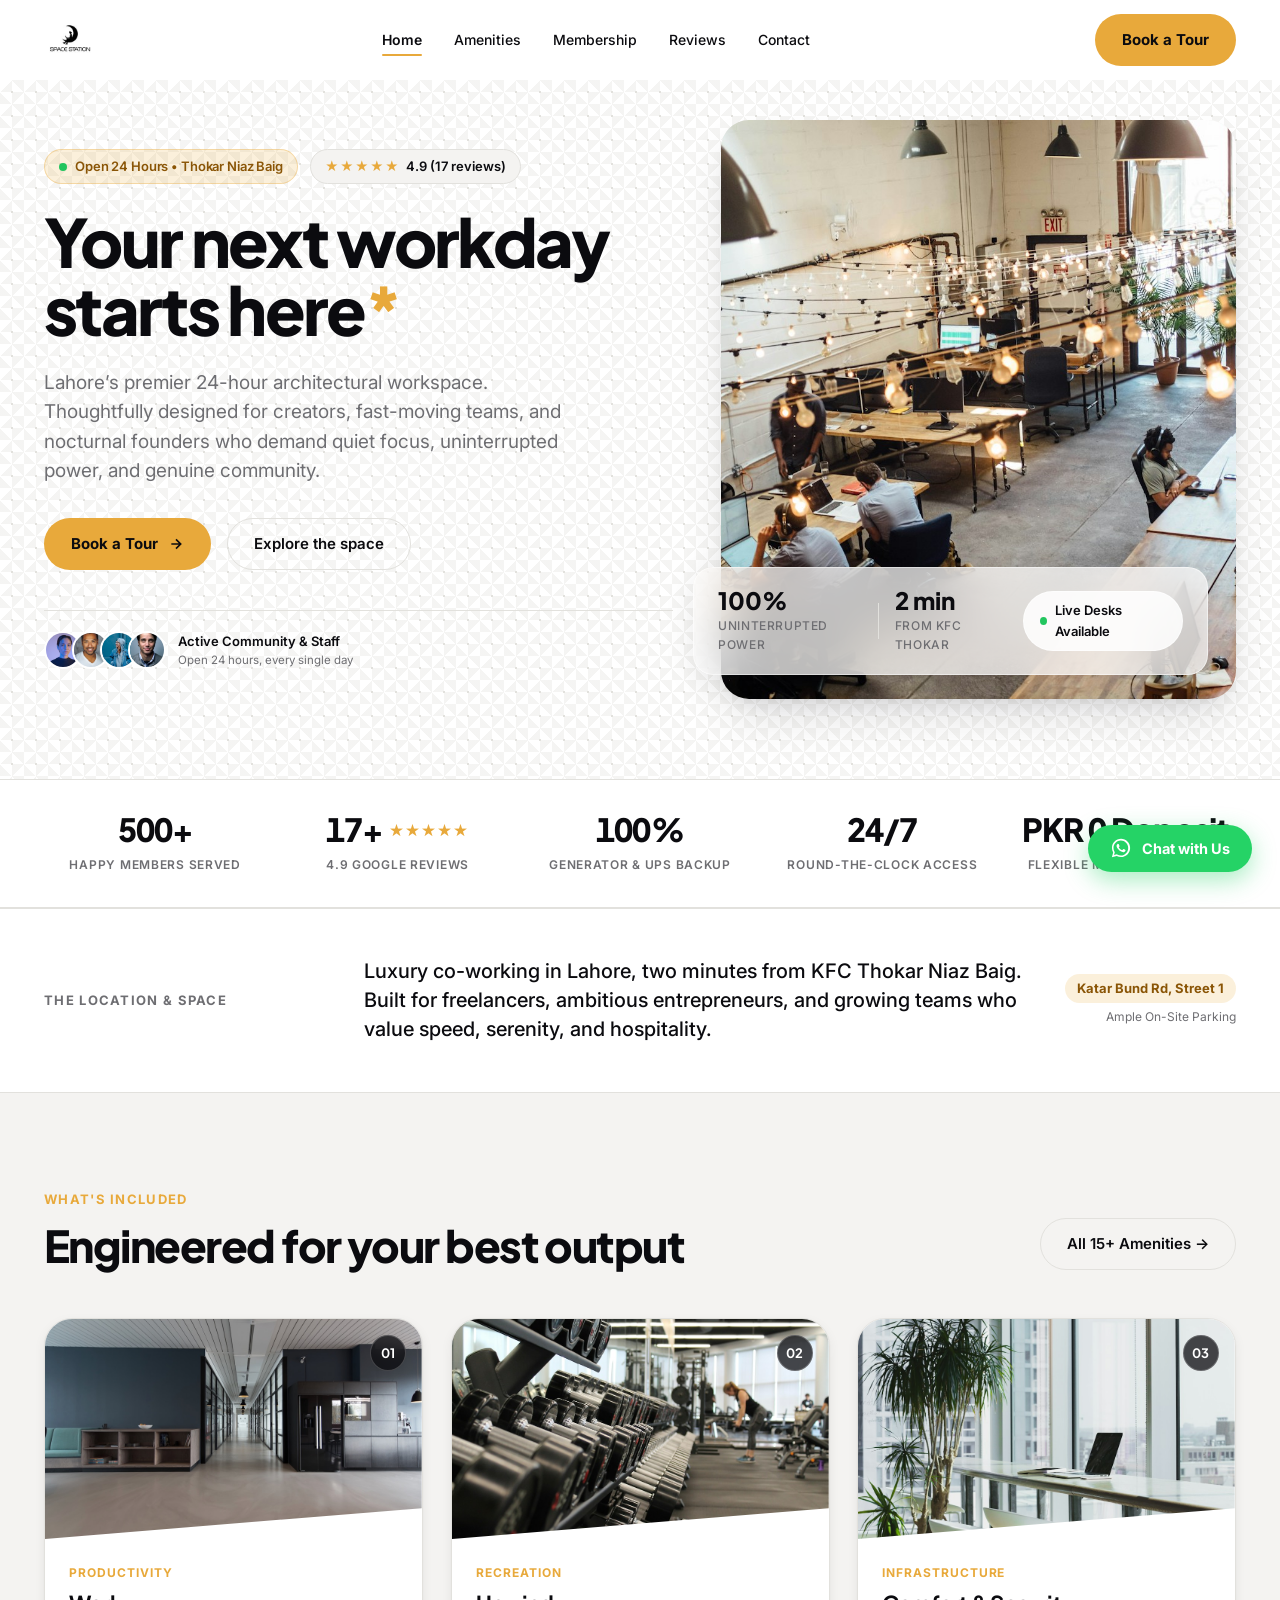
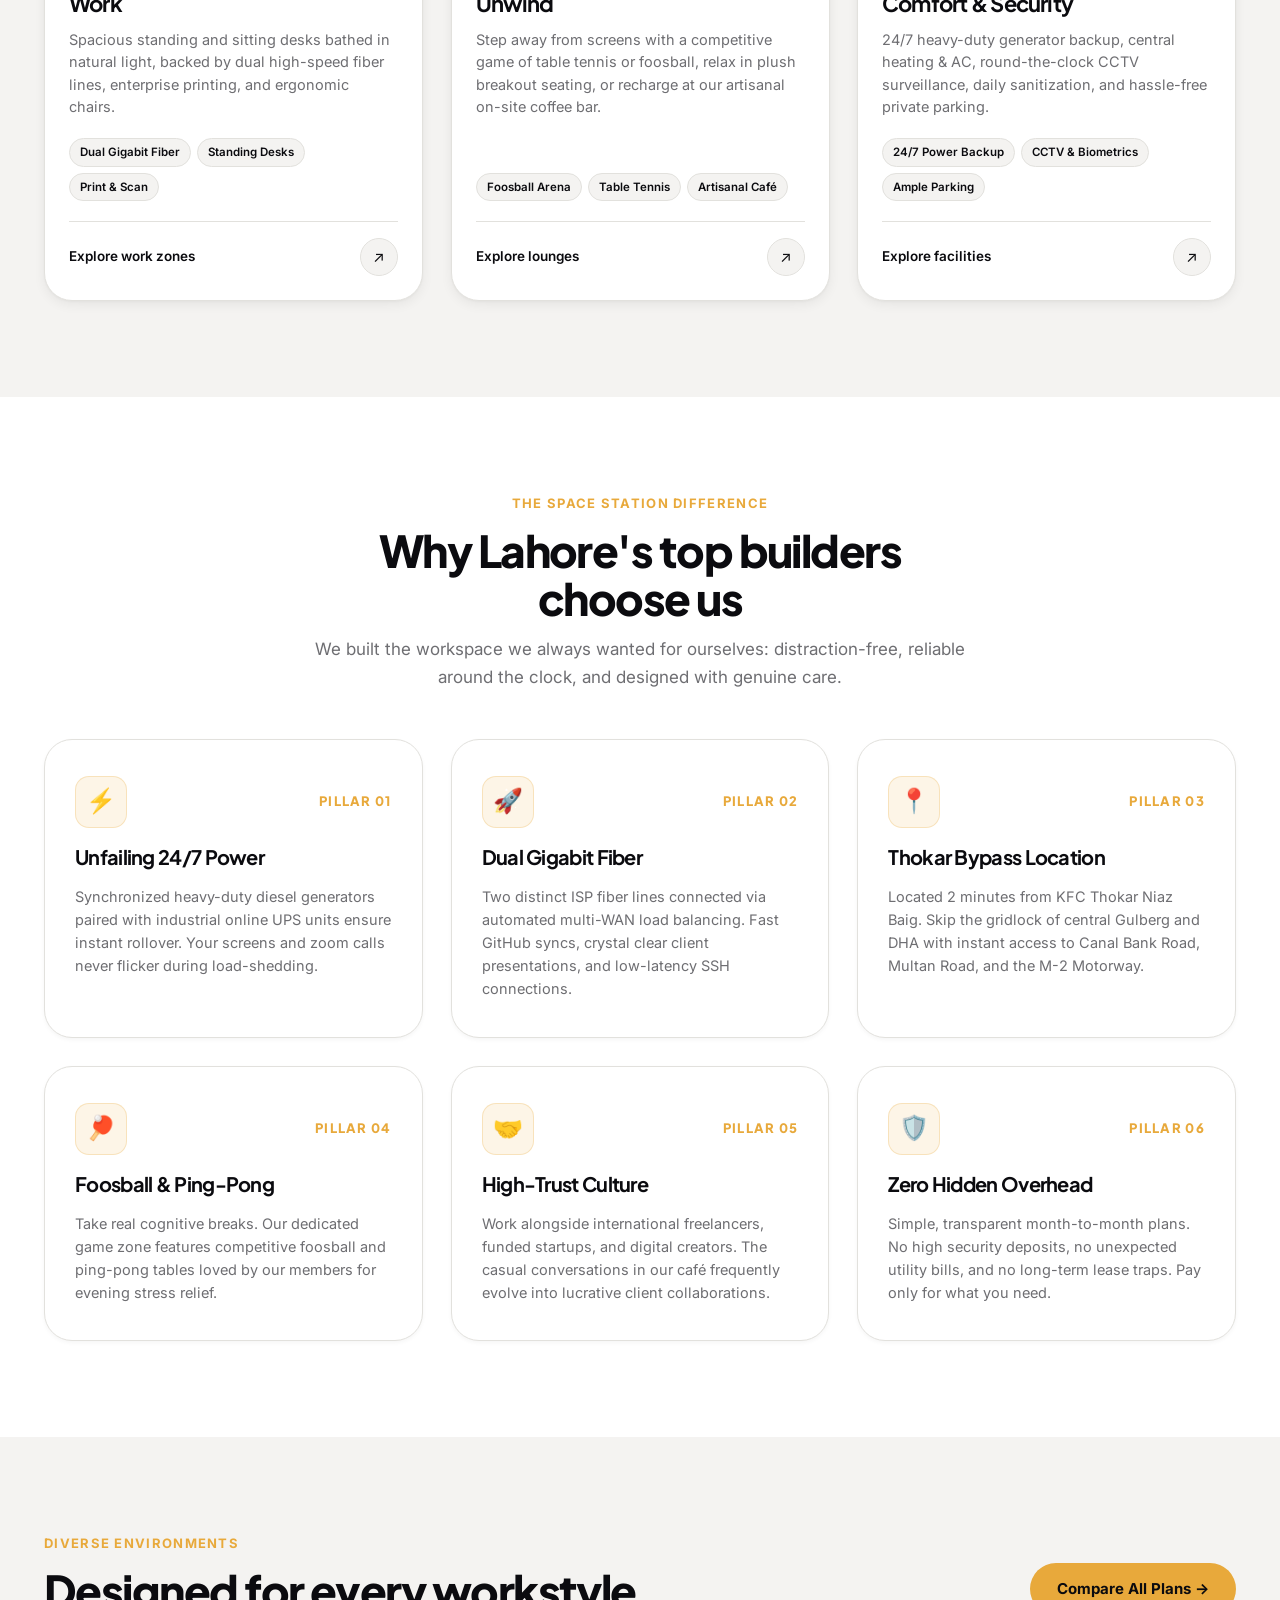
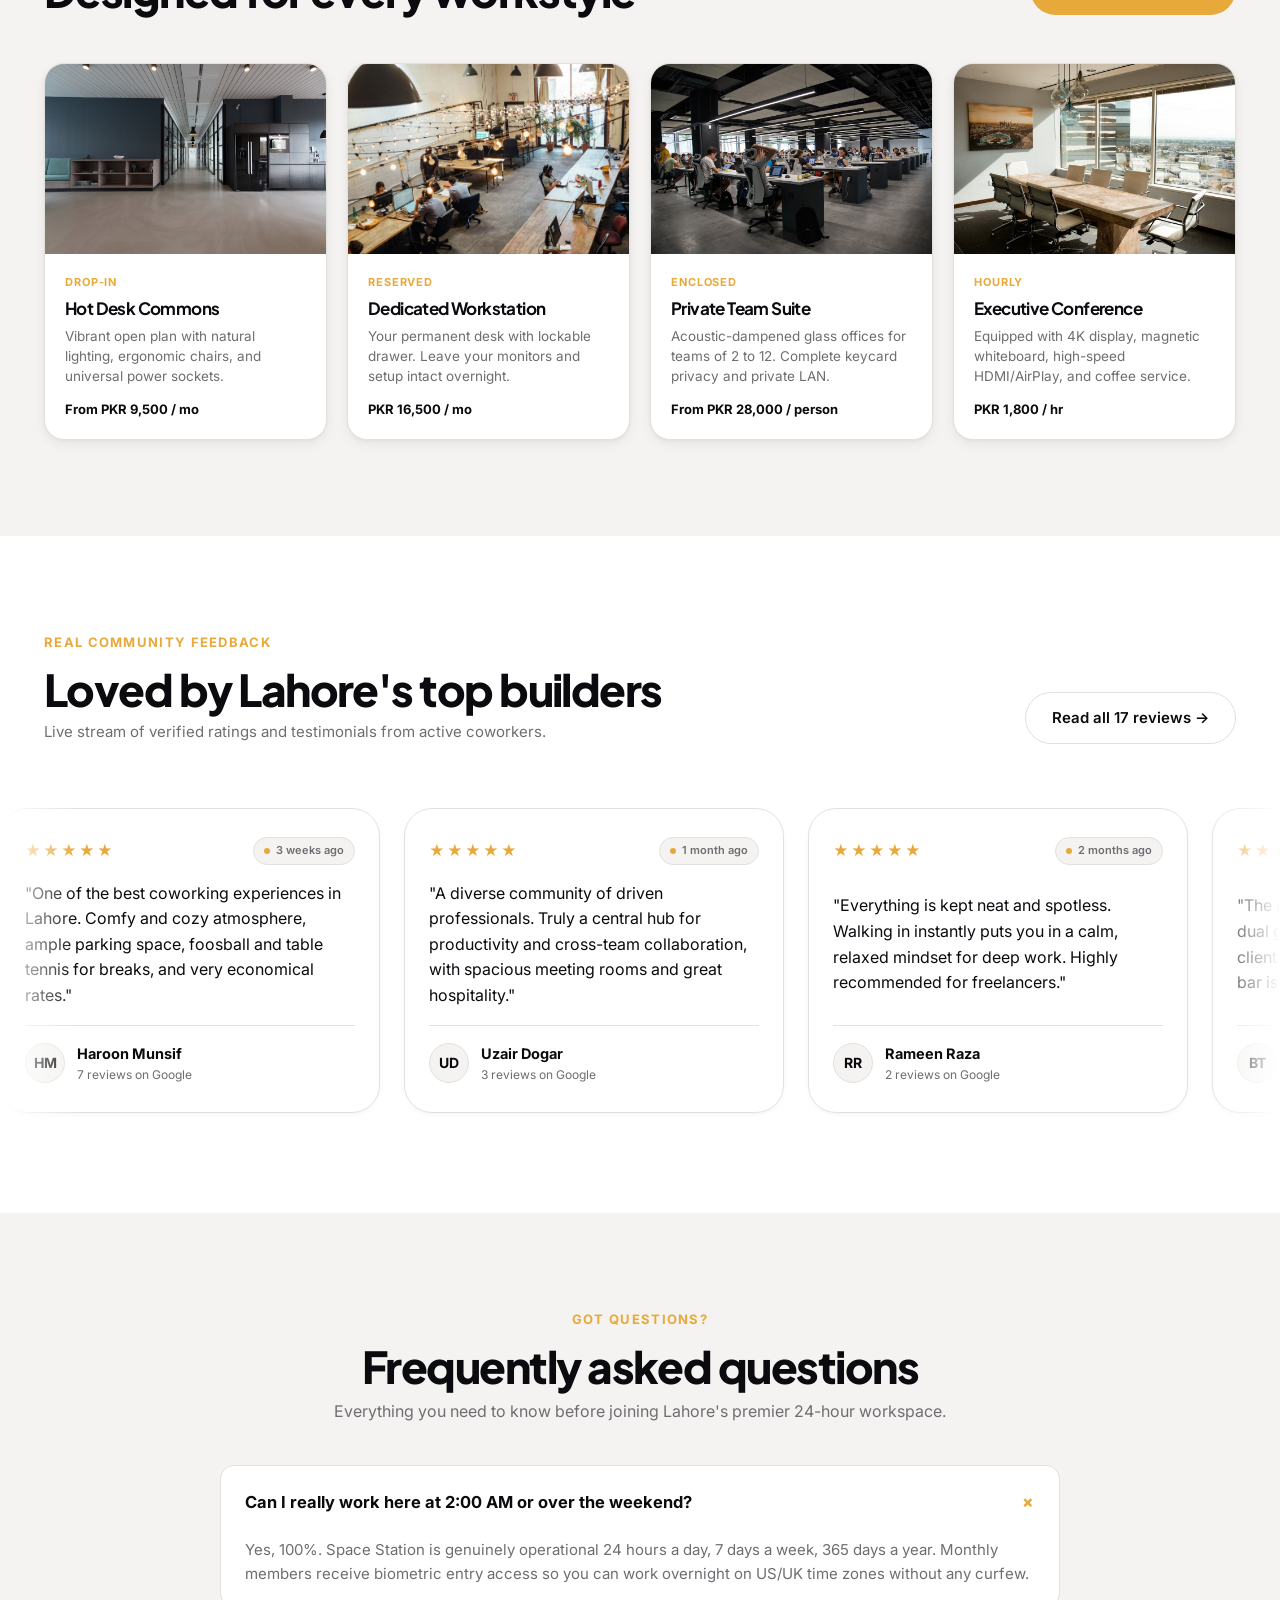
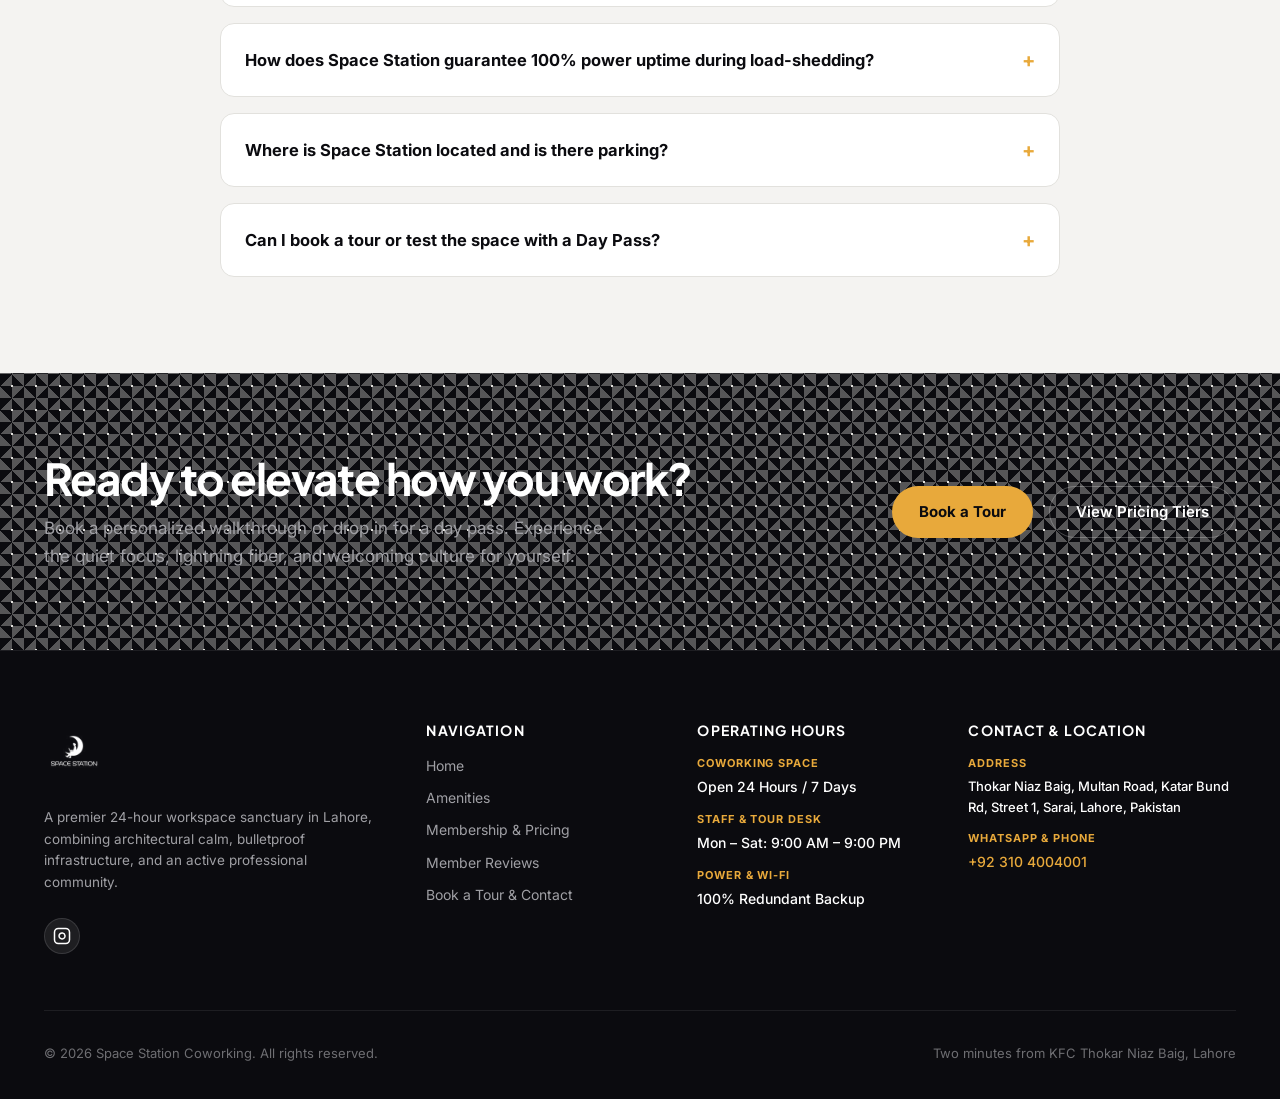
<file: index.html>
<!DOCTYPE html>
<html lang="en">
<head>
  <meta charset="UTF-8">
  <meta name="viewport" content="width=device-width, initial-scale=1.0">
  <title>Space Station — 24-Hour Luxury Coworking Space in Lahore</title>
  <meta name="description" content="Space Station is Lahore's premier 24-hour luxury coworking space near Thokar Niaz Baig. High-speed fiber Wi-Fi, ergonomic desks, private offices, foosball, and café. Rated 4.9 on Google.">
  
  <!-- Open Graph / Meta -->
  <meta property="og:type" content="website">
  <meta property="og:title" content="Space Station — 24-Hour Luxury Coworking Space in Lahore">
  <meta property="og:description" content="Productive, calm, and open 24/7. Hot desks, dedicated offices, meeting rooms, and vibrant community 2 minutes from KFC Thokar Niaz Baig.">
  <meta property="og:image" content="assets/images/hero-coworking.jpg">
  <meta property="og:url" content="https://spacestation.pk/">

  <!-- Stylesheets -->
  <link rel="stylesheet" href="assets/css/style.css?v=1.1">
  
  <!-- LocalBusiness Schema (JSON-LD) -->
  <script type="application/ld+json">
  {
    "@context": "https://schema.org",
    "@type": "CoworkingSpace",
    "name": "Space Station Coworking",
    "image": "https://spacestation.pk/assets/images/hero-coworking.jpg",
    "telephone": "+923104004001",
    "address": {
      "@type": "PostalAddress",
      "streetAddress": "Multan Road, Katar Bund Rd, Street 1, Sarai",
      "addressLocality": "Lahore",
      "addressRegion": "Punjab",
      "postalCode": "54000",
      "addressCountry": "PK"
    },
    "geo": {
      "@type": "GeoCoordinates",
      "latitude": 31.4705,
      "longitude": 74.2405
    },
    "openingHoursSpecification": {
      "@type": "OpeningHoursSpecification",
      "dayOfWeek": [
        "Monday", "Tuesday", "Wednesday", "Thursday", "Friday", "Saturday", "Sunday"
      ],
      "opens": "00:00",
      "closes": "23:59"
    },
    "aggregateRating": {
      "@type": "AggregateRating",
      "ratingValue": "4.9",
      "reviewCount": "17"
    },
    "priceRange": "PKR 900 - 28000"
  }
  </script>
</head>
<body>

  <!-- Sticky Global Header -->
  <header class="site-header" role="banner">
    <div class="container header-inner">
      <a href="index.html" class="brand-link" aria-label="Space Station Home">
        <img src="assets/images/logo.png" alt="Space Station Coworking" class="brand-logo-img">
      </a>

      <nav class="site-nav" aria-label="Primary Navigation">
        <ul class="nav-menu">
          <li><a href="index.html" class="nav-link active">Home</a></li>
          <li><a href="amenities.html" class="nav-link">Amenities</a></li>
          <li><a href="membership.html" class="nav-link">Membership</a></li>
          <li><a href="reviews.html" class="nav-link">Reviews</a></li>
          <li><a href="contact.html" class="nav-link">Contact</a></li>
        </ul>
      </nav>

      <div class="header-actions">
        <a href="contact.html" class="btn btn-moonlight">Book a Tour</a>
        <button class="mobile-menu-btn" aria-label="Toggle navigation menu" aria-expanded="false">
          <svg width="24" height="24" viewBox="0 0 24 24" fill="none" stroke="currentColor" stroke-width="2">
            <path d="M4 6h16M4 12h16M4 18h16"/>
          </svg>
        </button>
      </div>
    </div>
  </header>

  <main id="main-content">
    <!-- Hero Section (SureGuard Reference Style) -->
    <section class="hero pattern-crosshatch" aria-labelledby="hero-heading">
      <div class="container">
        <div class="hero-grid">
          
          <!-- Hero Text Content -->
          <div class="hero-content">
            <div class="hero-badge-row">
              <span class="badge badge-moonlight">
                <span class="pulse-dot"></span> Open 24 Hours • Thokar Niaz Baig
              </span>
              <div class="rating-pill">
                <span class="stars">★★★★★</span>
                <span>4.9 (17 reviews)</span>
              </div>
            </div>

            <h1 id="hero-heading" class="hero-title">
              Your next workday starts here<span class="asterisk">*</span>
            </h1>

            <p class="hero-description">
              Lahore’s premier 24-hour architectural workspace. Thoughtfully designed for creators, fast-moving teams, and nocturnal founders who demand quiet focus, uninterrupted power, and genuine community.
            </p>

            <div class="hero-cta-group">
              <a href="contact.html" class="btn btn-moonlight">
                Book a Tour
                <svg width="16" height="16" viewBox="0 0 24 24" fill="none" stroke="currentColor" stroke-width="2.5"><path d="M5 12h14M12 5l7 7-7 7"/></svg>
              </a>
              <a href="amenities.html" class="btn btn-outline">
                Explore the space
              </a>
            </div>

            <!-- Avatar Stack Trust Element -->
            <div class="hero-trust-bar">
              <div class="avatar-stack-wrap">
                <div class="avatar-stack">
                  <img src="assets/images/avatar-1.jpg" alt="Active Coworker" width="38" height="38">
                  <img src="assets/images/avatar-2.jpg" alt="Active Coworker" width="38" height="38">
                  <img src="assets/images/avatar-3.jpg" alt="Active Coworker" width="38" height="38">
                  <img src="assets/images/avatar-4.jpg" alt="Community Host" width="38" height="38">
                </div>
                <div class="avatar-caption">
                  Active Community & Staff
                  <div style="font-size: 11.5px; color: var(--color-muted); font-weight: 400;">Open 24 hours, every single day</div>
                </div>
              </div>
            </div>

          </div>

          <!-- Hero Visual with Frosted Glass Panel -->
          <div class="hero-visual">
            <div class="hero-image-frame">
              <img src="assets/images/hero-coworking.jpg" alt="Space Station Coworking Interior with Natural Light" width="700" height="780" fetchpriority="high">
            </div>

            <!-- Liquid Glass Floating Stat Card -->
            <div class="hero-glass-card liquid-glass">
              <div class="hero-glass-stat">
                <span class="num">100%</span>
                <span class="lbl">Uninterrupted Power</span>
              </div>
              <div style="width: 1px; height: 36px; background-color: var(--color-line);"></div>
              <div class="hero-glass-stat">
                <span class="num">2 min</span>
                <span class="lbl">From KFC Thokar</span>
              </div>
              <div class="hero-glass-badge">
                <span class="pulse-dot"></span> Live Desks Available
              </div>
            </div>
          </div>

        </div>
      </div>
    </section>

    <!-- Key Metrics Ribbon with Dynamic Counting Animation -->
    <div class="stats-ribbon">
      <div class="container">
        <div class="stats-ribbon-grid">
          <div class="stats-ribbon-item">
            <span class="stats-ribbon-value"><span class="stat-counter" data-target="500" data-suffix="+">500+</span></span>
            <span class="stats-ribbon-label">Happy Members Served</span>
          </div>
          <div class="stats-ribbon-item">
            <span class="stats-ribbon-value"><span class="stat-counter" data-target="17" data-suffix="+">17+</span> <span class="stats-star-badge">★★★★★</span></span>
            <span class="stats-ribbon-label">4.9 Google Reviews</span>
          </div>
          <div class="stats-ribbon-item">
            <span class="stats-ribbon-value"><span class="stat-counter" data-target="100" data-suffix="%">100%</span></span>
            <span class="stats-ribbon-label">Generator & UPS Backup</span>
          </div>
          <div class="stats-ribbon-item">
            <span class="stats-ribbon-value"><span class="stat-counter" data-target="24" data-suffix="/7">24/7</span></span>
            <span class="stats-ribbon-label">Round-the-Clock Access</span>
          </div>
          <div class="stats-ribbon-item">
            <span class="stats-ribbon-value"><span class="stat-counter" data-target="0" data-prefix="PKR " data-suffix=" Deposit">0 Deposit</span></span>
            <span class="stats-ribbon-label">Flexible Month-to-Month</span>
          </div>
        </div>
      </div>
    </div>

    <!-- Condensed About Strip -->
    <section class="about-strip" aria-label="About Space Station">
      <div class="container">
        <div class="about-strip-grid">
          <div class="about-strip-label">
            The Location & Space
          </div>
          <div class="about-strip-text">
            Luxury co-working in Lahore, two minutes from KFC Thokar Niaz Baig. Built for freelancers, ambitious entrepreneurs, and growing teams who value speed, serenity, and hospitality.
          </div>
          <div class="about-strip-meta">
            <span class="about-strip-distance">Katar Bund Rd, Street 1</span>
            <span style="font-size: 12px; color: var(--color-muted);">Ample On-Site Parking</span>
          </div>
        </div>
      </div>
    </section>

    <!-- Numbered Horizontal Cards: What's Included (SureGuard Reference: 01, 02, 03) -->
    <section class="section section-fog" aria-labelledby="features-heading">
      <div class="container">
        <div class="cards-row-header">
          <div>
            <span class="section-eyebrow">What's Included</span>
            <h2 id="features-heading" class="section-title">Engineered for your best output</h2>
          </div>
          <a href="amenities.html" class="btn btn-outline" style="align-self: flex-end;">
            All 15+ Amenities →
          </a>
        </div>

        <div class="cards-grid">
          
          <!-- Card 01: Work -->
          <article class="tilt-card" tabindex="0">
            <div class="card-media-wrap">
              <img src="assets/images/amenity-work.jpg" alt="Dedicated workstations and high speed internet" loading="lazy" width="400" height="240">
              <span class="card-number-badge">01</span>
            </div>
            <div class="card-body">
              <span class="card-category">Productivity</span>
              <h3 class="card-heading">Work</h3>
              <p class="card-text">
                Spacious standing and sitting desks bathed in natural light, backed by dual high-speed fiber lines, enterprise printing, and ergonomic chairs.
              </p>
              <div class="card-feature-pills">
                <span class="pill-small">Dual Gigabit Fiber</span>
                <span class="pill-small">Standing Desks</span>
                <span class="pill-small">Print & Scan</span>
              </div>
              <div class="card-action-bar">
                <span class="card-action-text">Explore work zones</span>
                <a href="amenities.html#work" class="circular-arrow-btn" aria-label="Explore work zones">↗</a>
              </div>
            </div>
          </article>

          <!-- Card 02: Unwind -->
          <article class="tilt-card" tabindex="0">
            <div class="card-media-wrap">
              <img src="assets/images/recreation-games.jpg" alt="Foosball table and breakout lounge" loading="lazy" width="400" height="240">
              <span class="card-number-badge">02</span>
            </div>
            <div class="card-body">
              <span class="card-category">Recreation</span>
              <h3 class="card-heading">Unwind</h3>
              <p class="card-text">
                Step away from screens with a competitive game of table tennis or foosball, relax in plush breakout seating, or recharge at our artisanal on-site coffee bar.
              </p>
              <div class="card-feature-pills">
                <span class="pill-small">Foosball Arena</span>
                <span class="pill-small">Table Tennis</span>
                <span class="pill-small">Artisanal Café</span>
              </div>
              <div class="card-action-bar">
                <span class="card-action-text">Explore lounges</span>
                <a href="amenities.html#unwind" class="circular-arrow-btn" aria-label="Explore lounges">↗</a>
              </div>
            </div>
          </article>

          <!-- Card 03: Comfort & Security -->
          <article class="tilt-card" tabindex="0">
            <div class="card-media-wrap">
              <img src="assets/images/amenity-comfort.jpg" alt="Climate controlled executive workspace" loading="lazy" width="400" height="240">
              <span class="card-number-badge">03</span>
            </div>
            <div class="card-body">
              <span class="card-category">Infrastructure</span>
              <h3 class="card-heading">Comfort & Security</h3>
              <p class="card-text">
                24/7 heavy-duty generator backup, central heating & AC, round-the-clock CCTV surveillance, daily sanitization, and hassle-free private parking.
              </p>
              <div class="card-feature-pills">
                <span class="pill-small">24/7 Power Backup</span>
                <span class="pill-small">CCTV & Biometrics</span>
                <span class="pill-small">Ample Parking</span>
              </div>
              <div class="card-action-bar">
                <span class="card-action-text">Explore facilities</span>
                <a href="amenities.html#comfort" class="circular-arrow-btn" aria-label="Explore facilities">↗</a>
              </div>
            </div>
          </article>

        </div>
      </div>
    </section>

    <!-- Detailed Section: Why Choose Space Station (6 Pillars of Excellence) -->
    <section class="section" aria-labelledby="why-us-heading">
      <div class="container">
        <div style="text-align: center; max-width: 680px; margin: 0 auto 16px;">
          <span class="section-eyebrow">The Space Station Difference</span>
          <h2 id="why-us-heading" class="section-title">Why Lahore's top builders choose us</h2>
          <p style="margin-top: 12px; font-size: 17px;">
            We built the workspace we always wanted for ourselves: distraction-free, reliable around the clock, and designed with genuine care.
          </p>
        </div>

        <div class="why-us-grid">
          
          <div class="why-us-card">
            <div style="display: flex; justify-content: space-between; align-items: center;">
              <div class="why-us-icon-bubble">⚡</div>
              <span class="why-us-number">Pillar 01</span>
            </div>
            <h3 class="why-us-title">Unfailing 24/7 Power</h3>
            <p class="why-us-desc">
              Synchronized heavy-duty diesel generators paired with industrial online UPS units ensure instant rollover. Your screens and zoom calls never flicker during load-shedding.
            </p>
          </div>

          <div class="why-us-card">
            <div style="display: flex; justify-content: space-between; align-items: center;">
              <div class="why-us-icon-bubble">🚀</div>
              <span class="why-us-number">Pillar 02</span>
            </div>
            <h3 class="why-us-title">Dual Gigabit Fiber</h3>
            <p class="why-us-desc">
              Two distinct ISP fiber lines connected via automated multi-WAN load balancing. Fast GitHub syncs, crystal clear client presentations, and low-latency SSH connections.
            </p>
          </div>

          <div class="why-us-card">
            <div style="display: flex; justify-content: space-between; align-items: center;">
              <div class="why-us-icon-bubble">📍</div>
              <span class="why-us-number">Pillar 03</span>
            </div>
            <h3 class="why-us-title">Thokar Bypass Location</h3>
            <p class="why-us-desc">
              Located 2 minutes from KFC Thokar Niaz Baig. Skip the gridlock of central Gulberg and DHA with instant access to Canal Bank Road, Multan Road, and the M-2 Motorway.
            </p>
          </div>

          <div class="why-us-card">
            <div style="display: flex; justify-content: space-between; align-items: center;">
              <div class="why-us-icon-bubble">🏓</div>
              <span class="why-us-number">Pillar 04</span>
            </div>
            <h3 class="why-us-title">Foosball & Ping-Pong</h3>
            <p class="why-us-desc">
              Take real cognitive breaks. Our dedicated game zone features competitive foosball and ping-pong tables loved by our members for evening stress relief.
            </p>
          </div>

          <div class="why-us-card">
            <div style="display: flex; justify-content: space-between; align-items: center;">
              <div class="why-us-icon-bubble">🤝</div>
              <span class="why-us-number">Pillar 05</span>
            </div>
            <h3 class="why-us-title">High-Trust Culture</h3>
            <p class="why-us-desc">
              Work alongside international freelancers, funded startups, and digital creators. The casual conversations in our café frequently evolve into lucrative client collaborations.
            </p>
          </div>

          <div class="why-us-card">
            <div style="display: flex; justify-content: space-between; align-items: center;">
              <div class="why-us-icon-bubble">🛡️</div>
              <span class="why-us-number">Pillar 06</span>
            </div>
            <h3 class="why-us-title">Zero Hidden Overhead</h3>
            <p class="why-us-desc">
              Simple, transparent month-to-month plans. No high security deposits, no unexpected utility bills, and no long-term lease traps. Pay only for what you need.
            </p>
          </div>

        </div>
      </div>
    </section>

    <!-- Workstyle Visual Zones -->
    <section class="section section-fog" aria-labelledby="zones-heading">
      <div class="container">
        <div style="display: flex; justify-content: space-between; align-items: flex-end; flex-wrap: wrap; gap: 20px;">
          <div>
            <span class="section-eyebrow">Diverse Environments</span>
            <h2 id="zones-heading" class="section-title">Designed for every workstyle</h2>
          </div>
          <a href="membership.html" class="btn btn-moonlight">
            Compare All Plans →
          </a>
        </div>

        <div class="zones-grid">
          
          <div class="zone-card">
            <div class="zone-img-wrap">
              <img src="assets/images/amenity-work.jpg" alt="Open Hot Desk Area" loading="lazy" width="300" height="190">
            </div>
            <div class="zone-content">
              <span style="font-size: 11px; text-transform: uppercase; letter-spacing: 0.08em; font-weight: 700; color: var(--color-moonlight);">Drop-In</span>
              <h3 class="zone-title">Hot Desk Commons</h3>
              <p class="zone-desc">Vibrant open plan with natural lighting, ergonomic chairs, and universal power sockets.</p>
              <div style="font-size: 13px; font-weight: 700; color: var(--color-ink); margin-top: 4px;">From PKR 9,500 / mo</div>
            </div>
          </div>

          <div class="zone-card">
            <div class="zone-img-wrap">
              <img src="assets/images/hero-coworking.jpg" alt="Dedicated Desk Station" loading="lazy" width="300" height="190">
            </div>
            <div class="zone-content">
              <span style="font-size: 11px; text-transform: uppercase; letter-spacing: 0.08em; font-weight: 700; color: var(--color-moonlight);">Reserved</span>
              <h3 class="zone-title">Dedicated Workstation</h3>
              <p class="zone-desc">Your permanent desk with lockable drawer. Leave your monitors and setup intact overnight.</p>
              <div style="font-size: 13px; font-weight: 700; color: var(--color-ink); margin-top: 4px;">PKR 16,500 / mo</div>
            </div>
          </div>

          <div class="zone-card">
            <div class="zone-img-wrap">
              <img src="assets/images/private-office.jpg" alt="Private Team Office" loading="lazy" width="300" height="190">
            </div>
            <div class="zone-content">
              <span style="font-size: 11px; text-transform: uppercase; letter-spacing: 0.08em; font-weight: 700; color: var(--color-moonlight);">Enclosed</span>
              <h3 class="zone-title">Private Team Suite</h3>
              <p class="zone-desc">Acoustic-dampened glass offices for teams of 2 to 12. Complete keycard privacy and private LAN.</p>
              <div style="font-size: 13px; font-weight: 700; color: var(--color-ink); margin-top: 4px;">From PKR 28,000 / person</div>
            </div>
          </div>

          <div class="zone-card">
            <div class="zone-img-wrap">
              <img src="assets/images/meeting-room.jpg" alt="Conference and Pitch Room" loading="lazy" width="300" height="190">
            </div>
            <div class="zone-content">
              <span style="font-size: 11px; text-transform: uppercase; letter-spacing: 0.08em; font-weight: 700; color: var(--color-moonlight);">Hourly</span>
              <h3 class="zone-title">Executive Conference</h3>
              <p class="zone-desc">Equipped with 4K display, magnetic whiteboard, high-speed HDMI/AirPlay, and coffee service.</p>
              <div style="font-size: 13px; font-weight: 700; color: var(--color-ink); margin-top: 4px;">PKR 1,800 / hr</div>
            </div>
          </div>

        </div>
      </div>
    </section>

    <!-- Reviews Preview Section with Left-to-Right Gliding Animation -->
    <section class="section reviews-section-stream" aria-labelledby="reviews-preview-heading">
      <div class="container">
        <div class="cards-row-header">
          <div>
            <span class="section-eyebrow">Real Community Feedback</span>
            <h2 id="reviews-preview-heading" class="section-title">Loved by Lahore's top builders</h2>
            <p style="margin-top: 6px; color: var(--color-muted); font-size: 15px;">Live stream of verified ratings and testimonials from active coworkers.</p>
          </div>
          <a href="reviews.html" class="btn btn-outline" style="align-self: flex-end;">
            Read all 17 reviews →
          </a>
        </div>
      </div>

      <!-- Animated Left-to-Right Reviews Stream -->
      <div class="reviews-stream-outer" aria-label="Customer Reviews Slider">
        <div class="reviews-stream-track">
          <!-- Item 1 -->
          <article class="review-card review-stream-card">
            <div class="review-card-head">
              <div class="review-stars">★★★★★</div>
              <div class="review-date-badge" title="Verified Google Review">
                <span class="date-pulse"></span>
                <span class="date-label">3 weeks ago</span>
              </div>
            </div>
            <blockquote class="review-quote">
              "One of the best coworking experiences in Lahore. Comfy and cozy atmosphere, ample parking space, foosball and table tennis for breaks, and very economical rates."
            </blockquote>
            <div class="review-author">
              <div class="author-initials">HM</div>
              <div class="author-meta">
                <span class="author-name">Haroon Munsif</span>
                <span class="author-sub">7 reviews on Google</span>
              </div>
            </div>
          </article>

          <!-- Item 2 -->
          <article class="review-card review-stream-card">
            <div class="review-card-head">
              <div class="review-stars">★★★★★</div>
              <div class="review-date-badge" title="Verified Google Review">
                <span class="date-pulse"></span>
                <span class="date-label">1 month ago</span>
              </div>
            </div>
            <blockquote class="review-quote">
              "A diverse community of driven professionals. Truly a central hub for productivity and cross-team collaboration, with spacious meeting rooms and great hospitality."
            </blockquote>
            <div class="review-author">
              <div class="author-initials">UD</div>
              <div class="author-meta">
                <span class="author-name">Uzair Dogar</span>
                <span class="author-sub">3 reviews on Google</span>
              </div>
            </div>
          </article>

          <!-- Item 3 -->
          <article class="review-card review-stream-card">
            <div class="review-card-head">
              <div class="review-stars">★★★★★</div>
              <div class="review-date-badge" title="Verified Google Review">
                <span class="date-pulse"></span>
                <span class="date-label">2 months ago</span>
              </div>
            </div>
            <blockquote class="review-quote">
              "Everything is kept neat and spotless. Walking in instantly puts you in a calm, relaxed mindset for deep work. Highly recommended for freelancers."
            </blockquote>
            <div class="review-author">
              <div class="author-initials">RR</div>
              <div class="author-meta">
                <span class="author-name">Rameen Raza</span>
                <span class="author-sub">2 reviews on Google</span>
              </div>
            </div>
          </article>

          <!-- Item 4 -->
          <article class="review-card review-stream-card">
            <div class="review-card-head">
              <div class="review-stars">★★★★★</div>
              <div class="review-date-badge" title="Verified Google Review">
                <span class="date-pulse"></span>
                <span class="date-label">2 weeks ago</span>
              </div>
            </div>
            <blockquote class="review-quote">
              "The uninterrupted generator backup and dual gigabit fiber make night shifts on US client projects totally stress-free. The coffee bar is an absolute lifesaver."
            </blockquote>
            <div class="review-author">
              <div class="author-initials">BT</div>
              <div class="author-meta">
                <span class="author-name">Bilal Tariq</span>
                <span class="author-sub">Software Architect • Google Review</span>
              </div>
            </div>
          </article>

          <!-- Item 5 -->
          <article class="review-card review-stream-card">
            <div class="review-card-head">
              <div class="review-stars">★★★★★</div>
              <div class="review-date-badge" title="Verified Google Review">
                <span class="date-pulse"></span>
                <span class="date-label">3 weeks ago</span>
              </div>
            </div>
            <blockquote class="review-quote">
              "The ergonomic mesh chairs, clean natural lighting, and soundproof phone booths make long design sprints feel effortless. Easily the best workspace near Thokar."
            </blockquote>
            <div class="review-author">
              <div class="author-initials">AK</div>
              <div class="author-meta">
                <span class="author-name">Ayesha Khan</span>
                <span class="author-sub">Product Designer • Google Review</span>
              </div>
            </div>
          </article>

          <!-- Item 6 -->
          <article class="review-card review-stream-card">
            <div class="review-card-head">
              <div class="review-stars">★★★★★</div>
              <div class="review-date-badge" title="Verified Google Review">
                <span class="date-pulse"></span>
                <span class="date-label">1 month ago</span>
              </div>
            </div>
            <blockquote class="review-quote">
              "We moved our 4-person engineering team into a private office suite here. Zero security deposit hassles, transparent pricing, and genuine 24/7 biometric keycard access."
            </blockquote>
            <div class="review-author">
              <div class="author-initials">ZS</div>
              <div class="author-meta">
                <span class="author-name">Zaid Sheikh</span>
                <span class="author-sub">Startup Founder • Google Review</span>
              </div>
            </div>
          </article>

          <!-- DUPLICATE SET (Items 1-6) for Seamless Infinite Left-to-Right Loop -->
          <article class="review-card review-stream-card" aria-hidden="true">
            <div class="review-card-head">
              <div class="review-stars">★★★★★</div>
              <div class="review-date-badge">
                <span class="date-pulse"></span>
                <span class="date-label">3 weeks ago</span>
              </div>
            </div>
            <blockquote class="review-quote">
              "One of the best coworking experiences in Lahore. Comfy and cozy atmosphere, ample parking space, foosball and table tennis for breaks, and very economical rates."
            </blockquote>
            <div class="review-author">
              <div class="author-initials">HM</div>
              <div class="author-meta">
                <span class="author-name">Haroon Munsif</span>
                <span class="author-sub">7 reviews on Google</span>
              </div>
            </div>
          </article>

          <article class="review-card review-stream-card" aria-hidden="true">
            <div class="review-card-head">
              <div class="review-stars">★★★★★</div>
              <div class="review-date-badge">
                <span class="date-pulse"></span>
                <span class="date-label">1 month ago</span>
              </div>
            </div>
            <blockquote class="review-quote">
              "A diverse community of driven professionals. Truly a central hub for productivity and cross-team collaboration, with spacious meeting rooms and great hospitality."
            </blockquote>
            <div class="review-author">
              <div class="author-initials">UD</div>
              <div class="author-meta">
                <span class="author-name">Uzair Dogar</span>
                <span class="author-sub">3 reviews on Google</span>
              </div>
            </div>
          </article>

          <article class="review-card review-stream-card" aria-hidden="true">
            <div class="review-card-head">
              <div class="review-stars">★★★★★</div>
              <div class="review-date-badge">
                <span class="date-pulse"></span>
                <span class="date-label">2 months ago</span>
              </div>
            </div>
            <blockquote class="review-quote">
              "Everything is kept neat and spotless. Walking in instantly puts you in a calm, relaxed mindset for deep work. Highly recommended for freelancers."
            </blockquote>
            <div class="review-author">
              <div class="author-initials">RR</div>
              <div class="author-meta">
                <span class="author-name">Rameen Raza</span>
                <span class="author-sub">2 reviews on Google</span>
              </div>
            </div>
          </article>

          <article class="review-card review-stream-card" aria-hidden="true">
            <div class="review-card-head">
              <div class="review-stars">★★★★★</div>
              <div class="review-date-badge">
                <span class="date-pulse"></span>
                <span class="date-label">2 weeks ago</span>
              </div>
            </div>
            <blockquote class="review-quote">
              "The uninterrupted generator backup and dual gigabit fiber make night shifts on US client projects totally stress-free. The coffee bar is an absolute lifesaver."
            </blockquote>
            <div class="review-author">
              <div class="author-initials">BT</div>
              <div class="author-meta">
                <span class="author-name">Bilal Tariq</span>
                <span class="author-sub">Software Architect • Google Review</span>
              </div>
            </div>
          </article>

          <article class="review-card review-stream-card" aria-hidden="true">
            <div class="review-card-head">
              <div class="review-stars">★★★★★</div>
              <div class="review-date-badge">
                <span class="date-pulse"></span>
                <span class="date-label">3 weeks ago</span>
              </div>
            </div>
            <blockquote class="review-quote">
              "The ergonomic mesh chairs, clean natural lighting, and soundproof phone booths make long design sprints feel effortless. Easily the best workspace near Thokar."
            </blockquote>
            <div class="review-author">
              <div class="author-initials">AK</div>
              <div class="author-meta">
                <span class="author-name">Ayesha Khan</span>
                <span class="author-sub">Product Designer • Google Review</span>
              </div>
            </div>
          </article>

          <article class="review-card review-stream-card" aria-hidden="true">
            <div class="review-card-head">
              <div class="review-stars">★★★★★</div>
              <div class="review-date-badge">
                <span class="date-pulse"></span>
                <span class="date-label">1 month ago</span>
              </div>
            </div>
            <blockquote class="review-quote">
              "We moved our 4-person engineering team into a private office suite here. Zero security deposit hassles, transparent pricing, and genuine 24/7 biometric keycard access."
            </blockquote>
            <div class="review-author">
              <div class="author-initials">ZS</div>
              <div class="author-meta">
                <span class="author-name">Zaid Sheikh</span>
                <span class="author-sub">Startup Founder • Google Review</span>
              </div>
            </div>
          </article>
        </div>
      </div>
    </section>

    <!-- Interactive FAQ Section on Homepage -->
    <section class="section section-fog" aria-labelledby="home-faq-heading">
      <div class="container">
        <div style="text-align: center; max-width: 640px; margin: 0 auto 16px;">
          <span class="section-eyebrow">Got Questions?</span>
          <h2 id="home-faq-heading" class="section-title">Frequently asked questions</h2>
          <p style="margin-top: 8px;">Everything you need to know before joining Lahore's premier 24-hour workspace.</p>
        </div>

        <div class="faq-grid">
          
          <div class="faq-item open">
            <button class="faq-question" type="button">
              <span>Can I really work here at 2:00 AM or over the weekend?</span>
              <span class="faq-toggle-icon">+</span>
            </button>
            <div class="faq-answer">
              Yes, 100%. Space Station is genuinely operational 24 hours a day, 7 days a week, 365 days a year. Monthly members receive biometric entry access so you can work overnight on US/UK time zones without any curfew.
            </div>
          </div>

          <div class="faq-item">
            <button class="faq-question" type="button">
              <span>How does Space Station guarantee 100% power uptime during load-shedding?</span>
              <span class="faq-toggle-icon">+</span>
            </button>
            <div class="faq-answer">
              We operate an enterprise-grade power system combining synchronized heavy-duty diesel generators and zero-latency industrial online UPS units. When grid power drops, the UPS sustains the load with zero millisecond disruption while the generator spins up automatically.
            </div>
          </div>

          <div class="faq-item">
            <button class="faq-question" type="button">
              <span>Where is Space Station located and is there parking?</span>
              <span class="faq-toggle-icon">+</span>
            </button>
            <div class="faq-answer">
              We are situated on Katar Bund Road, Street 1, Sarai, just 2 minutes from KFC Thokar Niaz Baig on Multan Road. We provide dedicated, protected parking inside our compound for cars and motorcycles.
            </div>
          </div>

          <div class="faq-item">
            <button class="faq-question" type="button">
              <span>Can I book a tour or test the space with a Day Pass?</span>
              <span class="faq-toggle-icon">+</span>
            </button>
            <div class="faq-answer">
              Yes! You can drop in any time or schedule a walkthrough via WhatsApp (+92 310 4004001). Day Passes are available for just PKR 900, which includes unlimited high-speed fiber, complimentary printing, and full lounge access.
            </div>
          </div>

        </div>
      </div>
    </section>

    <!-- Closing Call to Action Band (Ink background) -->
    <section class="cta-band pattern-crosshatch" aria-label="Book your visit">
      <div class="container">
        <div class="cta-band-inner">
          <div>
            <h2 class="cta-band-title">Ready to elevate how you work?</h2>
            <p class="cta-band-sub">
              Book a personalized walkthrough or drop in for a day pass. Experience the quiet focus, lightning fiber, and welcoming culture for yourself.
            </p>
          </div>
          <div style="display: flex; gap: 16px; flex-wrap: wrap;">
            <a href="contact.html" class="btn btn-moonlight">Book a Tour</a>
            <a href="membership.html" class="btn btn-outline-white">View Pricing Tiers</a>
          </div>
        </div>
      </div>
    </section>
  </main>

  <!-- Global Footer -->
  <footer class="site-footer" role="contentinfo">
    <div class="container">
      <div class="footer-top">
        
        <div class="footer-brand">
          <a href="index.html" class="brand-link" aria-label="Space Station Home">
            <img src="assets/images/logo.png" alt="Space Station Coworking" class="footer-logo-img">
          </a>
          <p style="font-size: 13.5px; color: #A0A0A5; line-height: 1.6; margin-top: 8px;">
            A premier 24-hour workspace sanctuary in Lahore, combining architectural calm, bulletproof infrastructure, and an active professional community.
          </p>
          <div class="social-row">
            <a href="#" class="social-icon-btn" aria-label="Space Station Instagram">
              <svg width="18" height="18" viewBox="0 0 24 24" fill="none" stroke="currentColor" stroke-width="2">
                <rect x="2" y="2" width="20" height="20" rx="5" ry="5"></rect>
                <path d="M16 11.37A4 4 0 1 1 12.63 8 4 4 0 0 1 16 11.37z"></path>
                <line x1="17.5" y1="6.5" x2="17.51" y2="6.5"></line>
              </svg>
            </a>
          </div>
        </div>

        <div>
          <h4 class="footer-title">Navigation</h4>
          <ul class="footer-links">
            <li><a href="index.html">Home</a></li>
            <li><a href="amenities.html">Amenities</a></li>
            <li><a href="membership.html">Membership & Pricing</a></li>
            <li><a href="reviews.html">Member Reviews</a></li>
            <li><a href="contact.html">Book a Tour & Contact</a></li>
          </ul>
        </div>

        <div>
          <h4 class="footer-title">Operating Hours</h4>
          <div class="footer-contact-item">
            <span class="footer-contact-label">Coworking Space</span>
            <span class="footer-contact-val">Open 24 Hours / 7 Days</span>
          </div>
          <div class="footer-contact-item">
            <span class="footer-contact-label">Staff & Tour Desk</span>
            <span class="footer-contact-val">Mon – Sat: 9:00 AM – 9:00 PM</span>
          </div>
          <div class="footer-contact-item">
            <span class="footer-contact-label">Power & Wi-Fi</span>
            <span class="footer-contact-val">100% Redundant Backup</span>
          </div>
        </div>

        <div>
          <h4 class="footer-title">Contact & Location</h4>
          <div class="footer-contact-item">
            <span class="footer-contact-label">Address</span>
            <span class="footer-contact-val" style="font-size: 13px;">
              Thokar Niaz Baig, Multan Road, Katar Bund Rd, Street 1, Sarai, Lahore, Pakistan
            </span>
          </div>
          <div class="footer-contact-item">
            <span class="footer-contact-label">WhatsApp & Phone</span>
            <a href="https://wa.me/923104004001" target="_blank" rel="noopener noreferrer" class="footer-contact-val" style="color: var(--color-moonlight);">+92 310 4004001</a>
          </div>
        </div>

      </div>

      <div class="footer-bottom">
        <div>
          © 2026 Space Station Coworking. All rights reserved.
        </div>
        <div>
          Two minutes from KFC Thokar Niaz Baig, Lahore
        </div>
      </div>
    </div>
  </footer>

  <!-- Floating WhatsApp Quick Button -->
  <a href="https://wa.me/923104004001?text=Hi%20Space%20Station%2C%20I%20would%20like%20to%20inquire%20about%20a%20workspace%20tour" target="_blank" rel="noopener noreferrer" class="floating-whatsapp-btn" aria-label="Chat on WhatsApp">
    <svg width="22" height="22" viewBox="0 0 24 24" fill="currentColor">
      <path d="M12.04 2c-5.46 0-9.91 4.45-9.91 9.91 0 1.75.46 3.45 1.32 4.95L2.05 22l5.25-1.38c1.45.79 3.08 1.21 4.74 1.21 5.46 0 9.91-4.45 9.91-9.91 0-5.46-4.45-9.92-9.91-9.92zM12.04 20.15c-1.48 0-2.93-.4-4.2-1.15l-.3-.18-3.12.82.83-3.04-.2-.31a7.92 7.92 0 0 1-1.22-4.38c0-4.41 3.59-8 8-8s8 3.59 8 8-3.59 8.24-7.99 8.24zm4.39-6.19c-.24-.12-1.42-.7-1.64-.78-.22-.08-.38-.12-.54.12-.16.24-.62.78-.76.94-.14.16-.28.18-.52.06-.24-.12-1.02-.38-1.94-1.2-.72-.64-1.2-1.43-1.34-1.67-.14-.24-.01-.37.11-.49.11-.11.24-.28.36-.42.12-.14.16-.24.24-.4.08-.16.04-.3-.02-.42-.06-.12-.54-1.3-.74-1.78-.2-.47-.4-.41-.54-.42l-.46-.01c-.16 0-.42.06-.64.3-.22.24-.84.82-.84 2s.86 2.32.98 2.48c.12.16 1.7 2.6 4.12 3.64.58.25 1.03.4 1.38.51.58.18 1.1.16 1.52.1.46-.07 1.42-.58 1.62-1.14.2-.56.2-1.04.14-1.14-.06-.1-.22-.16-.46-.28z"/>
    </svg>
    <span>Chat with Us</span>
  </a>

  <script src="assets/js/main.js"></script>
</body>
</html>
</file>
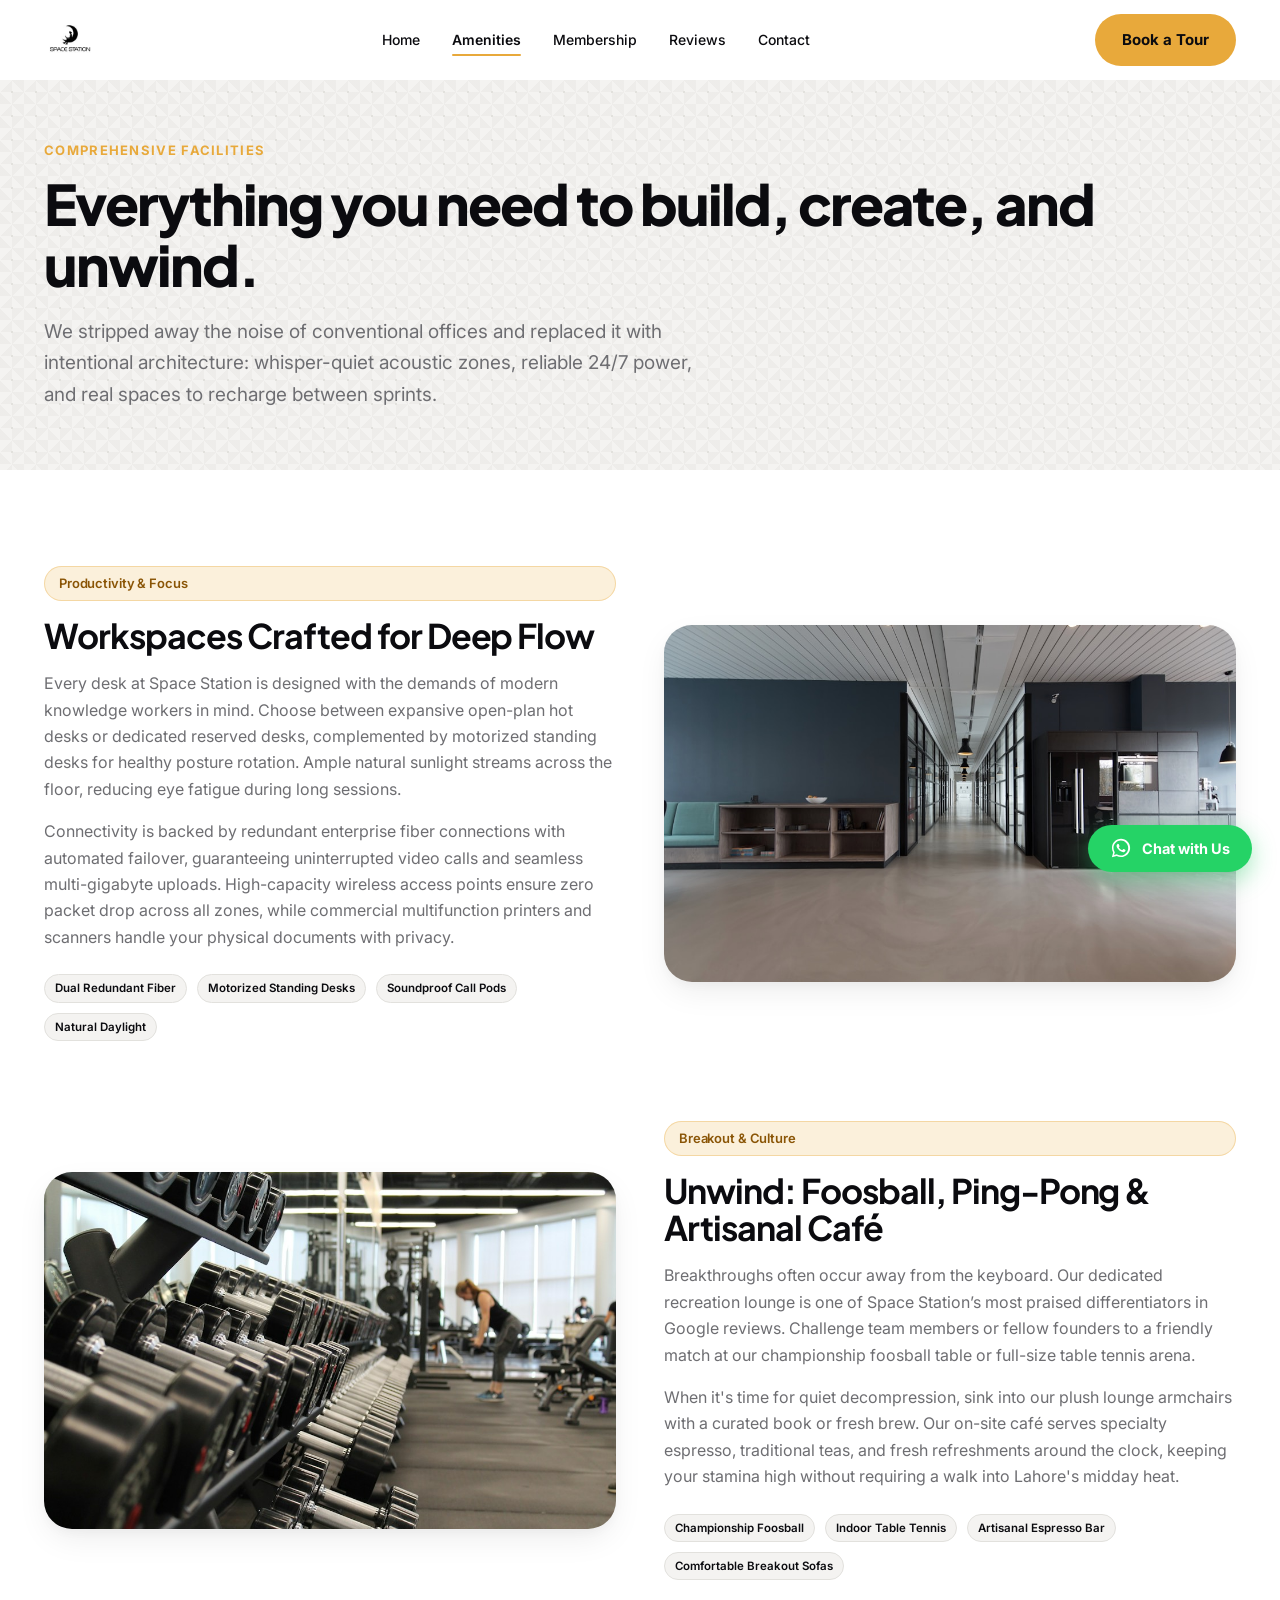
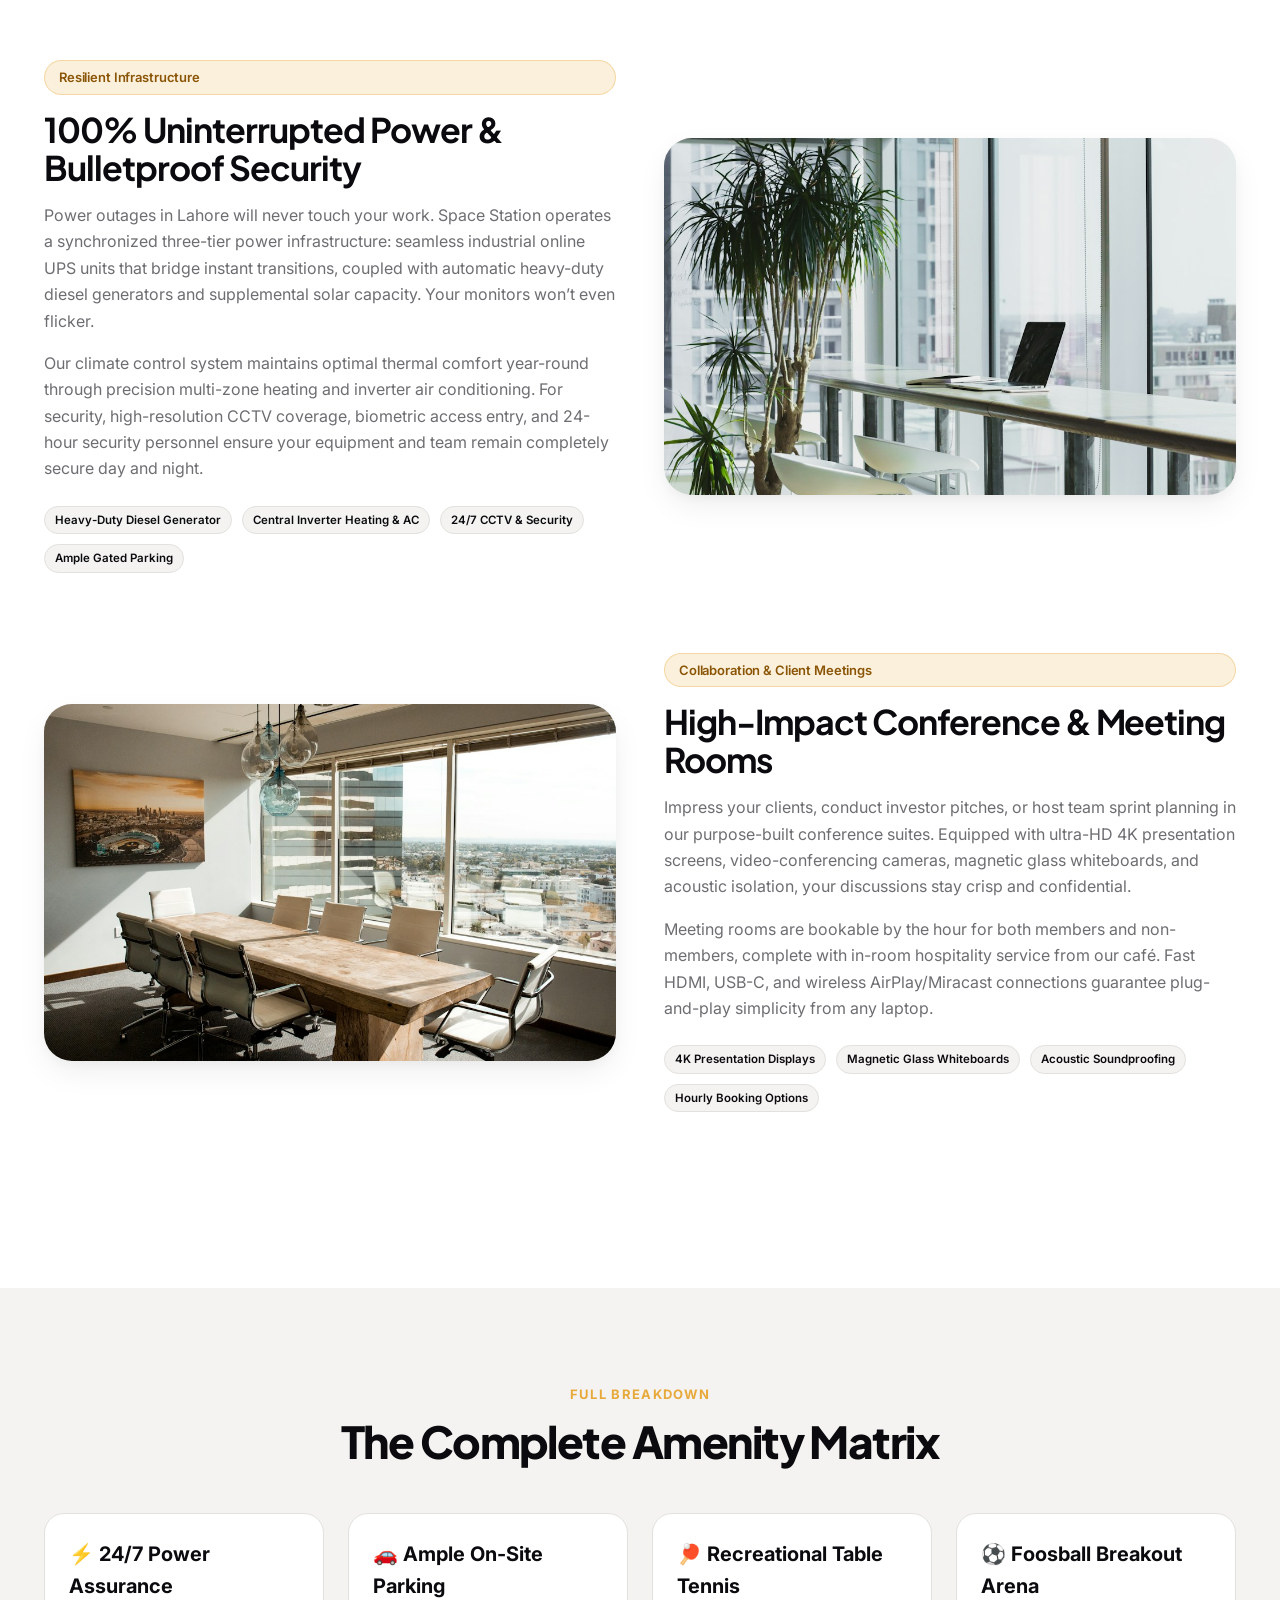
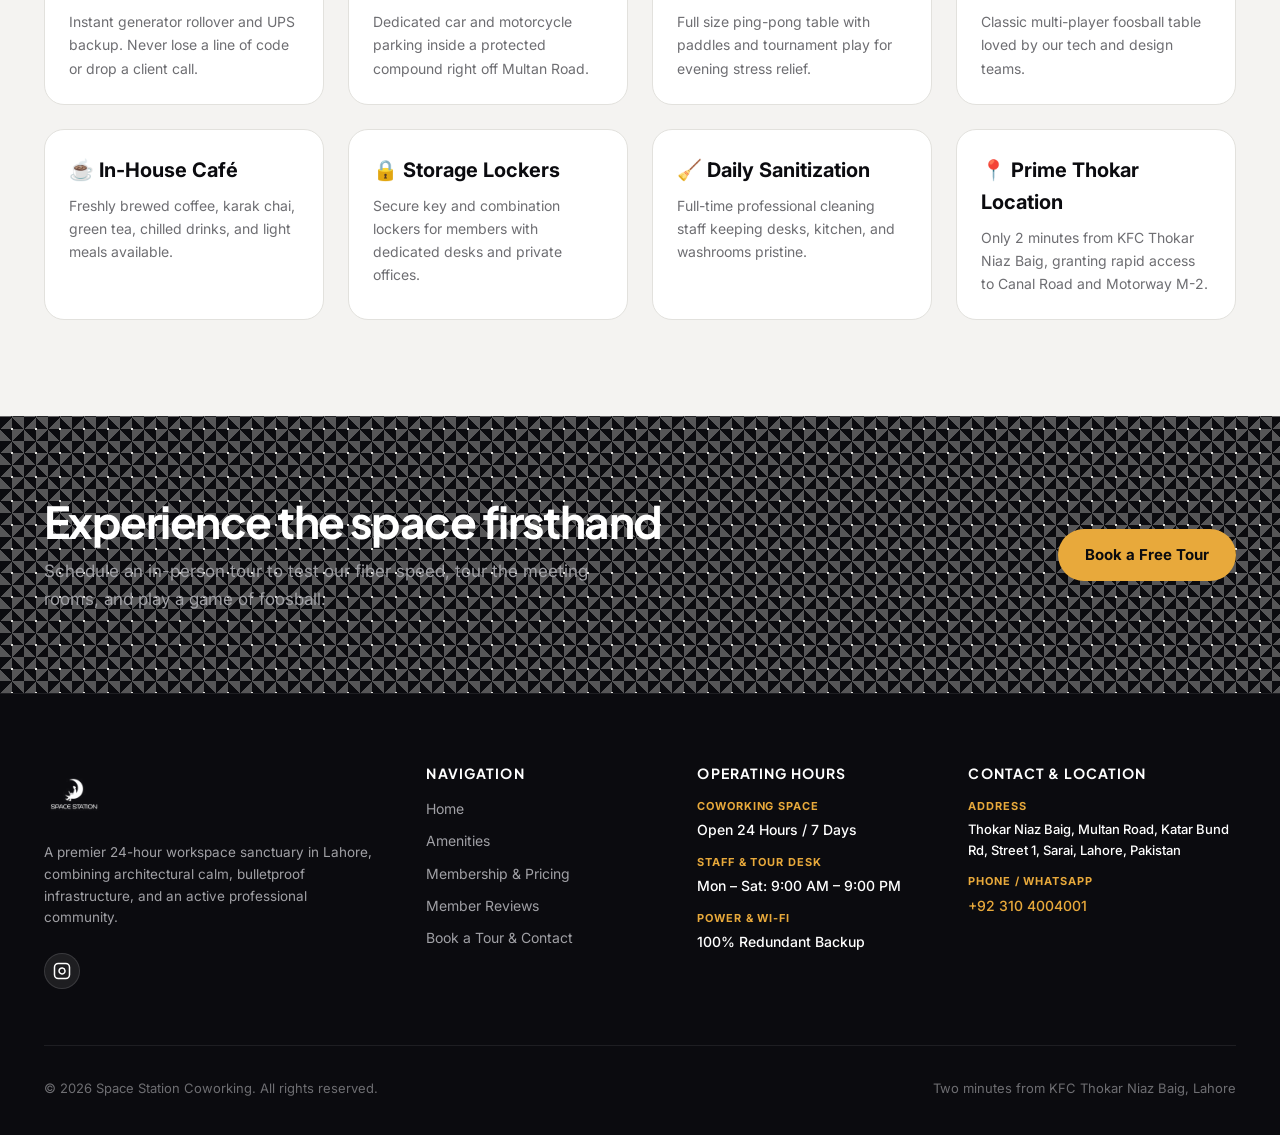
<file: amenities.html>
<!DOCTYPE html>
<html lang="en">
<head>
  <meta charset="UTF-8">
  <meta name="viewport" content="width=device-width, initial-scale=1.0">
  <title>Amenities — Space Station 24-Hour Coworking Lahore</title>
  <meta name="description" content="Explore Space Station's premier amenities in Lahore: 24/7 generator backup, high-speed fiber Wi-Fi, foosball, table tennis, café, private parking, and meeting rooms.">
  
  <meta property="og:type" content="website">
  <meta property="og:title" content="Amenities — Space Station Coworking Lahore">
  <meta property="og:description" content="Built for peak productivity and recreation. Standing desks, silent phone booths, games lounge, and 100% power uptime.">
  <meta property="og:image" content="assets/images/amenity-work.jpg">
  <meta property="og:url" content="https://spacestation.pk/amenities.html">

  <link rel="stylesheet" href="assets/css/style.css?v=1.1">
</head>
<body>

  <!-- Sticky Global Header -->
  <header class="site-header" role="banner">
    <div class="container header-inner">
      <a href="index.html" class="brand-link" aria-label="Space Station Home">
        <img src="assets/images/logo.png" alt="Space Station Coworking" class="brand-logo-img">
      </a>

      <nav class="site-nav" aria-label="Primary Navigation">
        <ul class="nav-menu">
          <li><a href="index.html" class="nav-link">Home</a></li>
          <li><a href="amenities.html" class="nav-link active">Amenities</a></li>
          <li><a href="membership.html" class="nav-link">Membership</a></li>
          <li><a href="reviews.html" class="nav-link">Reviews</a></li>
          <li><a href="contact.html" class="nav-link">Contact</a></li>
        </ul>
      </nav>

      <div class="header-actions">
        <a href="contact.html" class="btn btn-moonlight">Book a Tour</a>
        <button class="mobile-menu-btn" aria-label="Toggle navigation menu" aria-expanded="false">
          <svg width="24" height="24" viewBox="0 0 24 24" fill="none" stroke="currentColor" stroke-width="2">
            <path d="M4 6h16M4 12h16M4 18h16"/>
          </svg>
        </button>
      </div>
    </div>
  </header>

  <main id="main-content">
    <!-- Page Header -->
    <section class="section section-fog pattern-crosshatch" style="padding-top: 60px; padding-bottom: 60px;">
      <div class="container">
        <span class="section-eyebrow">Comprehensive Facilities</span>
        <h1 class="section-title" style="font-size: clamp(38px, 4.5vw, 56px); margin-bottom: 20px;">
          Everything you need to build, create, and unwind.
        </h1>
        <p style="font-size: 19px; max-width: 680px; color: var(--color-muted);">
          We stripped away the noise of conventional offices and replaced it with intentional architecture: whisper-quiet acoustic zones, reliable 24/7 power, and real spaces to recharge between sprints.
        </p>
      </div>
    </section>

    <!-- Amenities Deep Dive -->
    <section class="section">
      <div class="container">
        
        <!-- Work Section -->
        <div class="amenity-row" id="work">
          <div class="amenity-text-content">
            <span class="badge badge-moonlight">Productivity & Focus</span>
            <h2 style="font-size: 34px; letter-spacing: -0.03em;">Workspaces Crafted for Deep Flow</h2>
            <p>
              Every desk at Space Station is designed with the demands of modern knowledge workers in mind. Choose between expansive open-plan hot desks or dedicated reserved desks, complemented by motorized standing desks for healthy posture rotation. Ample natural sunlight streams across the floor, reducing eye fatigue during long sessions.
            </p>
            <p>
              Connectivity is backed by redundant enterprise fiber connections with automated failover, guaranteeing uninterrupted video calls and seamless multi-gigabyte uploads. High-capacity wireless access points ensure zero packet drop across all zones, while commercial multifunction printers and scanners handle your physical documents with privacy.
            </p>
            <div style="display: flex; gap: 10px; flex-wrap: wrap; margin-top: 8px;">
              <span class="pill-small">Dual Redundant Fiber</span>
              <span class="pill-small">Motorized Standing Desks</span>
              <span class="pill-small">Soundproof Call Pods</span>
              <span class="pill-small">Natural Daylight</span>
            </div>
          </div>
          <div class="amenity-image-box">
            <img src="assets/images/amenity-work.jpg" alt="Workstations with natural lighting and ergonomic setups" loading="lazy" width="600" height="375">
          </div>
        </div>

        <!-- Unwind & Recreation Section -->
        <div class="amenity-row reverse" id="unwind">
          <div class="amenity-text-content">
            <span class="badge badge-moonlight">Breakout & Culture</span>
            <h2 style="font-size: 34px; letter-spacing: -0.03em;">Unwind: Foosball, Ping-Pong & Artisanal Café</h2>
            <p>
              Breakthroughs often occur away from the keyboard. Our dedicated recreation lounge is one of Space Station’s most praised differentiators in Google reviews. Challenge team members or fellow founders to a friendly match at our championship foosball table or full-size table tennis arena.
            </p>
            <p>
              When it's time for quiet decompression, sink into our plush lounge armchairs with a curated book or fresh brew. Our on-site café serves specialty espresso, traditional teas, and fresh refreshments around the clock, keeping your stamina high without requiring a walk into Lahore's midday heat.
            </p>
            <div style="display: flex; gap: 10px; flex-wrap: wrap; margin-top: 8px;">
              <span class="pill-small">Championship Foosball</span>
              <span class="pill-small">Indoor Table Tennis</span>
              <span class="pill-small">Artisanal Espresso Bar</span>
              <span class="pill-small">Comfortable Breakout Sofas</span>
            </div>
          </div>
          <div class="amenity-image-box">
            <img src="assets/images/recreation-games.jpg" alt="Foosball and table tennis entertainment area" loading="lazy" width="600" height="375">
          </div>
        </div>

        <!-- Comfort & Security Section -->
        <div class="amenity-row" id="comfort">
          <div class="amenity-text-content">
            <span class="badge badge-moonlight">Resilient Infrastructure</span>
            <h2 style="font-size: 34px; letter-spacing: -0.03em;">100% Uninterrupted Power & Bulletproof Security</h2>
            <p>
              Power outages in Lahore will never touch your work. Space Station operates a synchronized three-tier power infrastructure: seamless industrial online UPS units that bridge instant transitions, coupled with automatic heavy-duty diesel generators and supplemental solar capacity. Your monitors won’t even flicker.
            </p>
            <p>
              Our climate control system maintains optimal thermal comfort year-round through precision multi-zone heating and inverter air conditioning. For security, high-resolution CCTV coverage, biometric access entry, and 24-hour security personnel ensure your equipment and team remain completely secure day and night.
            </p>
            <div style="display: flex; gap: 10px; flex-wrap: wrap; margin-top: 8px;">
              <span class="pill-small">Heavy-Duty Diesel Generator</span>
              <span class="pill-small">Central Inverter Heating & AC</span>
              <span class="pill-small">24/7 CCTV & Security</span>
              <span class="pill-small">Ample Gated Parking</span>
            </div>
          </div>
          <div class="amenity-image-box">
            <img src="assets/images/amenity-comfort.jpg" alt="Space Station climate controlled interior and secure premises" loading="lazy" width="600" height="375">
          </div>
        </div>

        <!-- Meeting Rooms & Collaboration -->
        <div class="amenity-row reverse" id="meetings">
          <div class="amenity-text-content">
            <span class="badge badge-moonlight">Collaboration & Client Meetings</span>
            <h2 style="font-size: 34px; letter-spacing: -0.03em;">High-Impact Conference & Meeting Rooms</h2>
            <p>
              Impress your clients, conduct investor pitches, or host team sprint planning in our purpose-built conference suites. Equipped with ultra-HD 4K presentation screens, video-conferencing cameras, magnetic glass whiteboards, and acoustic isolation, your discussions stay crisp and confidential.
            </p>
            <p>
              Meeting rooms are bookable by the hour for both members and non-members, complete with in-room hospitality service from our café. Fast HDMI, USB-C, and wireless AirPlay/Miracast connections guarantee plug-and-play simplicity from any laptop.
            </p>
            <div style="display: flex; gap: 10px; flex-wrap: wrap; margin-top: 8px;">
              <span class="pill-small">4K Presentation Displays</span>
              <span class="pill-small">Magnetic Glass Whiteboards</span>
              <span class="pill-small">Acoustic Soundproofing</span>
              <span class="pill-small">Hourly Booking Options</span>
            </div>
          </div>
          <div class="amenity-image-box">
            <img src="assets/images/meeting-room.jpg" alt="High-tech executive meeting room with digital display" loading="lazy" width="600" height="375">
          </div>
        </div>

      </div>
    </section>

    <!-- Amenities Grid Matrix -->
    <section class="section section-fog">
      <div class="container">
        <div style="text-align: center; max-width: 600px; margin: 0 auto 48px;">
          <span class="section-eyebrow">Full Breakdown</span>
          <h2 class="section-title">The Complete Amenity Matrix</h2>
        </div>

        <div style="display: grid; grid-template-columns: repeat(auto-fit, minmax(280px, 1fr)); gap: 24px;">
          
          <div style="background: var(--color-paper); padding: 24px; border-radius: var(--radius-lg); border: 1px solid var(--color-line);">
            <div style="font-size: 20px; font-weight: 700; margin-bottom: 8px;">⚡ 24/7 Power Assurance</div>
            <p style="font-size: 14px;">Instant generator rollover and UPS backup. Never lose a line of code or drop a client call.</p>
          </div>

          <div style="background: var(--color-paper); padding: 24px; border-radius: var(--radius-lg); border: 1px solid var(--color-line);">
            <div style="font-size: 20px; font-weight: 700; margin-bottom: 8px;">🚗 Ample On-Site Parking</div>
            <p style="font-size: 14px;">Dedicated car and motorcycle parking inside a protected compound right off Multan Road.</p>
          </div>

          <div style="background: var(--color-paper); padding: 24px; border-radius: var(--radius-lg); border: 1px solid var(--color-line);">
            <div style="font-size: 20px; font-weight: 700; margin-bottom: 8px;">🏓 Recreational Table Tennis</div>
            <p style="font-size: 14px;">Full size ping-pong table with paddles and tournament play for evening stress relief.</p>
          </div>

          <div style="background: var(--color-paper); padding: 24px; border-radius: var(--radius-lg); border: 1px solid var(--color-line);">
            <div style="font-size: 20px; font-weight: 700; margin-bottom: 8px;">⚽ Foosball Breakout Arena</div>
            <p style="font-size: 14px;">Classic multi-player foosball table loved by our tech and design teams.</p>
          </div>

          <div style="background: var(--color-paper); padding: 24px; border-radius: var(--radius-lg); border: 1px solid var(--color-line);">
            <div style="font-size: 20px; font-weight: 700; margin-bottom: 8px;">☕ In-House Café</div>
            <p style="font-size: 14px;">Freshly brewed coffee, karak chai, green tea, chilled drinks, and light meals available.</p>
          </div>

          <div style="background: var(--color-paper); padding: 24px; border-radius: var(--radius-lg); border: 1px solid var(--color-line);">
            <div style="font-size: 20px; font-weight: 700; margin-bottom: 8px;">🔒 Storage Lockers</div>
            <p style="font-size: 14px;">Secure key and combination lockers for members with dedicated desks and private offices.</p>
          </div>

          <div style="background: var(--color-paper); padding: 24px; border-radius: var(--radius-lg); border: 1px solid var(--color-line);">
            <div style="font-size: 20px; font-weight: 700; margin-bottom: 8px;">🧹 Daily Sanitization</div>
            <p style="font-size: 14px;">Full-time professional cleaning staff keeping desks, kitchen, and washrooms pristine.</p>
          </div>

          <div style="background: var(--color-paper); padding: 24px; border-radius: var(--radius-lg); border: 1px solid var(--color-line);">
            <div style="font-size: 20px; font-weight: 700; margin-bottom: 8px;">📍 Prime Thokar Location</div>
            <p style="font-size: 14px;">Only 2 minutes from KFC Thokar Niaz Baig, granting rapid access to Canal Road and Motorway M-2.</p>
          </div>

        </div>
      </div>
    </section>

    <!-- Closing CTA Band -->
    <section class="cta-band pattern-crosshatch" aria-label="Book your visit">
      <div class="container">
        <div class="cta-band-inner">
          <div>
            <h2 class="cta-band-title">Experience the space firsthand</h2>
            <p class="cta-band-sub">
              Schedule an in-person tour to test our fiber speed, tour the meeting rooms, and play a game of foosball.
            </p>
          </div>
          <div>
            <a href="contact.html" class="btn btn-moonlight">Book a Free Tour</a>
          </div>
        </div>
      </div>
    </section>
  </main>

  <!-- Global Footer -->
  <footer class="site-footer" role="contentinfo">
    <div class="container">
      <div class="footer-top">
        <div class="footer-brand">
          <a href="index.html" class="brand-link" aria-label="Space Station Home">
            <img src="assets/images/logo.png" alt="Space Station Coworking" class="footer-logo-img">
          </a>
          <p style="font-size: 13.5px; color: #A0A0A5; line-height: 1.6;">
            A premier 24-hour workspace sanctuary in Lahore, combining architectural calm, bulletproof infrastructure, and an active professional community.
          </p>
          <div class="social-row">
            <a href="#" class="social-icon-btn" aria-label="Space Station Instagram">
              <svg width="18" height="18" viewBox="0 0 24 24" fill="none" stroke="currentColor" stroke-width="2">
                <rect x="2" y="2" width="20" height="20" rx="5" ry="5"></rect>
                <path d="M16 11.37A4 4 0 1 1 12.63 8 4 4 0 0 1 16 11.37z"></path>
                <line x1="17.5" y1="6.5" x2="17.51" y2="6.5"></line>
              </svg>
            </a>
          </div>
        </div>

        <div>
          <h4 class="footer-title">Navigation</h4>
          <ul class="footer-links">
            <li><a href="index.html">Home</a></li>
            <li><a href="amenities.html">Amenities</a></li>
            <li><a href="membership.html">Membership & Pricing</a></li>
            <li><a href="reviews.html">Member Reviews</a></li>
            <li><a href="contact.html">Book a Tour & Contact</a></li>
          </ul>
        </div>

        <div>
          <h4 class="footer-title">Operating Hours</h4>
          <div class="footer-contact-item">
            <span class="footer-contact-label">Coworking Space</span>
            <span class="footer-contact-val">Open 24 Hours / 7 Days</span>
          </div>
          <div class="footer-contact-item">
            <span class="footer-contact-label">Staff & Tour Desk</span>
            <span class="footer-contact-val">Mon – Sat: 9:00 AM – 9:00 PM</span>
          </div>
          <div class="footer-contact-item">
            <span class="footer-contact-label">Power & Wi-Fi</span>
            <span class="footer-contact-val">100% Redundant Backup</span>
          </div>
        </div>

        <div>
          <h4 class="footer-title">Contact & Location</h4>
          <div class="footer-contact-item">
            <span class="footer-contact-label">Address</span>
            <span class="footer-contact-val" style="font-size: 13px;">
              Thokar Niaz Baig, Multan Road, Katar Bund Rd, Street 1, Sarai, Lahore, Pakistan
            </span>
          </div>
          <div class="footer-contact-item">
            <span class="footer-contact-label">Phone / WhatsApp</span>
            <a href="tel:+923104004001" class="footer-contact-val" style="color: var(--color-moonlight);">+92 310 4004001</a>
          </div>
        </div>
      </div>

      <div class="footer-bottom">
        <div>© 2026 Space Station Coworking. All rights reserved.</div>
        <div>Two minutes from KFC Thokar Niaz Baig, Lahore</div>
      </div>
    </div>
  </footer>

  <!-- Floating WhatsApp Quick Button -->
  <a href="https://wa.me/923104004001?text=Hi%20Space%20Station%2C%20I%20would%20like%20to%20inquire%20about%20a%20workspace%20tour" target="_blank" rel="noopener noreferrer" class="floating-whatsapp-btn" aria-label="Chat on WhatsApp">
    <svg width="22" height="22" viewBox="0 0 24 24" fill="currentColor">
      <path d="M12.04 2c-5.46 0-9.91 4.45-9.91 9.91 0 1.75.46 3.45 1.32 4.95L2.05 22l5.25-1.38c1.45.79 3.08 1.21 4.74 1.21 5.46 0 9.91-4.45 9.91-9.91 0-5.46-4.45-9.92-9.91-9.92zM12.04 20.15c-1.48 0-2.93-.4-4.2-1.15l-.3-.18-3.12.82.83-3.04-.2-.31a7.92 7.92 0 0 1-1.22-4.38c0-4.41 3.59-8 8-8s8 3.59 8 8-3.59 8.24-7.99 8.24zm4.39-6.19c-.24-.12-1.42-.7-1.64-.78-.22-.08-.38-.12-.54.12-.16.24-.62.78-.76.94-.14.16-.28.18-.52.06-.24-.12-1.02-.38-1.94-1.2-.72-.64-1.2-1.43-1.34-1.67-.14-.24-.01-.37.11-.49.11-.11.24-.28.36-.42.12-.14.16-.24.24-.4.08-.16.04-.3-.02-.42-.06-.12-.54-1.3-.74-1.78-.2-.47-.4-.41-.54-.42l-.46-.01c-.16 0-.42.06-.64.3-.22.24-.84.82-.84 2s.86 2.32.98 2.48c.12.16 1.7 2.6 4.12 3.64.58.25 1.03.4 1.38.51.58.18 1.1.16 1.52.1.46-.07 1.42-.58 1.62-1.14.2-.56.2-1.04.14-1.14-.06-.1-.22-.16-.46-.28z"/>
    </svg>
    <span>Chat with Us</span>
  </a>

  <script src="assets/js/main.js"></script>
</body>
</html>
</file>
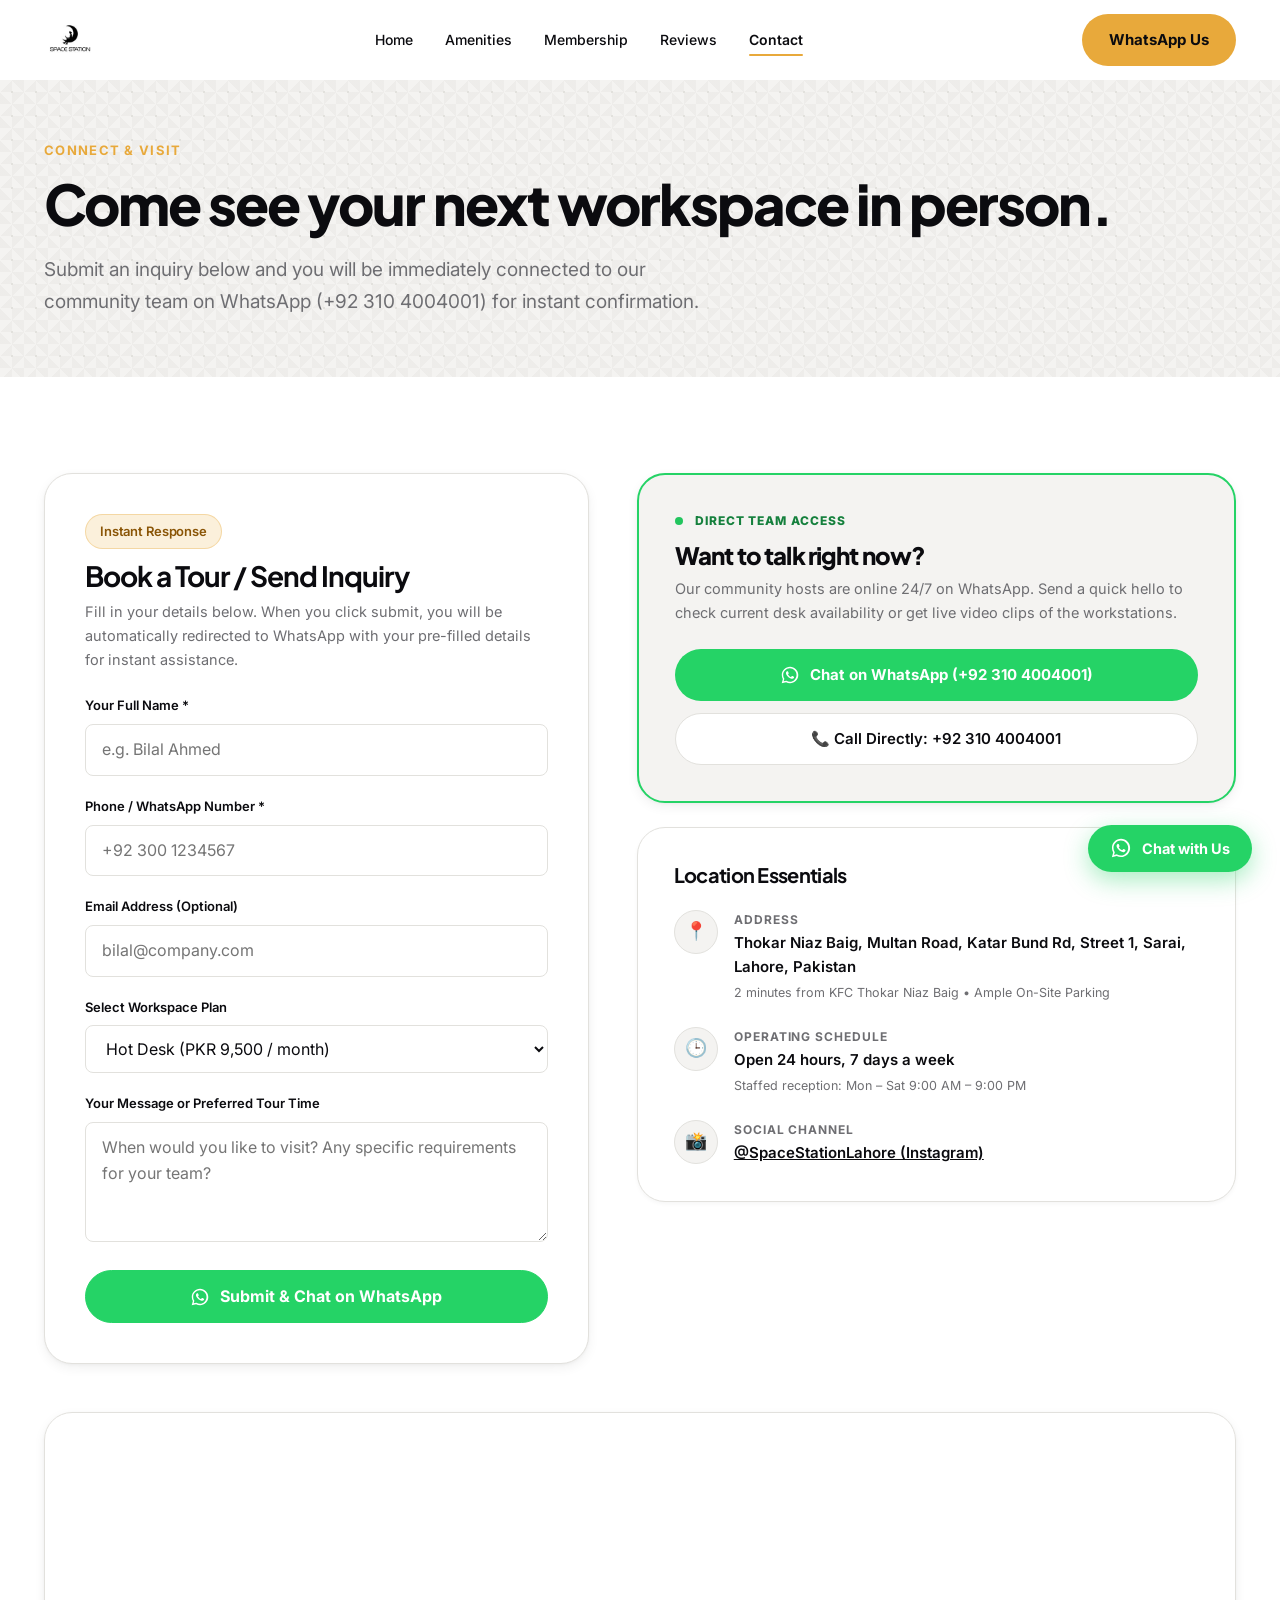
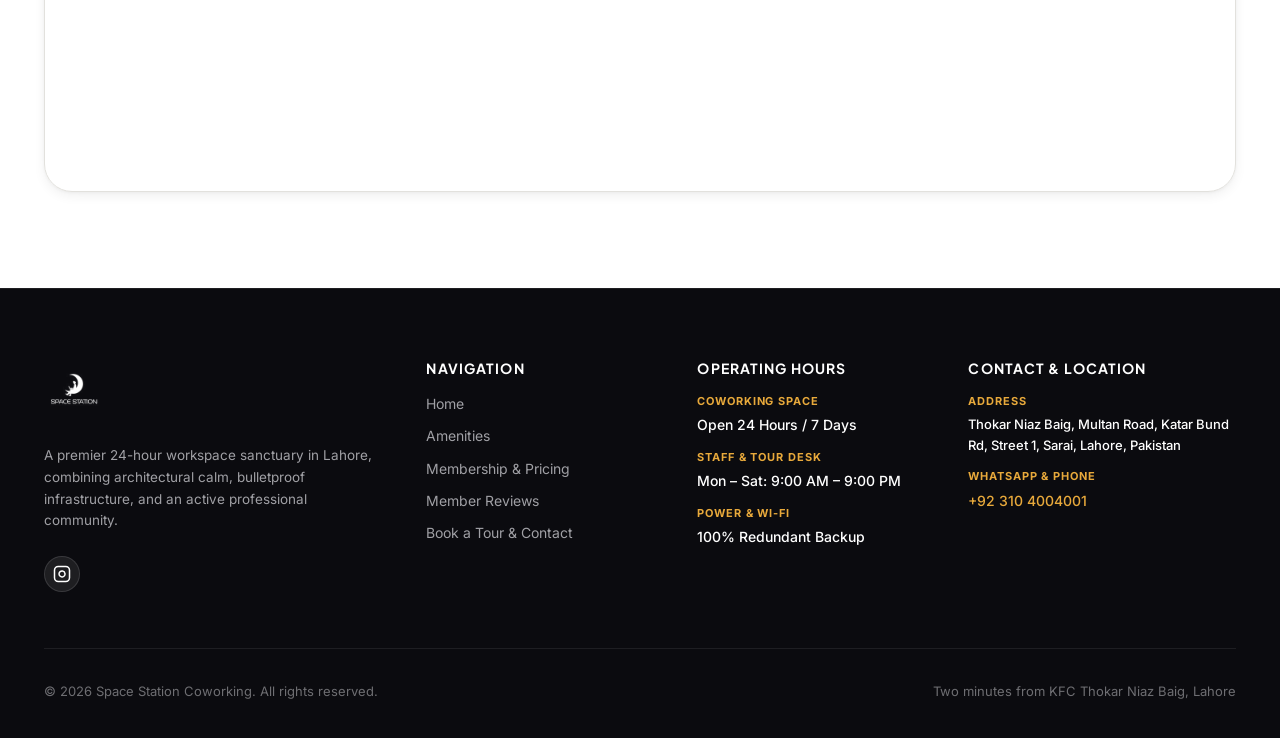
<file: contact.html>
<!DOCTYPE html>
<html lang="en">
<head>
  <meta charset="UTF-8">
  <meta name="viewport" content="width=device-width, initial-scale=1.0">
  <title>Contact & WhatsApp Inquiry — Space Station Coworking Lahore</title>
  <meta name="description" content="Get in touch with Space Station 24-Hour Coworking in Thokar Niaz Baig, Lahore. Direct WhatsApp support at +92 310 4004001, tour reservations, and directions.">
  
  <meta property="og:type" content="website">
  <meta property="og:title" content="Contact & WhatsApp Tour Inquiry — Space Station Coworking Lahore">
  <meta property="og:description" content="Visit Space Station: 2 minutes from KFC Thokar Niaz Baig. Chat directly on WhatsApp (+92 310 4004001) or send an inquiry.">
  <meta property="og:image" content="assets/images/hero-coworking.jpg">
  <meta property="og:url" content="https://spacestation.pk/contact.html">

  <link rel="stylesheet" href="assets/css/style.css?v=1.1">
</head>
<body>

  <!-- Sticky Global Header -->
  <header class="site-header" role="banner">
    <div class="container header-inner">
      <a href="index.html" class="brand-link" aria-label="Space Station Home">
        <img src="assets/images/logo.png" alt="Space Station Coworking" class="brand-logo-img">
      </a>

      <nav class="site-nav" aria-label="Primary Navigation">
        <ul class="nav-menu">
          <li><a href="index.html" class="nav-link">Home</a></li>
          <li><a href="amenities.html" class="nav-link">Amenities</a></li>
          <li><a href="membership.html" class="nav-link">Membership</a></li>
          <li><a href="reviews.html" class="nav-link">Reviews</a></li>
          <li><a href="contact.html" class="nav-link active">Contact</a></li>
        </ul>
      </nav>

      <div class="header-actions">
        <a href="https://wa.me/923104004001?text=Hi%20Space%20Station%2C%20I%20would%20like%20to%20book%20a%20tour" target="_blank" rel="noopener noreferrer" class="btn btn-moonlight">
          WhatsApp Us
        </a>
        <button class="mobile-menu-btn" aria-label="Toggle navigation menu" aria-expanded="false">
          <svg width="24" height="24" viewBox="0 0 24 24" fill="none" stroke="currentColor" stroke-width="2">
            <path d="M4 6h16M4 12h16M4 18h16"/>
          </svg>
        </button>
      </div>
    </div>
  </header>

  <main id="main-content">
    <!-- Header Hero -->
    <section class="section section-fog pattern-crosshatch" style="padding-top: 60px; padding-bottom: 60px;">
      <div class="container">
        <span class="section-eyebrow">Connect & Visit</span>
        <h1 class="section-title" style="font-size: clamp(38px, 4.5vw, 56px); margin-bottom: 20px;">
          Come see your next workspace in person.
        </h1>
        <p style="font-size: 19px; max-width: 680px; color: var(--color-muted);">
          Submit an inquiry below and you will be immediately connected to our community team on WhatsApp (+92 310 4004001) for instant confirmation.
        </p>
      </div>
    </section>

    <!-- Tour Booking & Contact Grid -->
    <section class="section">
      <div class="container">
        
        <div class="contact-grid">
          
          <!-- Column 1: Direct Inquiry Form that routes to WhatsApp -->
          <div class="contact-card">
            <div style="margin-bottom: 24px;">
              <span class="badge badge-moonlight" style="margin-bottom: 12px;">Instant Response</span>
              <h2 style="font-size: 28px; margin-bottom: 8px;">Book a Tour / Send Inquiry</h2>
              <p style="font-size: 14.5px; color: var(--color-muted);">
                Fill in your details below. When you click submit, you will be automatically redirected to WhatsApp with your pre-filled details for instant assistance.
              </p>
            </div>

            <form id="tour-inquiry-form" novalidate>
              <div class="form-group">
                <label for="contact-name" class="form-label">Your Full Name *</label>
                <input type="text" id="contact-name" name="name" class="form-control" placeholder="e.g. Bilal Ahmed" required>
              </div>

              <div class="form-group">
                <label for="contact-phone" class="form-label">Phone / WhatsApp Number *</label>
                <input type="tel" id="contact-phone" name="phone" class="form-control" placeholder="+92 300 1234567" required>
              </div>

              <div class="form-group">
                <label for="contact-email" class="form-label">Email Address (Optional)</label>
                <input type="email" id="contact-email" name="email" class="form-control" placeholder="bilal@company.com">
              </div>

              <div class="form-group">
                <label for="contact-plan" class="form-label">Select Workspace Plan</label>
                <select id="contact-plan" name="plan" class="form-control">
                  <option value="hot-desk">Hot Desk (PKR 9,500 / month)</option>
                  <option value="dedicated-desk">Dedicated Desk (PKR 16,500 / month)</option>
                  <option value="day-pass">Day Pass (PKR 900 / day)</option>
                  <option value="private-office">Private Office (From PKR 28,000 / mo)</option>
                  <option value="meeting-room">Meeting Room (PKR 1,800 / hour)</option>
                  <option value="general-tour">Schedule a General Facility Tour</option>
                </select>
              </div>

              <div class="form-group">
                <label for="contact-message" class="form-label">Your Message or Preferred Tour Time</label>
                <textarea id="contact-message" name="message" class="form-control" placeholder="When would you like to visit? Any specific requirements for your team?"></textarea>
              </div>

              <button type="submit" class="btn btn-moonlight" style="width: 100%; font-size: 16px; background-color: #25D366; color: #FFFFFF; border-color: #25D366;">
                <svg width="20" height="20" viewBox="0 0 24 24" fill="currentColor">
                  <path d="M12.04 2c-5.46 0-9.91 4.45-9.91 9.91 0 1.75.46 3.45 1.32 4.95L2.05 22l5.25-1.38c1.45.79 3.08 1.21 4.74 1.21 5.46 0 9.91-4.45 9.91-9.91 0-5.46-4.45-9.92-9.91-9.92zM12.04 20.15c-1.48 0-2.93-.4-4.2-1.15l-.3-.18-3.12.82.83-3.04-.2-.31a7.92 7.92 0 0 1-1.22-4.38c0-4.41 3.59-8 8-8s8 3.59 8 8-3.59 8.24-7.99 8.24zm4.39-6.19c-.24-.12-1.42-.7-1.64-.78-.22-.08-.38-.12-.54.12-.16.24-.62.78-.76.94-.14.16-.28.18-.52.06-.24-.12-1.02-.38-1.94-1.2-.72-.64-1.2-1.43-1.34-1.67-.14-.24-.01-.37.11-.49.11-.11.24-.28.36-.42.12-.14.16-.24.24-.4.08-.16.04-.3-.02-.42-.06-.12-.54-1.3-.74-1.78-.2-.47-.4-.41-.54-.42l-.46-.01c-.16 0-.42.06-.64.3-.22.24-.84.82-.84 2s.86 2.32.98 2.48c.12.16 1.7 2.6 4.12 3.64.58.25 1.03.4 1.38.51.58.18 1.1.16 1.52.1.46-.07 1.42-.58 1.62-1.14.2-.56.2-1.04.14-1.14-.06-.1-.22-.16-.46-.28z"/>
                </svg>
                Submit & Chat on WhatsApp
              </button>
            </form>
          </div>

          <!-- Column 2: Direct Contact Channels & Space Essentials -->
          <div style="display: flex; flex-direction: column; gap: 24px;">
            
            <!-- Direct WhatsApp Priority Box -->
            <div style="background: var(--color-fog); border: 2px solid #25D366; border-radius: var(--radius-xl); padding: 36px; box-shadow: var(--shadow-md);">
              <div style="display: flex; align-items: center; gap: 12px; margin-bottom: 12px;">
                <span class="pulse-dot"></span>
                <span style="font-size: 12px; font-weight: 800; text-transform: uppercase; letter-spacing: 0.08em; color: #15803D;">Direct Team Access</span>
              </div>
              <h3 style="font-size: 24px; font-weight: 800; margin-bottom: 8px;">Want to talk right now?</h3>
              <p style="font-size: 14.5px; color: var(--color-muted); margin-bottom: 24px;">
                Our community hosts are online 24/7 on WhatsApp. Send a quick hello to check current desk availability or get live video clips of the workstations.
              </p>
              
              <div style="display: flex; flex-direction: column; gap: 12px;">
                <a href="https://wa.me/923104004001?text=Hello%20Space%20Station%2C%20I%20would%20like%20to%20inquire%20about%20a%20workspace%20tour" target="_blank" rel="noopener noreferrer" class="btn" style="background-color: #25D366; color: #FFFFFF; font-weight: 700;">
                  <svg width="20" height="20" viewBox="0 0 24 24" fill="currentColor">
                    <path d="M12.04 2c-5.46 0-9.91 4.45-9.91 9.91 0 1.75.46 3.45 1.32 4.95L2.05 22l5.25-1.38c1.45.79 3.08 1.21 4.74 1.21 5.46 0 9.91-4.45 9.91-9.91 0-5.46-4.45-9.92-9.91-9.92zM12.04 20.15c-1.48 0-2.93-.4-4.2-1.15l-.3-.18-3.12.82.83-3.04-.2-.31a7.92 7.92 0 0 1-1.22-4.38c0-4.41 3.59-8 8-8s8 3.59 8 8-3.59 8.24-7.99 8.24zm4.39-6.19c-.24-.12-1.42-.7-1.64-.78-.22-.08-.38-.12-.54.12-.16.24-.62.78-.76.94-.14.16-.28.18-.52.06-.24-.12-1.02-.38-1.94-1.2-.72-.64-1.2-1.43-1.34-1.67-.14-.24-.01-.37.11-.49.11-.11.24-.28.36-.42.12-.14.16-.24.24-.4.08-.16.04-.3-.02-.42-.06-.12-.54-1.3-.74-1.78-.2-.47-.4-.41-.54-.42l-.46-.01c-.16 0-.42.06-.64.3-.22.24-.84.82-.84 2s.86 2.32.98 2.48c.12.16 1.7 2.6 4.12 3.64.58.25 1.03.4 1.38.51.58.18 1.1.16 1.52.1.46-.07 1.42-.58 1.62-1.14.2-.56.2-1.04.14-1.14-.06-.1-.22-.16-.46-.28z"/>
                  </svg>
                  Chat on WhatsApp (+92 310 4004001)
                </a>
                <a href="tel:+923104004001" class="btn btn-outline" style="background-color: var(--color-paper);">
                  📞 Call Directly: +92 310 4004001
                </a>
              </div>
            </div>

            <!-- Location & Access Details -->
            <div style="background: var(--color-paper); border: 1px solid var(--color-line); border-radius: var(--radius-xl); padding: 36px; box-shadow: var(--shadow-sm);">
              <h3 style="font-size: 20px; font-weight: 700; margin-bottom: 20px;">Location Essentials</h3>
              
              <div class="contact-info-list">
                <div class="contact-item">
                  <div class="contact-icon-bubble">📍</div>
                  <div>
                    <div class="contact-label">Address</div>
                    <div class="contact-val">
                      Thokar Niaz Baig, Multan Road, Katar Bund Rd, Street 1, Sarai, Lahore, Pakistan
                    </div>
                    <div style="font-size: 12.5px; color: var(--color-muted); margin-top: 4px;">
                      2 minutes from KFC Thokar Niaz Baig • Ample On-Site Parking
                    </div>
                  </div>
                </div>

                <div class="contact-item">
                  <div class="contact-icon-bubble">🕒</div>
                  <div>
                    <div class="contact-label">Operating Schedule</div>
                    <div class="contact-val">
                      Open 24 hours, 7 days a week
                    </div>
                    <div style="font-size: 12.5px; color: var(--color-muted); margin-top: 4px;">
                      Staffed reception: Mon – Sat 9:00 AM – 9:00 PM
                    </div>
                  </div>
                </div>

                <div class="contact-item">
                  <div class="contact-icon-bubble">📸</div>
                  <div>
                    <div class="contact-label">Social Channel</div>
                    <div class="contact-val">
                      <a href="#" style="color: var(--color-ink); text-decoration: underline;">@SpaceStationLahore (Instagram)</a>
                    </div>
                  </div>
                </div>
              </div>

            </div>

          </div>

        </div>

        <!-- Embedded Google Map -->
        <div class="map-container" aria-label="Interactive Map of Space Station Coworking Lahore">
          <iframe 
            src="https://maps.google.com/maps?q=Thokar+Niaz+Baig+Multan+Road+Lahore+Pakistan&t=&z=15&ie=UTF8&iwloc=&output=embed" 
            title="Space Station Coworking Location Map"
            loading="lazy" 
            referrerpolicy="no-referrer-when-downgrade">
          </iframe>
        </div>

      </div>
    </section>
  </main>

  <!-- Global Footer -->
  <footer class="site-footer" role="contentinfo">
    <div class="container">
      <div class="footer-top">
        <div class="footer-brand">
          <a href="index.html" class="brand-link" aria-label="Space Station Home">
            <img src="assets/images/logo.png" alt="Space Station Coworking" class="footer-logo-img">
          </a>
          <p style="font-size: 13.5px; color: #A0A0A5; line-height: 1.6; margin-top: 8px;">
            A premier 24-hour workspace sanctuary in Lahore, combining architectural calm, bulletproof infrastructure, and an active professional community.
          </p>
          <div class="social-row">
            <a href="#" class="social-icon-btn" aria-label="Space Station Instagram">
              <svg width="18" height="18" viewBox="0 0 24 24" fill="none" stroke="currentColor" stroke-width="2">
                <rect x="2" y="2" width="20" height="20" rx="5" ry="5"></rect>
                <path d="M16 11.37A4 4 0 1 1 12.63 8 4 4 0 0 1 16 11.37z"></path>
                <line x1="17.5" y1="6.5" x2="17.51" y2="6.5"></line>
              </svg>
            </a>
          </div>
        </div>

        <div>
          <h4 class="footer-title">Navigation</h4>
          <ul class="footer-links">
            <li><a href="index.html">Home</a></li>
            <li><a href="amenities.html">Amenities</a></li>
            <li><a href="membership.html">Membership & Pricing</a></li>
            <li><a href="reviews.html">Member Reviews</a></li>
            <li><a href="contact.html">Book a Tour & Contact</a></li>
          </ul>
        </div>

        <div>
          <h4 class="footer-title">Operating Hours</h4>
          <div class="footer-contact-item">
            <span class="footer-contact-label">Coworking Space</span>
            <span class="footer-contact-val">Open 24 Hours / 7 Days</span>
          </div>
          <div class="footer-contact-item">
            <span class="footer-contact-label">Staff & Tour Desk</span>
            <span class="footer-contact-val">Mon – Sat: 9:00 AM – 9:00 PM</span>
          </div>
          <div class="footer-contact-item">
            <span class="footer-contact-label">Power & Wi-Fi</span>
            <span class="footer-contact-val">100% Redundant Backup</span>
          </div>
        </div>

        <div>
          <h4 class="footer-title">Contact & Location</h4>
          <div class="footer-contact-item">
            <span class="footer-contact-label">Address</span>
            <span class="footer-contact-val" style="font-size: 13px;">
              Thokar Niaz Baig, Multan Road, Katar Bund Rd, Street 1, Sarai, Lahore, Pakistan
            </span>
          </div>
          <div class="footer-contact-item">
            <span class="footer-contact-label">WhatsApp & Phone</span>
            <a href="https://wa.me/923104004001" target="_blank" rel="noopener noreferrer" class="footer-contact-val" style="color: var(--color-moonlight);">+92 310 4004001</a>
          </div>
        </div>
      </div>

      <div class="footer-bottom">
        <div>© 2026 Space Station Coworking. All rights reserved.</div>
        <div>Two minutes from KFC Thokar Niaz Baig, Lahore</div>
      </div>
    </div>
  </footer>

  <!-- Floating WhatsApp Quick Button -->
  <a href="https://wa.me/923104004001?text=Hi%20Space%20Station%2C%20I%20would%20like%20to%20inquire%20about%20a%20workspace%20tour" target="_blank" rel="noopener noreferrer" class="floating-whatsapp-btn" aria-label="Chat on WhatsApp">
    <svg width="22" height="22" viewBox="0 0 24 24" fill="currentColor">
      <path d="M12.04 2c-5.46 0-9.91 4.45-9.91 9.91 0 1.75.46 3.45 1.32 4.95L2.05 22l5.25-1.38c1.45.79 3.08 1.21 4.74 1.21 5.46 0 9.91-4.45 9.91-9.91 0-5.46-4.45-9.92-9.91-9.92zM12.04 20.15c-1.48 0-2.93-.4-4.2-1.15l-.3-.18-3.12.82.83-3.04-.2-.31a7.92 7.92 0 0 1-1.22-4.38c0-4.41 3.59-8 8-8s8 3.59 8 8-3.59 8.24-7.99 8.24zm4.39-6.19c-.24-.12-1.42-.7-1.64-.78-.22-.08-.38-.12-.54.12-.16.24-.62.78-.76.94-.14.16-.28.18-.52.06-.24-.12-1.02-.38-1.94-1.2-.72-.64-1.2-1.43-1.34-1.67-.14-.24-.01-.37.11-.49.11-.11.24-.28.36-.42.12-.14.16-.24.24-.4.08-.16.04-.3-.02-.42-.06-.12-.54-1.3-.74-1.78-.2-.47-.4-.41-.54-.42l-.46-.01c-.16 0-.42.06-.64.3-.22.24-.84.82-.84 2s.86 2.32.98 2.48c.12.16 1.7 2.6 4.12 3.64.58.25 1.03.4 1.38.51.58.18 1.1.16 1.52.1.46-.07 1.42-.58 1.62-1.14.2-.56.2-1.04.14-1.14-.06-.1-.22-.16-.46-.28z"/>
    </svg>
    <span>Chat with Us</span>
  </a>

  <script src="assets/js/main.js"></script>
</body>
</html>
</file>
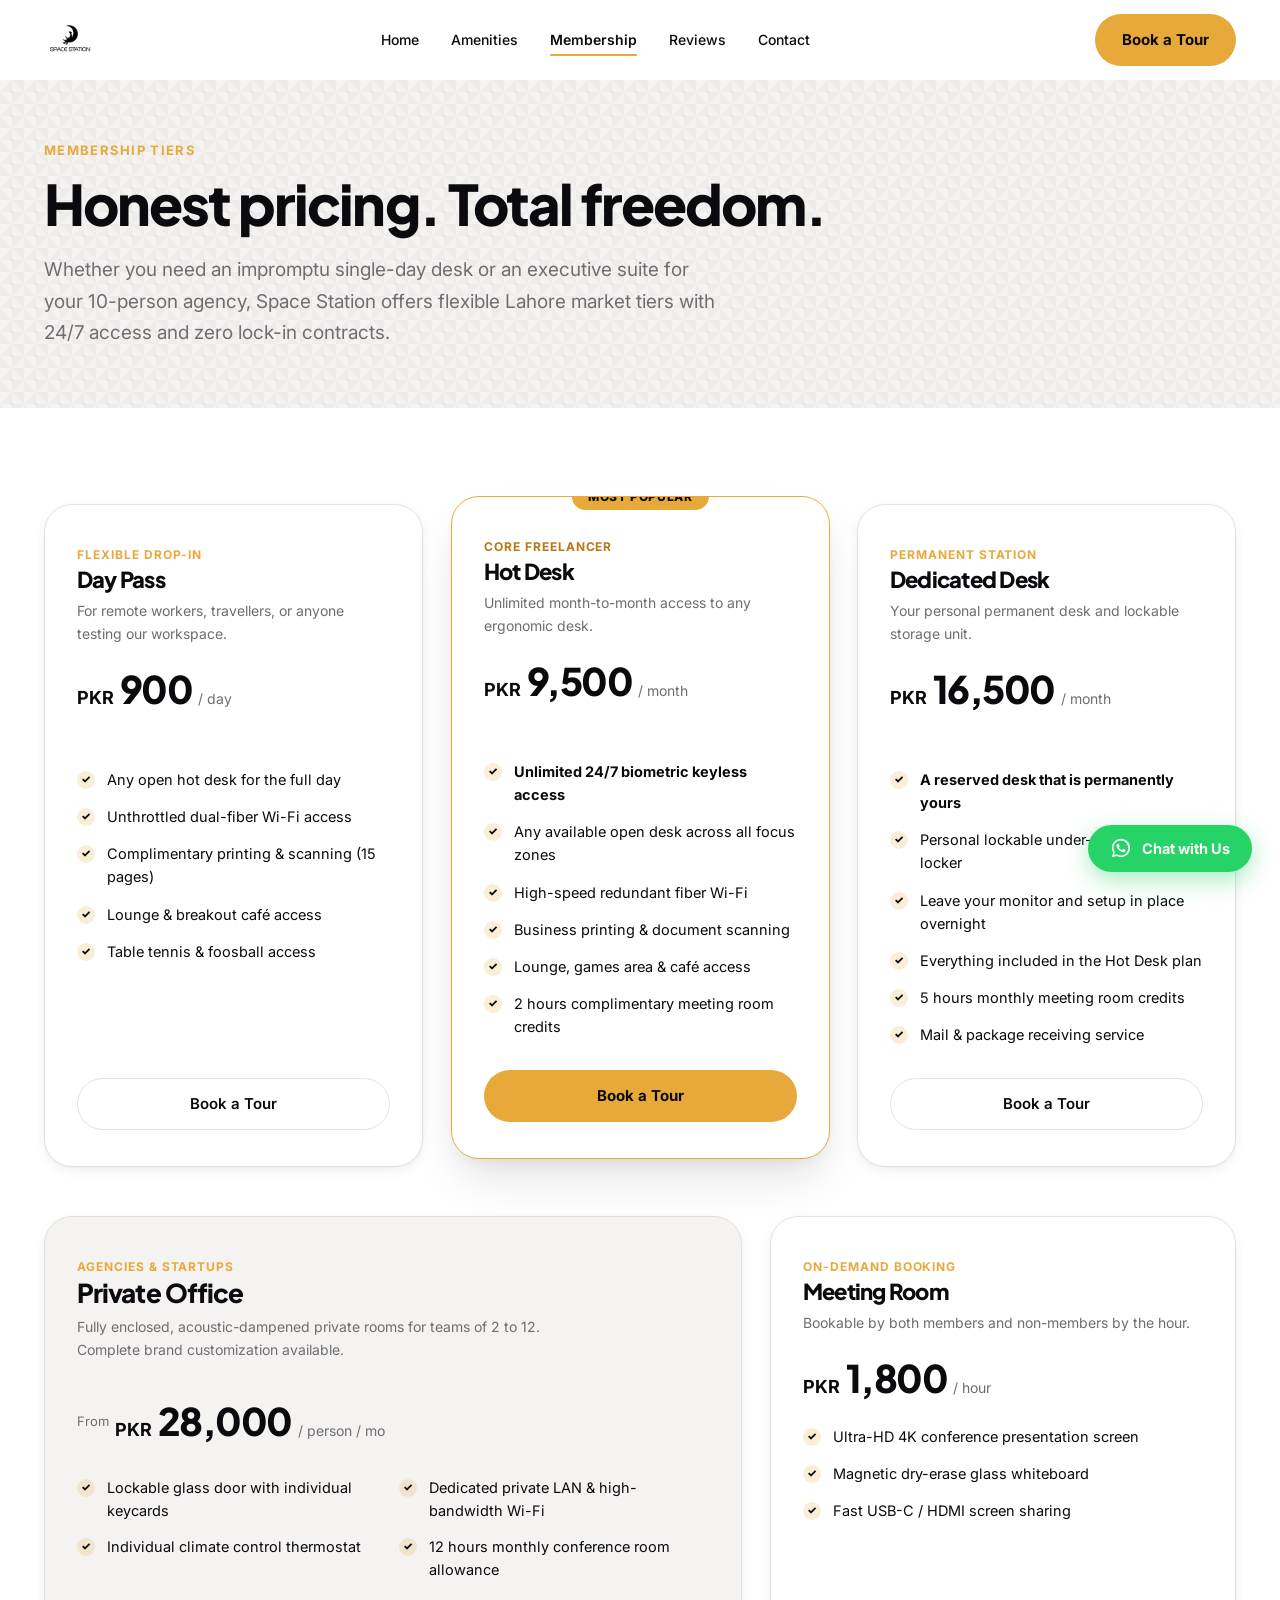
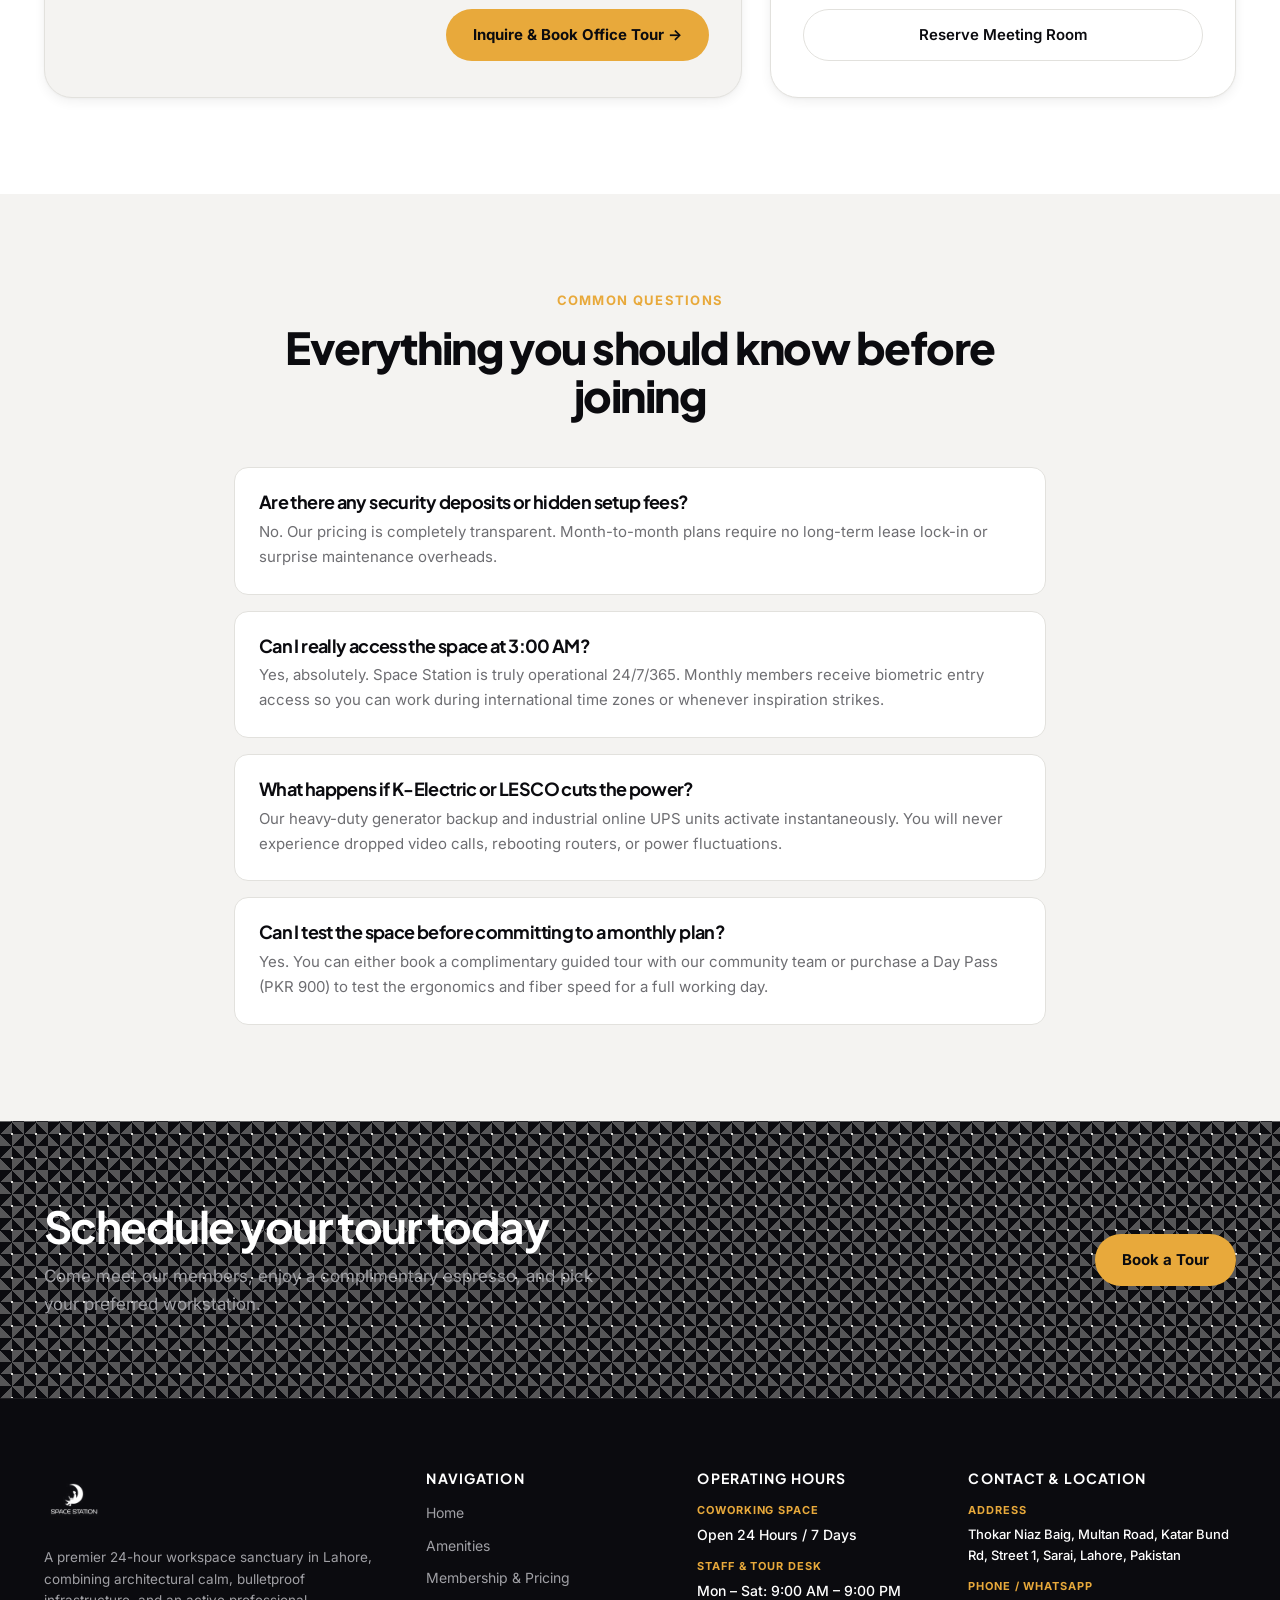
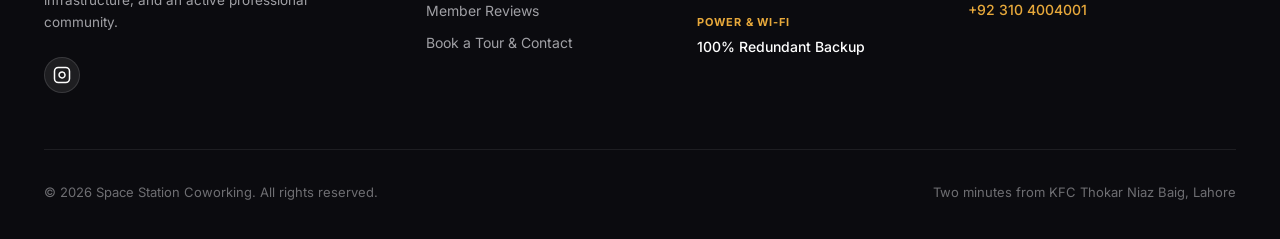
<file: membership.html>
<!DOCTYPE html>
<html lang="en">
<head>
  <meta charset="UTF-8">
  <meta name="viewport" content="width=device-width, initial-scale=1.0">
  <title>Membership & Plans — Space Station Coworking Lahore</title>
  <meta name="description" content="Transparent coworking membership plans in Lahore: Day Pass (PKR 900), Hot Desk (PKR 9,500/mo), Dedicated Desk (PKR 16,500/mo), Private Offices and Meeting Rooms.">
  
  <meta property="og:type" content="website">
  <meta property="og:title" content="Membership & Plans — Space Station Coworking Lahore">
  <meta property="og:description" content="Flexible 24/7 workspace memberships with zero hidden fees, high-speed fiber, power backup, and tour bookings.">
  <meta property="og:image" content="assets/images/private-office.jpg">
  <meta property="og:url" content="https://spacestation.pk/membership.html">

  <link rel="stylesheet" href="assets/css/style.css?v=1.1">
</head>
<body>

  <!-- Sticky Global Header -->
  <header class="site-header" role="banner">
    <div class="container header-inner">
      <a href="index.html" class="brand-link" aria-label="Space Station Home">
        <img src="assets/images/logo.png" alt="Space Station Coworking" class="brand-logo-img">
      </a>

      <nav class="site-nav" aria-label="Primary Navigation">
        <ul class="nav-menu">
          <li><a href="index.html" class="nav-link">Home</a></li>
          <li><a href="amenities.html" class="nav-link">Amenities</a></li>
          <li><a href="membership.html" class="nav-link active">Membership</a></li>
          <li><a href="reviews.html" class="nav-link">Reviews</a></li>
          <li><a href="contact.html" class="nav-link">Contact</a></li>
        </ul>
      </nav>

      <div class="header-actions">
        <a href="contact.html" class="btn btn-moonlight">Book a Tour</a>
        <button class="mobile-menu-btn" aria-label="Toggle navigation menu" aria-expanded="false">
          <svg width="24" height="24" viewBox="0 0 24 24" fill="none" stroke="currentColor" stroke-width="2">
            <path d="M4 6h16M4 12h16M4 18h16"/>
          </svg>
        </button>
      </div>
    </div>
  </header>

  <main id="main-content">
    <!-- Header Hero -->
    <section class="section section-fog pattern-crosshatch" style="padding-top: 60px; padding-bottom: 60px;">
      <div class="container">
        <span class="section-eyebrow">Membership Tiers</span>
        <h1 class="section-title" style="font-size: clamp(38px, 4.5vw, 56px); margin-bottom: 20px;">
          Honest pricing. Total freedom.
        </h1>
        <p style="font-size: 19px; max-width: 680px; color: var(--color-muted);">
          Whether you need an impromptu single-day desk or an executive suite for your 10-person agency, Space Station offers flexible Lahore market tiers with 24/7 access and zero lock-in contracts.
        </p>
      </div>
    </section>

    <!-- Pricing Cards Grid -->
    <section class="section">
      <div class="container">
        
        <div class="pricing-grid">
          
          <!-- Day Pass -->
          <div class="pricing-card tilt-card">
            <div class="pricing-header">
              <span class="card-category">Flexible Drop-In</span>
              <h2 class="pricing-title">Day Pass</h2>
              <p style="font-size: 14px; color: var(--color-muted);">For remote workers, travellers, or anyone testing our workspace.</p>
              <div class="pricing-price-wrap">
                <span class="pricing-currency">PKR</span>
                <span class="pricing-amount">900</span>
                <span class="pricing-period">/ day</span>
              </div>
            </div>

            <ul class="pricing-features-list">
              <li class="pricing-feature-item">
                <span class="check-icon">✓</span>
                <span>Any open hot desk for the full day</span>
              </li>
              <li class="pricing-feature-item">
                <span class="check-icon">✓</span>
                <span>Unthrottled dual-fiber Wi-Fi access</span>
              </li>
              <li class="pricing-feature-item">
                <span class="check-icon">✓</span>
                <span>Complimentary printing & scanning (15 pages)</span>
              </li>
              <li class="pricing-feature-item">
                <span class="check-icon">✓</span>
                <span>Lounge & breakout café access</span>
              </li>
              <li class="pricing-feature-item">
                <span class="check-icon">✓</span>
                <span>Table tennis & foosball access</span>
              </li>
            </ul>

            <a href="contact.html?plan=day-pass" class="btn btn-outline" style="width: 100%;">
              Book a Tour
            </a>
          </div>

          <!-- Hot Desk (Featured) -->
          <div class="pricing-card featured tilt-card">
            <div class="pricing-header">
              <span class="card-category" style="color: #B87814;">Core Freelancer</span>
              <h2 class="pricing-title">Hot Desk</h2>
              <p style="font-size: 14px; color: var(--color-muted);">Unlimited month-to-month access to any ergonomic desk.</p>
              <div class="pricing-price-wrap">
                <span class="pricing-currency">PKR</span>
                <span class="pricing-amount">9,500</span>
                <span class="pricing-period">/ month</span>
              </div>
            </div>

            <ul class="pricing-features-list">
              <li class="pricing-feature-item">
                <span class="check-icon">✓</span>
                <strong>Unlimited 24/7 biometric keyless access</strong>
              </li>
              <li class="pricing-feature-item">
                <span class="check-icon">✓</span>
                <span>Any available open desk across all focus zones</span>
              </li>
              <li class="pricing-feature-item">
                <span class="check-icon">✓</span>
                <span>High-speed redundant fiber Wi-Fi</span>
              </li>
              <li class="pricing-feature-item">
                <span class="check-icon">✓</span>
                <span>Business printing & document scanning</span>
              </li>
              <li class="pricing-feature-item">
                <span class="check-icon">✓</span>
                <span>Lounge, games area & café access</span>
              </li>
              <li class="pricing-feature-item">
                <span class="check-icon">✓</span>
                <span>2 hours complimentary meeting room credits</span>
              </li>
            </ul>

            <a href="contact.html?plan=hot-desk" class="btn btn-moonlight" style="width: 100%;">
              Book a Tour
            </a>
          </div>

          <!-- Dedicated Desk -->
          <div class="pricing-card tilt-card">
            <div class="pricing-header">
              <span class="card-category">Permanent Station</span>
              <h2 class="pricing-title">Dedicated Desk</h2>
              <p style="font-size: 14px; color: var(--color-muted);">Your personal permanent desk and lockable storage unit.</p>
              <div class="pricing-price-wrap">
                <span class="pricing-currency">PKR</span>
                <span class="pricing-amount">16,500</span>
                <span class="pricing-period">/ month</span>
              </div>
            </div>

            <ul class="pricing-features-list">
              <li class="pricing-feature-item">
                <span class="check-icon">✓</span>
                <strong>A reserved desk that is permanently yours</strong>
              </li>
              <li class="pricing-feature-item">
                <span class="check-icon">✓</span>
                <span>Personal lockable under-desk storage locker</span>
              </li>
              <li class="pricing-feature-item">
                <span class="check-icon">✓</span>
                <span>Leave your monitor and setup in place overnight</span>
              </li>
              <li class="pricing-feature-item">
                <span class="check-icon">✓</span>
                <span>Everything included in the Hot Desk plan</span>
              </li>
              <li class="pricing-feature-item">
                <span class="check-icon">✓</span>
                <span>5 hours monthly meeting room credits</span>
              </li>
              <li class="pricing-feature-item">
                <span class="check-icon">✓</span>
                <span>Mail & package receiving service</span>
              </li>
            </ul>

            <a href="contact.html?plan=dedicated-desk" class="btn btn-outline" style="width: 100%;">
              Book a Tour
            </a>
          </div>

        </div>

        <!-- Additional Tiers: Private Office & Meeting Rooms -->
        <div style="margin-top: 48px; display: grid; grid-template-columns: 1.2fr 0.8fr; gap: 28px;">
          
          <!-- Private Office -->
          <div class="pricing-card tilt-card" style="background: var(--color-fog);">
            <div style="display: flex; justify-content: space-between; align-items: flex-start; flex-wrap: wrap; gap: 16px;">
              <div>
                <span class="card-category">Agencies & Startups</span>
                <h3 class="pricing-title" style="font-size: 26px;">Private Office</h3>
                <p style="font-size: 14px; color: var(--color-muted); max-width: 480px;">
                  Fully enclosed, acoustic-dampened private rooms for teams of 2 to 12. Complete brand customization available.
                </p>
              </div>
              <div class="pricing-price-wrap">
                <span style="font-size: 13px; color: var(--color-muted); align-self: center;">From</span>
                <span class="pricing-currency">PKR</span>
                <span class="pricing-amount">28,000</span>
                <span class="pricing-period">/ person / mo</span>
              </div>
            </div>

            <div style="display: grid; grid-template-columns: 1fr 1fr; gap: 12px; margin-top: 24px; margin-bottom: 28px;">
              <div class="pricing-feature-item">
                <span class="check-icon">✓</span>
                <span>Lockable glass door with individual keycards</span>
              </div>
              <div class="pricing-feature-item">
                <span class="check-icon">✓</span>
                <span>Dedicated private LAN & high-bandwidth Wi-Fi</span>
              </div>
              <div class="pricing-feature-item">
                <span class="check-icon">✓</span>
                <span>Individual climate control thermostat</span>
              </div>
              <div class="pricing-feature-item">
                <span class="check-icon">✓</span>
                <span>12 hours monthly conference room allowance</span>
              </div>
            </div>

            <div style="display: flex; justify-content: flex-end;">
              <a href="contact.html?plan=private-office" class="btn btn-moonlight">
                Inquire & Book Office Tour →
              </a>
            </div>
          </div>

          <!-- Meeting Room On-Demand -->
          <div class="pricing-card tilt-card">
            <div>
              <span class="card-category">On-Demand Booking</span>
              <h3 class="pricing-title">Meeting Room</h3>
              <p style="font-size: 14px; color: var(--color-muted);">Bookable by both members and non-members by the hour.</p>
              <div class="pricing-price-wrap">
                <span class="pricing-currency">PKR</span>
                <span class="pricing-amount">1,800</span>
                <span class="pricing-period">/ hour</span>
              </div>
            </div>

            <ul class="pricing-features-list" style="margin-top: 16px; margin-bottom: 24px;">
              <li class="pricing-feature-item">
                <span class="check-icon">✓</span>
                <span>Ultra-HD 4K conference presentation screen</span>
              </li>
              <li class="pricing-feature-item">
                <span class="check-icon">✓</span>
                <span>Magnetic dry-erase glass whiteboard</span>
              </li>
              <li class="pricing-feature-item">
                <span class="check-icon">✓</span>
                <span>Fast USB-C / HDMI screen sharing</span>
              </li>
            </ul>

            <a href="contact.html?plan=meeting-room" class="btn btn-outline" style="width: 100%;">
              Reserve Meeting Room
            </a>
          </div>

        </div>

      </div>
    </section>

    <!-- FAQ Section -->
    <section class="section section-fog" aria-labelledby="faq-heading">
      <div class="container" style="max-width: 860px;">
        <div style="text-align: center; margin-bottom: 48px;">
          <span class="section-eyebrow">Common Questions</span>
          <h2 id="faq-heading" class="section-title">Everything you should know before joining</h2>
        </div>

        <div style="display: flex; flex-direction: column; gap: 16px;">
          
          <div style="background: var(--color-paper); border: 1px solid var(--color-line); border-radius: var(--radius-md); padding: 24px;">
            <h3 style="font-size: 18px; font-weight: 700; margin-bottom: 8px;">Are there any security deposits or hidden setup fees?</h3>
            <p style="font-size: 15px;">No. Our pricing is completely transparent. Month-to-month plans require no long-term lease lock-in or surprise maintenance overheads.</p>
          </div>

          <div style="background: var(--color-paper); border: 1px solid var(--color-line); border-radius: var(--radius-md); padding: 24px;">
            <h3 style="font-size: 18px; font-weight: 700; margin-bottom: 8px;">Can I really access the space at 3:00 AM?</h3>
            <p style="font-size: 15px;">Yes, absolutely. Space Station is truly operational 24/7/365. Monthly members receive biometric entry access so you can work during international time zones or whenever inspiration strikes.</p>
          </div>

          <div style="background: var(--color-paper); border: 1px solid var(--color-line); border-radius: var(--radius-md); padding: 24px;">
            <h3 style="font-size: 18px; font-weight: 700; margin-bottom: 8px;">What happens if K-Electric or LESCO cuts the power?</h3>
            <p style="font-size: 15px;">Our heavy-duty generator backup and industrial online UPS units activate instantaneously. You will never experience dropped video calls, rebooting routers, or power fluctuations.</p>
          </div>

          <div style="background: var(--color-paper); border: 1px solid var(--color-line); border-radius: var(--radius-md); padding: 24px;">
            <h3 style="font-size: 18px; font-weight: 700; margin-bottom: 8px;">Can I test the space before committing to a monthly plan?</h3>
            <p style="font-size: 15px;">Yes. You can either book a complimentary guided tour with our community team or purchase a Day Pass (PKR 900) to test the ergonomics and fiber speed for a full working day.</p>
          </div>

        </div>
      </div>
    </section>

    <!-- Closing CTA Band -->
    <section class="cta-band pattern-crosshatch" aria-label="Book your visit">
      <div class="container">
        <div class="cta-band-inner">
          <div>
            <h2 class="cta-band-title">Schedule your tour today</h2>
            <p class="cta-band-sub">
              Come meet our members, enjoy a complimentary espresso, and pick your preferred workstation.
            </p>
          </div>
          <div>
            <a href="contact.html" class="btn btn-moonlight">Book a Tour</a>
          </div>
        </div>
      </div>
    </section>
  </main>

  <!-- Global Footer -->
  <footer class="site-footer" role="contentinfo">
    <div class="container">
      <div class="footer-top">
        <div class="footer-brand">
          <a href="index.html" class="brand-link" aria-label="Space Station Home">
            <img src="assets/images/logo.png" alt="Space Station Coworking" class="footer-logo-img">
          </a>
          <p style="font-size: 13.5px; color: #A0A0A5; line-height: 1.6;">
            A premier 24-hour workspace sanctuary in Lahore, combining architectural calm, bulletproof infrastructure, and an active professional community.
          </p>
          <div class="social-row">
            <a href="#" class="social-icon-btn" aria-label="Space Station Instagram">
              <svg width="18" height="18" viewBox="0 0 24 24" fill="none" stroke="currentColor" stroke-width="2">
                <rect x="2" y="2" width="20" height="20" rx="5" ry="5"></rect>
                <path d="M16 11.37A4 4 0 1 1 12.63 8 4 4 0 0 1 16 11.37z"></path>
                <line x1="17.5" y1="6.5" x2="17.51" y2="6.5"></line>
              </svg>
            </a>
          </div>
        </div>

        <div>
          <h4 class="footer-title">Navigation</h4>
          <ul class="footer-links">
            <li><a href="index.html">Home</a></li>
            <li><a href="amenities.html">Amenities</a></li>
            <li><a href="membership.html">Membership & Pricing</a></li>
            <li><a href="reviews.html">Member Reviews</a></li>
            <li><a href="contact.html">Book a Tour & Contact</a></li>
          </ul>
        </div>

        <div>
          <h4 class="footer-title">Operating Hours</h4>
          <div class="footer-contact-item">
            <span class="footer-contact-label">Coworking Space</span>
            <span class="footer-contact-val">Open 24 Hours / 7 Days</span>
          </div>
          <div class="footer-contact-item">
            <span class="footer-contact-label">Staff & Tour Desk</span>
            <span class="footer-contact-val">Mon – Sat: 9:00 AM – 9:00 PM</span>
          </div>
          <div class="footer-contact-item">
            <span class="footer-contact-label">Power & Wi-Fi</span>
            <span class="footer-contact-val">100% Redundant Backup</span>
          </div>
        </div>

        <div>
          <h4 class="footer-title">Contact & Location</h4>
          <div class="footer-contact-item">
            <span class="footer-contact-label">Address</span>
            <span class="footer-contact-val" style="font-size: 13px;">
              Thokar Niaz Baig, Multan Road, Katar Bund Rd, Street 1, Sarai, Lahore, Pakistan
            </span>
          </div>
          <div class="footer-contact-item">
            <span class="footer-contact-label">Phone / WhatsApp</span>
            <a href="https://wa.me/923104004001" target="_blank" rel="noopener noreferrer" class="footer-contact-val" style="color: var(--color-moonlight);">+92 310 4004001</a>
          </div>
        </div>
      </div>

      <div class="footer-bottom">
        <div>© 2026 Space Station Coworking. All rights reserved.</div>
        <div>Two minutes from KFC Thokar Niaz Baig, Lahore</div>
      </div>
    </div>
  </footer>

  <!-- Floating WhatsApp Quick Button -->
  <a href="https://wa.me/923104004001?text=Hi%20Space%20Station%2C%20I%20would%20like%20to%20inquire%20about%20a%20workspace%20tour" target="_blank" rel="noopener noreferrer" class="floating-whatsapp-btn" aria-label="Chat on WhatsApp">
    <svg width="22" height="22" viewBox="0 0 24 24" fill="currentColor">
      <path d="M12.04 2c-5.46 0-9.91 4.45-9.91 9.91 0 1.75.46 3.45 1.32 4.95L2.05 22l5.25-1.38c1.45.79 3.08 1.21 4.74 1.21 5.46 0 9.91-4.45 9.91-9.91 0-5.46-4.45-9.92-9.91-9.92zM12.04 20.15c-1.48 0-2.93-.4-4.2-1.15l-.3-.18-3.12.82.83-3.04-.2-.31a7.92 7.92 0 0 1-1.22-4.38c0-4.41 3.59-8 8-8s8 3.59 8 8-3.59 8.24-7.99 8.24zm4.39-6.19c-.24-.12-1.42-.7-1.64-.78-.22-.08-.38-.12-.54.12-.16.24-.62.78-.76.94-.14.16-.28.18-.52.06-.24-.12-1.02-.38-1.94-1.2-.72-.64-1.2-1.43-1.34-1.67-.14-.24-.01-.37.11-.49.11-.11.24-.28.36-.42.12-.14.16-.24.24-.4.08-.16.04-.3-.02-.42-.06-.12-.54-1.3-.74-1.78-.2-.47-.4-.41-.54-.42l-.46-.01c-.16 0-.42.06-.64.3-.22.24-.84.82-.84 2s.86 2.32.98 2.48c.12.16 1.7 2.6 4.12 3.64.58.25 1.03.4 1.38.51.58.18 1.1.16 1.52.1.46-.07 1.42-.58 1.62-1.14.2-.56.2-1.04.14-1.14-.06-.1-.22-.16-.46-.28z"/>
    </svg>
    <span>Chat with Us</span>
  </a>

  <script src="assets/js/main.js"></script>
</body>
</html>
</file>
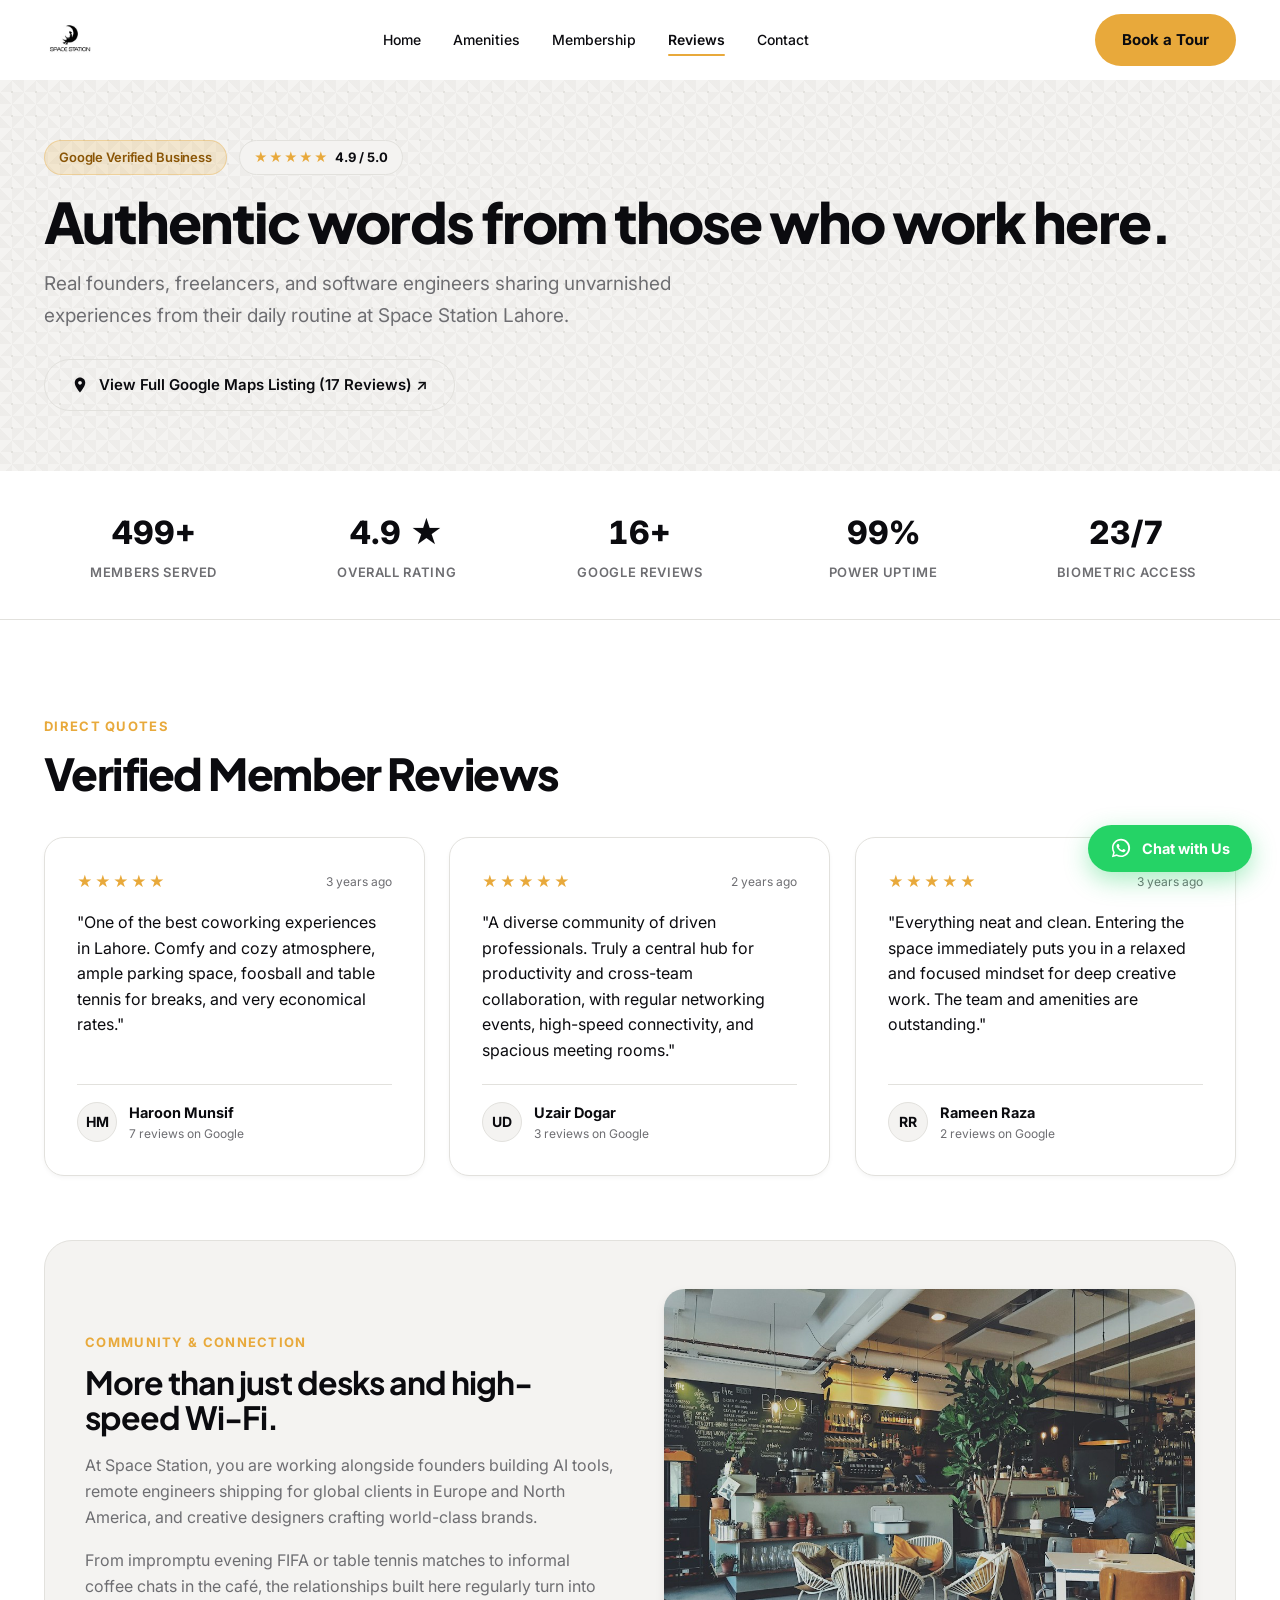
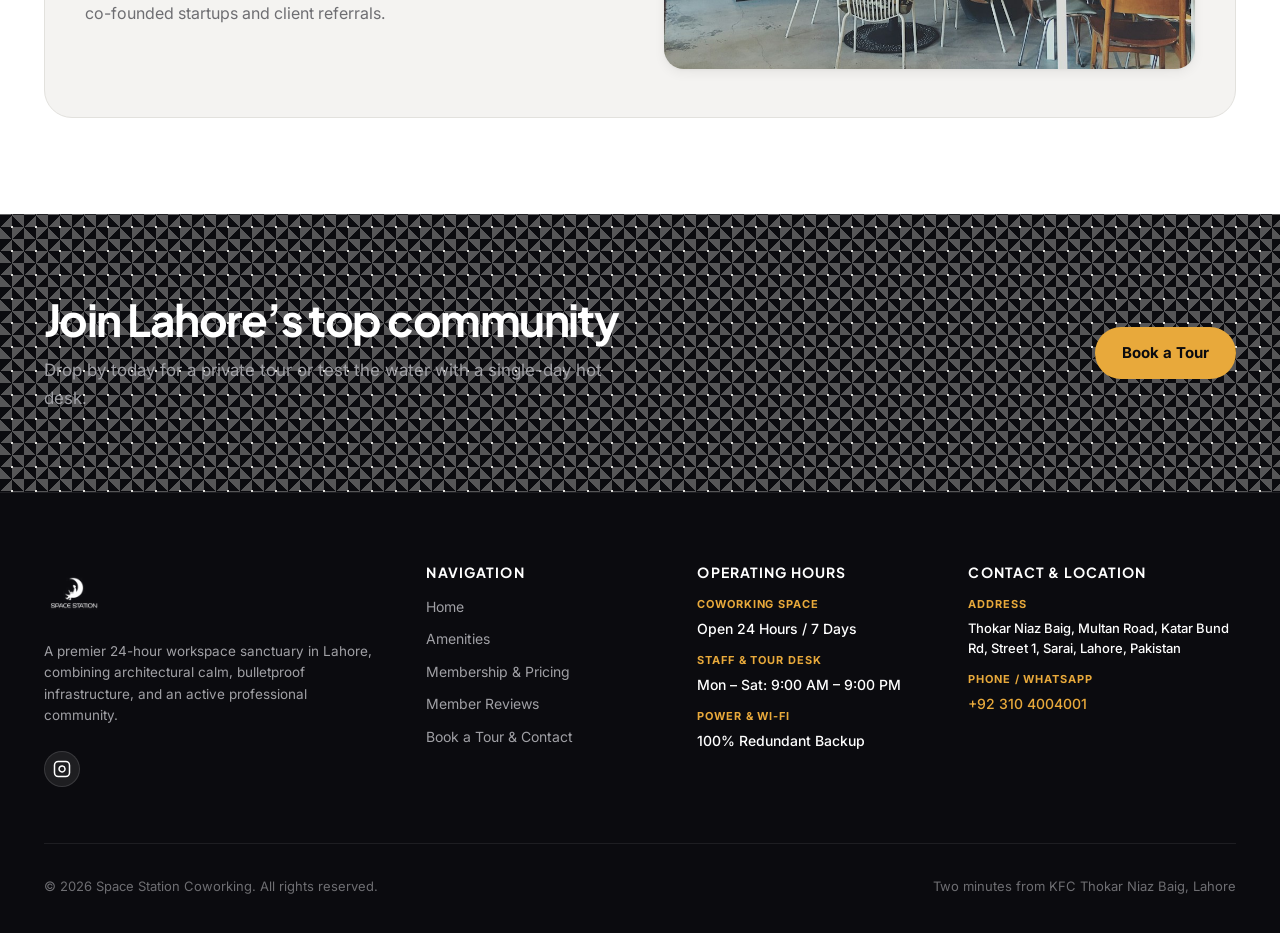
<file: reviews.html>
<!DOCTYPE html>
<html lang="en">
<head>
  <meta charset="UTF-8">
  <meta name="viewport" content="width=device-width, initial-scale=1.0">
  <title>Reviews & Community — Space Station Coworking Lahore</title>
  <meta name="description" content="Verified Google reviews for Space Station Coworking in Lahore. Rated 4.9 stars by 17 freelancers, agencies, and tech founders.">
  
  <meta property="og:type" content="website">
  <meta property="og:title" content="Member Reviews — Space Station Coworking Lahore">
  <meta property="og:description" content="4.9 Stars on Google. Read authentic feedback from Haroon Munsif, Uzair Dogar, Rameen Raza and Lahore's active coworking community.">
  <meta property="og:image" content="assets/images/hero-coworking.jpg">
  <meta property="og:url" content="https://spacestation.pk/reviews.html">

  <link rel="stylesheet" href="assets/css/style.css?v=1.1">
</head>
<body>

  <!-- Sticky Global Header -->
  <header class="site-header" role="banner">
    <div class="container header-inner">
      <a href="index.html" class="brand-link" aria-label="Space Station Home">
        <img src="assets/images/logo.png" alt="Space Station Coworking" class="brand-logo-img">
      </a>

      <nav class="site-nav" aria-label="Primary Navigation">
        <ul class="nav-menu">
          <li><a href="index.html" class="nav-link">Home</a></li>
          <li><a href="amenities.html" class="nav-link">Amenities</a></li>
          <li><a href="membership.html" class="nav-link">Membership</a></li>
          <li><a href="reviews.html" class="nav-link active">Reviews</a></li>
          <li><a href="contact.html" class="nav-link">Contact</a></li>
        </ul>
      </nav>

      <div class="header-actions">
        <a href="contact.html" class="btn btn-moonlight">Book a Tour</a>
        <button class="mobile-menu-btn" aria-label="Toggle navigation menu" aria-expanded="false">
          <svg width="24" height="24" viewBox="0 0 24 24" fill="none" stroke="currentColor" stroke-width="2">
            <path d="M4 6h16M4 12h16M4 18h16"/>
          </svg>
        </button>
      </div>
    </div>
  </header>

  <main id="main-content">
    <!-- Header Hero with 4.9 Rating & 17 Reviews count -->
    <section class="section section-fog pattern-crosshatch" style="padding-top: 60px; padding-bottom: 60px;">
      <div class="container">
        <div style="display: flex; flex-direction: column; gap: 16px;">
          <div style="display: flex; align-items: center; gap: 12px; flex-wrap: wrap;">
            <span class="badge badge-moonlight">Google Verified Business</span>
            <span class="rating-pill">
              <span class="stars">★★★★★</span>
              <strong>4.9 / 5.0</strong>
            </span>
          </div>

          <h1 class="section-title" style="font-size: clamp(38px, 4.5vw, 56px);">
            Authentic words from those who work here.
          </h1>

          <p style="font-size: 19px; max-width: 680px; color: var(--color-muted);">
            Real founders, freelancers, and software engineers sharing unvarnished experiences from their daily routine at Space Station Lahore.
          </p>

          <div style="margin-top: 12px;">
            <a href="https://maps.google.com/?q=Space+Station+Coworking+Thokar+Niaz+Baig+Lahore" target="_blank" rel="noopener noreferrer" class="btn btn-outline">
              <svg width="18" height="18" viewBox="0 0 24 24" fill="currentColor">
                <path d="M12 2C8.13 2 5 5.13 5 9c0 5.25 7 13 7 13s7-7.75 7-13c0-3.87-3.13-7-7-7zm0 9.5c-1.38 0-2.5-1.12-2.5-2.5s1.12-2.5 2.5-2.5 2.5 1.12 2.5 2.5-1.12 2.5-2.5 2.5z"/>
              </svg>
              View Full Google Maps Listing (17 Reviews) ↗
            </a>
          </div>
        </div>
      </div>
    </section>

    <!-- Score Breakdown Strip -->
    <section style="background-color: var(--color-paper); border-bottom: 1px solid var(--color-line); padding: 36px 0;">
      <div class="container">
        <div style="display: grid; grid-template-columns: repeat(auto-fit, minmax(180px, 1fr)); gap: 24px; text-align: center;">
          <div>
            <div style="font-size: 32px; font-weight: 800; color: var(--color-ink);"><span class="stat-counter" data-target="500" data-suffix="+">500+</span></div>
            <div style="font-size: 13px; color: var(--color-muted); font-weight: 600; text-transform: uppercase; letter-spacing: 0.05em; margin-top: 4px;">Members Served</div>
          </div>
          <div>
            <div style="font-size: 32px; font-weight: 800; color: var(--color-ink);"><span class="stat-counter" data-target="4.9" data-suffix=" ★">4.9 ★</span></div>
            <div style="font-size: 13px; color: var(--color-muted); font-weight: 600; text-transform: uppercase; letter-spacing: 0.05em; margin-top: 4px;">Overall Rating</div>
          </div>
          <div>
            <div style="font-size: 32px; font-weight: 800; color: var(--color-ink);"><span class="stat-counter" data-target="17" data-suffix="+">17+</span></div>
            <div style="font-size: 13px; color: var(--color-muted); font-weight: 600; text-transform: uppercase; letter-spacing: 0.05em; margin-top: 4px;">Google Reviews</div>
          </div>
          <div>
            <div style="font-size: 32px; font-weight: 800; color: var(--color-ink);"><span class="stat-counter" data-target="100" data-suffix="%">100%</span></div>
            <div style="font-size: 13px; color: var(--color-muted); font-weight: 600; text-transform: uppercase; letter-spacing: 0.05em; margin-top: 4px;">Power Uptime</div>
          </div>
          <div>
            <div style="font-size: 32px; font-weight: 800; color: var(--color-ink);"><span class="stat-counter" data-target="24" data-suffix="/7">24/7</span></div>
            <div style="font-size: 13px; color: var(--color-muted); font-weight: 600; text-transform: uppercase; letter-spacing: 0.05em; margin-top: 4px;">Biometric Access</div>
          </div>
        </div>
      </div>
    </section>

    <!-- Core Real Reviews Grid -->
    <section class="section">
      <div class="container">
        
        <div style="margin-bottom: 40px;">
          <span class="section-eyebrow">Direct Quotes</span>
          <h2 class="section-title">Verified Member Reviews</h2>
        </div>

        <div class="reviews-grid">
          
          <!-- Review 1: Haroon Munsif -->
          <article class="review-card tilt-card">
            <div>
              <div style="display: flex; justify-content: space-between; align-items: center; margin-bottom: 16px;">
                <div class="review-stars">★★★★★</div>
                <span style="font-size: 12px; color: var(--color-muted);">3 years ago</span>
              </div>
              <blockquote class="review-quote">
                "One of the best coworking experiences in Lahore. Comfy and cozy atmosphere, ample parking space, foosball and table tennis for breaks, and very economical rates."
              </blockquote>
            </div>
            <div class="review-author">
              <div class="author-initials">HM</div>
              <div class="author-meta">
                <span class="author-name">Haroon Munsif</span>
                <span class="author-sub">7 reviews on Google</span>
              </div>
            </div>
          </article>

          <!-- Review 2: Uzair Dogar -->
          <article class="review-card tilt-card">
            <div>
              <div style="display: flex; justify-content: space-between; align-items: center; margin-bottom: 16px;">
                <div class="review-stars">★★★★★</div>
                <span style="font-size: 12px; color: var(--color-muted);">2 years ago</span>
              </div>
              <blockquote class="review-quote">
                "A diverse community of driven professionals. Truly a central hub for productivity and cross-team collaboration, with regular networking events, high-speed connectivity, and spacious meeting rooms."
              </blockquote>
            </div>
            <div class="review-author">
              <div class="author-initials">UD</div>
              <div class="author-meta">
                <span class="author-name">Uzair Dogar</span>
                <span class="author-sub">3 reviews on Google</span>
              </div>
            </div>
          </article>

          <!-- Review 3: Rameen Raza -->
          <article class="review-card tilt-card">
            <div>
              <div style="display: flex; justify-content: space-between; align-items: center; margin-bottom: 16px;">
                <div class="review-stars">★★★★★</div>
                <span style="font-size: 12px; color: var(--color-muted);">3 years ago</span>
              </div>
              <blockquote class="review-quote">
                "Everything neat and clean. Entering the space immediately puts you in a relaxed and focused mindset for deep creative work. The team and amenities are outstanding."
              </blockquote>
            </div>
            <div class="review-author">
              <div class="author-initials">RR</div>
              <div class="author-meta">
                <span class="author-name">Rameen Raza</span>
                <span class="author-sub">2 reviews on Google</span>
              </div>
            </div>
          </article>

        </div>

        <!-- Community Culture Spotlight -->
        <div style="margin-top: 64px; background: var(--color-fog); border-radius: var(--radius-xl); border: 1px solid var(--color-line); padding: 48px 40px;">
          <div style="display: grid; grid-template-columns: 1fr 1fr; gap: 48px; align-items: center;">
            <div>
              <span class="section-eyebrow">Community & Connection</span>
              <h3 style="font-size: 32px; letter-spacing: -0.03em; margin-bottom: 16px;">
                More than just desks and high-speed Wi-Fi.
              </h3>
              <p style="margin-bottom: 16px;">
                At Space Station, you are working alongside founders building AI tools, remote engineers shipping for global clients in Europe and North America, and creative designers crafting world-class brands.
              </p>
              <p>
                From impromptu evening FIFA or table tennis matches to informal coffee chats in the café, the relationships built here regularly turn into co-founded startups and client referrals.
              </p>
            </div>
            <div style="border-radius: var(--radius-lg); overflow: hidden; box-shadow: var(--shadow-md);">
              <img src="assets/images/cafe-breakout.jpg" alt="Space Station community members connecting in the breakout cafe" loading="lazy" width="600" height="380">
            </div>
          </div>
        </div>

      </div>
    </section>

    <!-- Closing CTA Band -->
    <section class="cta-band pattern-crosshatch" aria-label="Book your visit">
      <div class="container">
        <div class="cta-band-inner">
          <div>
            <h2 class="cta-band-title">Join Lahore’s top community</h2>
            <p class="cta-band-sub">
              Drop by today for a private tour or test the water with a single-day hot desk.
            </p>
          </div>
          <div>
            <a href="contact.html" class="btn btn-moonlight">Book a Tour</a>
          </div>
        </div>
      </div>
    </section>
  </main>

  <!-- Global Footer -->
  <footer class="site-footer" role="contentinfo">
    <div class="container">
      <div class="footer-top">
        <div class="footer-brand">
          <a href="index.html" class="brand-link" aria-label="Space Station Home">
            <img src="assets/images/logo.png" alt="Space Station Coworking" class="footer-logo-img">
          </a>
          <p style="font-size: 13.5px; color: #A0A0A5; line-height: 1.6;">
            A premier 24-hour workspace sanctuary in Lahore, combining architectural calm, bulletproof infrastructure, and an active professional community.
          </p>
          <div class="social-row">
            <a href="#" class="social-icon-btn" aria-label="Space Station Instagram">
              <svg width="18" height="18" viewBox="0 0 24 24" fill="none" stroke="currentColor" stroke-width="2">
                <rect x="2" y="2" width="20" height="20" rx="5" ry="5"></rect>
                <path d="M16 11.37A4 4 0 1 1 12.63 8 4 4 0 0 1 16 11.37z"></path>
                <line x1="17.5" y1="6.5" x2="17.51" y2="6.5"></line>
              </svg>
            </a>
          </div>
        </div>

        <div>
          <h4 class="footer-title">Navigation</h4>
          <ul class="footer-links">
            <li><a href="index.html">Home</a></li>
            <li><a href="amenities.html">Amenities</a></li>
            <li><a href="membership.html">Membership & Pricing</a></li>
            <li><a href="reviews.html">Member Reviews</a></li>
            <li><a href="contact.html">Book a Tour & Contact</a></li>
          </ul>
        </div>

        <div>
          <h4 class="footer-title">Operating Hours</h4>
          <div class="footer-contact-item">
            <span class="footer-contact-label">Coworking Space</span>
            <span class="footer-contact-val">Open 24 Hours / 7 Days</span>
          </div>
          <div class="footer-contact-item">
            <span class="footer-contact-label">Staff & Tour Desk</span>
            <span class="footer-contact-val">Mon – Sat: 9:00 AM – 9:00 PM</span>
          </div>
          <div class="footer-contact-item">
            <span class="footer-contact-label">Power & Wi-Fi</span>
            <span class="footer-contact-val">100% Redundant Backup</span>
          </div>
        </div>

        <div>
          <h4 class="footer-title">Contact & Location</h4>
          <div class="footer-contact-item">
            <span class="footer-contact-label">Address</span>
            <span class="footer-contact-val" style="font-size: 13px;">
              Thokar Niaz Baig, Multan Road, Katar Bund Rd, Street 1, Sarai, Lahore, Pakistan
            </span>
          </div>
          <div class="footer-contact-item">
            <span class="footer-contact-label">Phone / WhatsApp</span>
            <a href="https://wa.me/923104004001" target="_blank" rel="noopener noreferrer" class="footer-contact-val" style="color: var(--color-moonlight);">+92 310 4004001</a>
          </div>
        </div>
      </div>

      <div class="footer-bottom">
        <div>© 2026 Space Station Coworking. All rights reserved.</div>
        <div>Two minutes from KFC Thokar Niaz Baig, Lahore</div>
      </div>
    </div>
  </footer>

  <!-- Floating WhatsApp Quick Button -->
  <a href="https://wa.me/923104004001?text=Hi%20Space%20Station%2C%20I%20would%20like%20to%20inquire%20about%20a%20workspace%20tour" target="_blank" rel="noopener noreferrer" class="floating-whatsapp-btn" aria-label="Chat on WhatsApp">
    <svg width="22" height="22" viewBox="0 0 24 24" fill="currentColor">
      <path d="M12.04 2c-5.46 0-9.91 4.45-9.91 9.91 0 1.75.46 3.45 1.32 4.95L2.05 22l5.25-1.38c1.45.79 3.08 1.21 4.74 1.21 5.46 0 9.91-4.45 9.91-9.91 0-5.46-4.45-9.92-9.91-9.92zM12.04 20.15c-1.48 0-2.93-.4-4.2-1.15l-.3-.18-3.12.82.83-3.04-.2-.31a7.92 7.92 0 0 1-1.22-4.38c0-4.41 3.59-8 8-8s8 3.59 8 8-3.59 8.24-7.99 8.24zm4.39-6.19c-.24-.12-1.42-.7-1.64-.78-.22-.08-.38-.12-.54.12-.16.24-.62.78-.76.94-.14.16-.28.18-.52.06-.24-.12-1.02-.38-1.94-1.2-.72-.64-1.2-1.43-1.34-1.67-.14-.24-.01-.37.11-.49.11-.11.24-.28.36-.42.12-.14.16-.24.24-.4.08-.16.04-.3-.02-.42-.06-.12-.54-1.3-.74-1.78-.2-.47-.4-.41-.54-.42l-.46-.01c-.16 0-.42.06-.64.3-.22.24-.84.82-.84 2s.86 2.32.98 2.48c.12.16 1.7 2.6 4.12 3.64.58.25 1.03.4 1.38.51.58.18 1.1.16 1.52.1.46-.07 1.42-.58 1.62-1.14.2-.56.2-1.04.14-1.14-.06-.1-.22-.16-.46-.28z"/>
    </svg>
    <span>Chat with Us</span>
  </a>

  <script src="assets/js/main.js"></script>
</body>
</html>
</file>
<file: assets/css/style.css>
/* ==========================================================================
   Space Station Coworking — Modern Architectural & Liquid Glass Design System
   Brand: Space Station (Coworking Space, Lahore)
   Aesthetic: SureGuard-inspired bold display type, frosted glass, 3D micro-tilt
   HIG Compliance: Liquid Glass, Typography, Layout, Color, Motion
   ========================================================================== */

@import url('https://fonts.googleapis.com/css2?family=Inter:wght@300;400;500;600;700&family=Plus+Jakarta+Sans:wght@500;600;700;800&display=swap');

/* --- Design Tokens --- */
:root {
  --color-ink: #0B0B0F;
  --color-paper: #FFFFFF;
  --color-fog: #F4F3F1;
  --color-moonlight: #E8A93B;
  --color-moonlight-hover: #D7982B;
  --color-line: #E2E1DD;
  --color-muted: #6E6E72;
  --color-ink-card: #14141A;
  --color-ink-border: rgba(255, 255, 255, 0.12);
  
  --font-display: 'Plus Jakarta Sans', -apple-system, BlinkMacSystemFont, "Segoe UI", Roboto, sans-serif;
  --font-body: 'Inter', -apple-system, BlinkMacSystemFont, "Segoe UI", Roboto, sans-serif;

  --shadow-sm: 0 2px 4px rgba(11, 11, 15, 0.04);
  --shadow-md: 0 4px 12px rgba(11, 11, 15, 0.06), 0 1px 3px rgba(11, 11, 15, 0.04);
  --shadow-lg: 0 12px 32px -4px rgba(11, 11, 15, 0.08), 0 4px 12px -2px rgba(11, 11, 15, 0.04);
  --shadow-xl: 0 24px 48px -8px rgba(11, 11, 15, 0.12), 0 8px 16px -4px rgba(11, 11, 15, 0.06);

  --radius-sm: 8px;
  --radius-md: 14px;
  --radius-lg: 20px;
  --radius-xl: 28px;
  --radius-full: 9999px;

  --transition-fast: 180ms cubic-bezier(0.16, 1, 0.3, 1);
  --transition-base: 240ms cubic-bezier(0.16, 1, 0.3, 1);
  
  --container-max: 1240px;
  --header-height: 80px;
}

/* --- Base Reset & Typography --- */
*, *::before, *::after {
  box-sizing: border-box;
  margin: 0;
  padding: 0;
}

html {
  font-family: var(--font-body);
  color: var(--color-ink);
  background-color: var(--color-paper);
  scroll-behavior: smooth;
  text-rendering: optimizeLegibility;
  -webkit-font-smoothing: antialiased;
  -moz-osx-font-smoothing: grayscale;
}

body {
  font-size: 16px;
  line-height: 1.6;
  overflow-x: hidden;
  min-height: 100vh;
  display: flex;
  flex-direction: column;
}

img, picture, svg, video {
  display: block;
  max-width: 100%;
}

a {
  color: inherit;
  text-decoration: none;
  transition: color var(--transition-fast);
}

button, input, textarea, select {
  font: inherit;
  color: inherit;
}

h1, h2, h3, h4, h5, h6 {
  font-family: var(--font-display);
  font-weight: 700;
  line-height: 1.1;
  letter-spacing: -0.035em;
  color: var(--color-ink);
}

p {
  color: var(--color-muted);
  line-height: 1.65;
}

/* --- Utility Layout --- */
.container {
  width: 100%;
  max-width: var(--container-max);
  margin-left: auto;
  margin-right: auto;
  padding-left: 24px;
  padding-right: 24px;
}

.section {
  padding-top: 96px;
  padding-bottom: 96px;
  position: relative;
}

.section-fog {
  background-color: var(--color-fog);
}

.section-ink {
  background-color: var(--color-ink);
  color: var(--color-paper);
}

.section-ink h1, 
.section-ink h2, 
.section-ink h3, 
.section-ink h4 {
  color: var(--color-paper);
}

.section-ink p {
  color: #A0A0A5;
}

/* Subtle crosshatch pattern used sparingly (SureGuard reference) */
.pattern-crosshatch {
  background-image: 
    radial-gradient(var(--color-line) 1px, transparent 1px),
    linear-gradient(45deg, rgba(226, 225, 221, 0.35) 25%, transparent 25%, transparent 75%, rgba(226, 225, 221, 0.35) 75%),
    linear-gradient(-45deg, rgba(226, 225, 221, 0.35) 25%, transparent 25%, transparent 75%, rgba(226, 225, 221, 0.35) 75%);
  background-size: 24px 24px, 24px 24px, 24px 24px;
  background-position: 0 0, 0 0, 12px 12px;
}

.section-ink .pattern-crosshatch {
  background-image: 
    linear-gradient(45deg, rgba(255, 255, 255, 0.04) 25%, transparent 25%, transparent 75%, rgba(255, 255, 255, 0.04) 75%),
    linear-gradient(-45deg, rgba(255, 255, 255, 0.04) 25%, transparent 25%, transparent 75%, rgba(255, 255, 255, 0.04) 75%);
}

/* --- Buttons & Badges --- */
.btn {
  display: inline-flex;
  align-items: center;
  justify-content: center;
  gap: 10px;
  padding: 13px 26px;
  font-weight: 600;
  font-size: 15px;
  border-radius: var(--radius-full);
  border: 1px solid transparent;
  cursor: pointer;
  transition: all var(--transition-fast);
  white-space: nowrap;
  min-height: 48px; /* HIG 44px min touch target */
}

.btn-moonlight {
  background-color: var(--color-moonlight);
  color: var(--color-ink);
  font-weight: 700;
}

.btn-moonlight:hover {
  background-color: var(--color-moonlight-hover);
  transform: translateY(-2px);
  box-shadow: 0 6px 16px rgba(232, 169, 59, 0.35);
}

.btn-outline {
  background-color: transparent;
  border-color: var(--color-line);
  color: var(--color-ink);
}

.btn-outline:hover {
  border-color: var(--color-ink);
  background-color: rgba(11, 11, 15, 0.03);
}

.btn-outline-white {
  background-color: transparent;
  border-color: rgba(255, 255, 255, 0.25);
  color: var(--color-paper);
}

.btn-outline-white:hover {
  border-color: var(--color-paper);
  background-color: rgba(255, 255, 255, 0.1);
}

.badge {
  display: inline-flex;
  align-items: center;
  gap: 8px;
  padding: 6px 14px;
  border-radius: var(--radius-full);
  font-size: 13px;
  font-weight: 600;
  letter-spacing: -0.01em;
  background-color: var(--color-fog);
  color: var(--color-ink);
  border: 1px solid var(--color-line);
}

.badge-moonlight {
  background-color: rgba(232, 169, 59, 0.18);
  color: #8A5506; /* High contrast dark amber exceeding 4.5:1 */
  border-color: rgba(232, 169, 59, 0.35);
}

/* --- Apple HIG Liquid Glass Utility --- */
.liquid-glass {
  background: rgba(255, 255, 255, 0.72);
  backdrop-filter: blur(24px) saturate(1.4);
  -webkit-backdrop-filter: blur(24px) saturate(1.4);
  border: 1px solid rgba(255, 255, 255, 0.5);
  box-shadow: 0 8px 32px rgba(11, 11, 15, 0.08);
}

.liquid-glass-dark {
  background: rgba(20, 20, 26, 0.75);
  backdrop-filter: blur(24px) saturate(1.4);
  -webkit-backdrop-filter: blur(24px) saturate(1.4);
  border: 1px solid rgba(255, 255, 255, 0.12);
  box-shadow: 0 12px 36px rgba(0, 0, 0, 0.35);
}

/* Reduced transparency fallback */
@media (prefers-reduced-transparency: reduce) {
  .liquid-glass {
    background: var(--color-paper);
    backdrop-filter: none;
    -webkit-backdrop-filter: none;
    border-color: var(--color-line);
  }
  .liquid-glass-dark {
    background: var(--color-ink-card);
    backdrop-filter: none;
    -webkit-backdrop-filter: none;
  }
}

/* --- Header & Navigation --- */
.site-header {
  position: sticky;
  top: 0;
  left: 0;
  width: 100%;
  z-index: 1000;
  height: var(--header-height);
  background-color: transparent;
  transition: background-color var(--transition-base), border-color var(--transition-base), box-shadow var(--transition-base);
  border-bottom: 1px solid transparent;
}

.site-header.scrolled {
  background-color: rgba(255, 255, 255, 0.94);
  backdrop-filter: blur(16px);
  -webkit-backdrop-filter: blur(16px);
  border-bottom-color: var(--color-line);
  box-shadow: var(--shadow-sm);
}

.header-inner {
  display: flex;
  align-items: center;
  justify-content: space-between;
  height: 100%;
}

.brand-link {
  display: flex;
  align-items: center;
  text-decoration: none;
}

.brand-logo-img {
  height: 52px;
  width: auto;
  max-width: 150px;
  object-fit: contain;
  mix-blend-mode: multiply;
  transition: transform var(--transition-fast);
}

.brand-link:hover .brand-logo-img {
  transform: scale(1.04);
}

.nav-menu {
  display: flex;
  align-items: center;
  gap: 32px;
  list-style: none;
}

.nav-link {
  font-size: 14px;
  font-weight: 500;
  color: var(--color-ink);
  position: relative;
  padding: 8px 0;
  transition: color var(--transition-fast);
}

.nav-link:hover,
.nav-link.active {
  color: var(--color-ink);
  font-weight: 600;
}

.nav-link.active::after {
  content: '';
  position: absolute;
  bottom: 0;
  left: 0;
  width: 100%;
  height: 2px;
  background-color: var(--color-moonlight);
  border-radius: var(--radius-full);
}

.header-actions {
  display: flex;
  align-items: center;
  gap: 16px;
}

.mobile-menu-btn {
  display: none;
  background: none;
  border: 1px solid var(--color-line);
  padding: 8px;
  border-radius: var(--radius-sm);
  cursor: pointer;
  color: var(--color-ink);
}

/* --- Hero Section (SureGuard Style) --- */
.hero {
  padding-top: 40px;
  padding-bottom: 80px;
  position: relative;
  overflow: hidden;
}

.hero-grid {
  display: grid;
  grid-template-columns: 1.1fr 0.9fr;
  gap: 48px;
  align-items: center;
}

.hero-content {
  display: flex;
  flex-direction: column;
  gap: 24px;
}

.hero-badge-row {
  display: flex;
  align-items: center;
  gap: 12px;
  flex-wrap: wrap;
}

.hero-title {
  font-size: clamp(40px, 5.2vw, 68px);
  font-weight: 800;
  letter-spacing: -0.04em;
  line-height: 1.02;
  color: var(--color-ink);
}

.hero-title .asterisk {
  color: var(--color-moonlight);
}

.hero-moon-seal {
  display: inline-block;
  width: 0.85em;
  height: 0.85em;
  vertical-align: -0.05em;
  margin: 0 4px;
}

.hero-description {
  font-size: 19px;
  line-height: 1.55;
  color: var(--color-muted);
  max-width: 520px;
}

.hero-cta-group {
  display: flex;
  align-items: center;
  gap: 16px;
  flex-wrap: wrap;
  margin-top: 8px;
}

.hero-trust-bar {
  display: flex;
  align-items: center;
  gap: 20px;
  margin-top: 16px;
  padding-top: 20px;
  border-top: 1px solid var(--color-line);
  flex-wrap: wrap;
}

.avatar-stack-wrap {
  display: flex;
  align-items: center;
  gap: 12px;
}

.avatar-stack {
  display: flex;
  align-items: center;
}

.avatar-stack img {
  width: 38px;
  height: 38px;
  border-radius: 50%;
  border: 2px solid var(--color-paper);
  margin-left: -10px;
  object-fit: cover;
}

.avatar-stack img:first-child {
  margin-left: 0;
}

.avatar-caption {
  font-size: 13px;
  font-weight: 600;
  color: var(--color-ink);
}

.rating-pill {
  display: inline-flex;
  align-items: center;
  gap: 6px;
  padding: 6px 14px;
  border-radius: var(--radius-full);
  background-color: var(--color-fog);
  border: 1px solid var(--color-line);
  font-size: 13px;
  font-weight: 600;
  color: var(--color-ink);
}

.stars {
  color: var(--color-moonlight);
  letter-spacing: 1px;
}

/* Hero Visual & Frosted Glass Panel */
.hero-visual {
  position: relative;
  border-radius: var(--radius-xl);
  overflow: visible;
}

.hero-image-frame {
  position: relative;
  border-radius: var(--radius-xl);
  overflow: hidden;
  box-shadow: var(--shadow-xl);
  aspect-ratio: 4/4.5;
  background-color: var(--color-fog);
}

.hero-image-frame img {
  width: 100%;
  height: 100%;
  object-fit: cover;
  transition: transform 600ms cubic-bezier(0.16, 1, 0.3, 1);
}

.hero-visual:hover .hero-image-frame img {
  transform: scale(1.03);
}

/* Floating Liquid Glass Card on Hero (SureGuard reference) */
.hero-glass-card {
  position: absolute;
  bottom: 24px;
  left: -28px;
  right: 28px;
  padding: 20px 24px;
  border-radius: var(--radius-lg);
  display: flex;
  align-items: center;
  justify-content: space-between;
  gap: 16px;
  z-index: 5;
}

.hero-glass-stat {
  display: flex;
  flex-direction: column;
}

.hero-glass-stat .num {
  font-family: var(--font-display);
  font-size: 24px;
  font-weight: 800;
  color: var(--color-ink);
  line-height: 1;
}

.hero-glass-stat .lbl {
  font-size: 12px;
  color: var(--color-muted);
  font-weight: 500;
  text-transform: uppercase;
  letter-spacing: 0.05em;
  margin-top: 4px;
}

.hero-glass-badge {
  display: flex;
  align-items: center;
  gap: 8px;
  font-size: 13px;
  font-weight: 600;
  color: var(--color-ink);
  background: rgba(255, 255, 255, 0.85);
  padding: 8px 16px;
  border-radius: var(--radius-full);
  border: 1px solid rgba(255, 255, 255, 0.6);
}

.pulse-dot {
  width: 8px;
  height: 8px;
  border-radius: 50%;
  background-color: #22C55E;
  box-shadow: 0 0 0 0 rgba(34, 197, 94, 0.5);
  animation: pulseGreen 2s infinite;
}

@keyframes pulseGreen {
  0% { box-shadow: 0 0 0 0 rgba(34, 197, 94, 0.7); }
  70% { box-shadow: 0 0 0 8px rgba(34, 197, 94, 0); }
  100% { box-shadow: 0 0 0 0 rgba(34, 197, 94, 0); }
}

/* --- About Condensed Strip --- */
.about-strip {
  padding: 48px 0;
  border-top: 1px solid var(--color-line);
  border-bottom: 1px solid var(--color-line);
  background-color: var(--color-paper);
}

.about-strip-grid {
  display: grid;
  grid-template-columns: 280px 1fr auto;
  gap: 40px;
  align-items: center;
}

.about-strip-label {
  font-size: 13px;
  text-transform: uppercase;
  letter-spacing: 0.1em;
  font-weight: 700;
  color: var(--color-muted);
}

.about-strip-text {
  font-size: 20px;
  font-weight: 500;
  line-height: 1.45;
  color: var(--color-ink);
}

.about-strip-meta {
  display: flex;
  flex-direction: column;
  align-items: flex-end;
  gap: 4px;
}

.about-strip-distance {
  font-size: 13px;
  font-weight: 700;
  color: #8A5506;
  background-color: rgba(232, 169, 59, 0.18);
  padding: 4px 12px;
  border-radius: var(--radius-full);
}

/* --- Numbered Horizontal Cards (SureGuard Reference: 01, 02, 03) --- */
.cards-row-header {
  display: flex;
  align-items: flex-end;
  justify-content: space-between;
  margin-bottom: 48px;
}

.section-eyebrow {
  font-size: 13px;
  font-weight: 700;
  text-transform: uppercase;
  letter-spacing: 0.1em;
  color: var(--color-moonlight);
  margin-bottom: 12px;
  display: block;
}

.section-title {
  font-size: clamp(32px, 3.6vw, 44px);
  font-weight: 800;
  letter-spacing: -0.035em;
  line-height: 1.1;
}

.cards-grid {
  display: grid;
  grid-template-columns: repeat(3, 1fr);
  gap: 28px;
}

/* 3D Micro-Tilt Card */
.tilt-card {
  position: relative;
  background-color: var(--color-paper);
  border: 1px solid var(--color-line);
  border-radius: var(--radius-xl);
  overflow: hidden;
  display: flex;
  flex-direction: column;
  box-shadow: var(--shadow-md);
  transition: transform var(--transition-base), box-shadow var(--transition-base), border-color var(--transition-base);
  transform-style: preserve-3d;
  will-change: transform;
}

.tilt-card:hover {
  transform: translateY(-6px) perspective(1000px) rotateX(2deg) rotateY(-1deg);
  box-shadow: var(--shadow-xl);
  border-color: rgba(232, 169, 59, 0.4);
}

.section-ink .tilt-card {
  background-color: var(--color-ink-card);
  border-color: var(--color-ink-border);
}

.section-ink .tilt-card:hover {
  border-color: var(--color-moonlight);
}

/* Diagonal Photo Crop Header (SureGuard Reference) */
.card-media-wrap {
  position: relative;
  width: 100%;
  height: 220px;
  overflow: hidden;
  clip-path: polygon(0 0, 100% 0, 100% 86%, 0 100%);
  background-color: var(--color-fog);
}

.card-media-wrap img {
  width: 100%;
  height: 100%;
  object-fit: cover;
  transition: transform 500ms cubic-bezier(0.16, 1, 0.3, 1);
}

.tilt-card:hover .card-media-wrap img {
  transform: scale(1.06);
}

.card-number-badge {
  position: absolute;
  top: 16px;
  right: 16px;
  width: 36px;
  height: 36px;
  border-radius: 50%;
  background: rgba(11, 11, 15, 0.75);
  backdrop-filter: blur(8px);
  -webkit-backdrop-filter: blur(8px);
  color: var(--color-paper);
  display: flex;
  align-items: center;
  justify-content: center;
  font-family: var(--font-display);
  font-size: 13px;
  font-weight: 700;
  border: 1px solid rgba(255, 255, 255, 0.2);
  z-index: 2;
}

.card-body {
  padding: 24px;
  display: flex;
  flex-direction: column;
  flex-grow: 1;
}

.card-category {
  font-size: 12px;
  text-transform: uppercase;
  letter-spacing: 0.08em;
  font-weight: 700;
  color: var(--color-moonlight);
  margin-bottom: 8px;
}

.card-heading {
  font-size: 22px;
  font-weight: 700;
  margin-bottom: 12px;
  line-height: 1.2;
}

.card-text {
  font-size: 14.5px;
  color: var(--color-muted);
  line-height: 1.55;
  margin-bottom: 20px;
  flex-grow: 1;
}

.card-feature-pills {
  display: flex;
  flex-wrap: wrap;
  gap: 6px;
  margin-bottom: 20px;
}

.pill-small {
  font-size: 11.5px;
  font-weight: 600;
  padding: 4px 10px;
  border-radius: var(--radius-full);
  background-color: var(--color-fog);
  color: var(--color-ink);
  border: 1px solid var(--color-line);
}

.section-ink .pill-small {
  background-color: rgba(255, 255, 255, 0.08);
  color: #D1D1D6;
  border-color: rgba(255, 255, 255, 0.1);
}

/* Circular Arrow Button in Corner (SureGuard style) */
.card-action-bar {
  display: flex;
  align-items: center;
  justify-content: space-between;
  padding-top: 16px;
  border-top: 1px solid var(--color-line);
}

.section-ink .card-action-bar {
  border-top-color: var(--color-ink-border);
}

.card-action-text {
  font-size: 13.5px;
  font-weight: 600;
  color: var(--color-ink);
}

.section-ink .card-action-text {
  color: var(--color-paper);
}

.circular-arrow-btn {
  width: 38px;
  height: 38px;
  border-radius: 50%;
  background-color: var(--color-fog);
  border: 1px solid var(--color-line);
  display: flex;
  align-items: center;
  justify-content: center;
  color: var(--color-ink);
  font-size: 15px;
  transition: all var(--transition-fast);
}

.tilt-card:hover .circular-arrow-btn {
  background-color: var(--color-moonlight);
  border-color: var(--color-moonlight);
  color: var(--color-ink);
  transform: translate(2px, -2px);
}

.section-ink .circular-arrow-btn {
  background-color: rgba(255, 255, 255, 0.1);
  border-color: rgba(255, 255, 255, 0.15);
  color: var(--color-paper);
}

/* --- Review Cards & Testimonials --- */
.reviews-grid {
  display: grid;
  grid-template-columns: repeat(3, 1fr);
  gap: 24px;
}

.review-card {
  background-color: var(--color-paper);
  border: 1px solid var(--color-line);
  border-radius: var(--radius-lg);
  padding: 32px;
  display: flex;
  flex-direction: column;
  justify-content: space-between;
  gap: 20px;
  box-shadow: var(--shadow-sm);
  transition: all var(--transition-base);
}

.review-card:hover {
  transform: translateY(-4px);
  box-shadow: var(--shadow-md);
  border-color: rgba(232, 169, 59, 0.4);
}

.review-stars {
  color: var(--color-moonlight);
  font-size: 15px;
  letter-spacing: 2px;
}

.review-quote {
  font-size: 16px;
  line-height: 1.6;
  color: var(--color-ink);
  font-weight: 400;
  font-style: normal;
}

.review-author {
  display: flex;
  align-items: center;
  gap: 12px;
  padding-top: 16px;
  border-top: 1px solid var(--color-line);
}

.author-initials {
  width: 40px;
  height: 40px;
  border-radius: 50%;
  background-color: var(--color-fog);
  color: var(--color-ink);
  font-weight: 700;
  font-size: 14px;
  display: flex;
  align-items: center;
  justify-content: center;
  border: 1px solid var(--color-line);
}

.author-meta {
  display: flex;
  flex-direction: column;
}

.author-name {
  font-weight: 700;
  font-size: 14.5px;
  color: var(--color-ink);
}

.author-sub {
  font-size: 12px;
  color: var(--color-muted);
}

/* --- Animated Left-to-Right Reviews Stream --- */
.reviews-section-stream {
  overflow: hidden;
  position: relative;
  padding-bottom: 72px;
}

.reviews-stream-outer {
  width: 100vw;
  margin-left: calc(-50vw + 50%);
  overflow: hidden;
  position: relative;
  mask-image: linear-gradient(to right, transparent, black 6%, black 94%, transparent);
  -webkit-mask-image: linear-gradient(to right, transparent, black 6%, black 94%, transparent);
  padding: 16px 0 28px;
}

.reviews-stream-track {
  display: flex;
  gap: 24px;
  width: max-content;
  animation: scrollReviewsLeftToRight 42s linear infinite;
  will-change: transform;
}

.reviews-stream-outer:hover .reviews-stream-track {
  animation-play-state: paused;
}

@keyframes scrollReviewsLeftToRight {
  0% {
    transform: translateX(calc(-50% - 12px));
  }
  100% {
    transform: translateX(0);
  }
}

.review-stream-card {
  width: 380px;
  flex-shrink: 0;
  border-radius: var(--radius-xl);
  background-color: var(--color-paper);
  border: 1px solid var(--color-line);
  box-shadow: var(--shadow-sm);
  padding: 28px 24px;
  display: flex;
  flex-direction: column;
  justify-content: space-between;
  gap: 16px;
  transition: transform 260ms cubic-bezier(0.16, 1, 0.3, 1), box-shadow 260ms ease, border-color 260ms ease;
  cursor: default;
}

.review-stream-card:hover {
  transform: translateY(-6px);
  box-shadow: 0 16px 36px rgba(11, 11, 15, 0.08);
  border-color: rgba(232, 169, 59, 0.45);
}

.review-card-head {
  display: flex;
  align-items: center;
  justify-content: space-between;
  gap: 12px;
}

/* Animated Date Badge */
.review-date-badge {
  display: inline-flex;
  align-items: center;
  gap: 6px;
  background: var(--color-fog);
  border: 1px solid var(--color-line);
  padding: 4px 10px;
  border-radius: var(--radius-full);
  font-size: 11px;
  font-weight: 600;
  color: var(--color-muted);
  transition: background-color 240ms ease, border-color 240ms ease, color 240ms ease;
}

.review-stream-card:hover .review-date-badge {
  background-color: rgba(232, 169, 59, 0.12);
  border-color: rgba(232, 169, 59, 0.35);
  color: var(--color-ink);
}

.date-pulse {
  width: 6px;
  height: 6px;
  border-radius: 50%;
  background-color: var(--color-moonlight);
  box-shadow: 0 0 0 0 rgba(232, 169, 59, 0.7);
  animation: datePulseRing 2.4s infinite cubic-bezier(0.66, 0, 0, 1);
}

@keyframes datePulseRing {
  0% {
    box-shadow: 0 0 0 0 rgba(232, 169, 59, 0.7);
  }
  70% {
    box-shadow: 0 0 0 7px rgba(232, 169, 59, 0);
  }
  100% {
    box-shadow: 0 0 0 0 rgba(232, 169, 59, 0);
  }
}

@media (max-width: 768px) {
  .review-stream-card {
    width: 320px;
    padding: 22px 20px;
  }
}

@media (prefers-reduced-motion: reduce) {
  .reviews-stream-track {
    animation: none !important;
  }
  .date-pulse {
    animation: none !important;
  }
  .reviews-stream-outer {
    overflow-x: auto;
  }
}

/* --- Membership Pricing Cards --- */
.pricing-grid {
  display: grid;
  grid-template-columns: repeat(3, 1fr);
  gap: 28px;
  align-items: stretch;
}

.pricing-card {
  background-color: var(--color-paper);
  border: 1px solid var(--color-line);
  border-radius: var(--radius-xl);
  padding: 36px 32px;
  display: flex;
  flex-direction: column;
  position: relative;
  box-shadow: var(--shadow-md);
  transition: transform var(--transition-base), box-shadow var(--transition-base);
}

.pricing-card.featured {
  border-color: var(--color-moonlight);
  box-shadow: var(--shadow-xl);
  transform: translateY(-8px);
}

.pricing-card.featured::before {
  content: 'Most Popular';
  position: absolute;
  top: -14px;
  left: 50%;
  transform: translateX(-50%);
  background-color: var(--color-moonlight);
  color: var(--color-ink);
  font-size: 12px;
  font-weight: 800;
  letter-spacing: 0.05em;
  text-transform: uppercase;
  padding: 4px 16px;
  border-radius: var(--radius-full);
}

.pricing-header {
  margin-bottom: 24px;
}

.pricing-title {
  font-size: 22px;
  font-weight: 800;
  margin-bottom: 8px;
}

.pricing-price-wrap {
  display: flex;
  align-items: baseline;
  gap: 6px;
  margin-top: 14px;
}

.pricing-currency {
  font-size: 18px;
  font-weight: 700;
  color: var(--color-ink);
}

.pricing-amount {
  font-family: var(--font-display);
  font-size: 38px;
  font-weight: 800;
  color: var(--color-ink);
  letter-spacing: -0.04em;
}

.pricing-period {
  font-size: 14px;
  color: var(--color-muted);
}

.pricing-features-list {
  list-style: none;
  display: flex;
  flex-direction: column;
  gap: 14px;
  margin-top: 24px;
  margin-bottom: 32px;
  flex-grow: 1;
}

.pricing-feature-item {
  display: flex;
  align-items: flex-start;
  gap: 12px;
  font-size: 14.5px;
  color: var(--color-ink);
}

.check-icon {
  width: 18px;
  height: 18px;
  border-radius: 50%;
  background-color: rgba(232, 169, 59, 0.2);
  color: var(--color-ink);
  display: flex;
  align-items: center;
  justify-content: center;
  font-size: 11px;
  font-weight: 800;
  flex-shrink: 0;
  margin-top: 3px;
}

/* --- Amenity Deep Dive Section --- */
.amenity-row {
  display: grid;
  grid-template-columns: 1fr 1fr;
  gap: 48px;
  align-items: center;
  margin-bottom: 80px;
}

.amenity-row.reverse {
  direction: rtl;
}

.amenity-row.reverse .amenity-text-content {
  direction: ltr;
}

.amenity-image-box {
  border-radius: var(--radius-xl);
  overflow: hidden;
  box-shadow: var(--shadow-lg);
  aspect-ratio: 16/10;
  background-color: var(--color-fog);
}

.amenity-image-box img {
  width: 100%;
  height: 100%;
  object-fit: cover;
  transition: transform 500ms ease;
}

.amenity-row:hover .amenity-image-box img {
  transform: scale(1.03);
}

.amenity-text-content {
  display: flex;
  flex-direction: column;
  gap: 16px;
}

/* --- Contact & Tour Booking Grid --- */
.contact-grid {
  display: grid;
  grid-template-columns: 1fr 1.1fr;
  gap: 48px;
  align-items: start;
}

.contact-card {
  background-color: var(--color-paper);
  border: 1px solid var(--color-line);
  border-radius: var(--radius-xl);
  padding: 40px;
  box-shadow: var(--shadow-md);
}

.contact-info-list {
  display: flex;
  flex-direction: column;
  gap: 24px;
  margin-top: 24px;
}

.contact-item {
  display: flex;
  align-items: flex-start;
  gap: 16px;
}

.contact-icon-bubble {
  width: 44px;
  height: 44px;
  border-radius: 50%;
  background-color: var(--color-fog);
  border: 1px solid var(--color-line);
  display: flex;
  align-items: center;
  justify-content: center;
  font-size: 18px;
  flex-shrink: 0;
  color: var(--color-moonlight);
}

.contact-label {
  font-size: 12px;
  font-weight: 700;
  text-transform: uppercase;
  letter-spacing: 0.08em;
  color: var(--color-muted);
}

.contact-val {
  font-size: 15px;
  font-weight: 600;
  color: var(--color-ink);
  margin-top: 2px;
}

.form-group {
  margin-bottom: 20px;
}

.form-label {
  display: block;
  font-size: 13px;
  font-weight: 600;
  color: var(--color-ink);
  margin-bottom: 8px;
}

.form-control {
  width: 100%;
  padding: 12px 16px;
  border-radius: var(--radius-sm);
  border: 1px solid var(--color-line);
  background-color: var(--color-paper);
  color: var(--color-ink);
  transition: border-color var(--transition-fast), box-shadow var(--transition-fast);
}

.form-control:focus {
  outline: none;
  border-color: var(--color-moonlight);
  box-shadow: 0 0 0 3px rgba(232, 169, 59, 0.2);
}

textarea.form-control {
  min-height: 120px;
  resize: vertical;
}

/* Calendly Container (Lazy loaded via IntersectionObserver) */
.calendly-placeholder-box {
  min-height: 600px;
  background-color: var(--color-fog);
  border: 1px solid var(--color-line);
  border-radius: var(--radius-xl);
  overflow: hidden;
  position: relative;
  display: flex;
  flex-direction: column;
  align-items: center;
  justify-content: center;
}

/* Embedded Map Container */
.map-container {
  width: 100%;
  height: 380px;
  border-radius: var(--radius-xl);
  overflow: hidden;
  border: 1px solid var(--color-line);
  box-shadow: var(--shadow-md);
  margin-top: 48px;
}

.map-container iframe {
  width: 100%;
  height: 100%;
  border: none;
}

/* --- Closing Call-to-Action Band --- */
.cta-band {
  background-color: var(--color-ink);
  color: var(--color-paper);
  padding: 80px 0;
  border-top: 1px solid rgba(255, 255, 255, 0.1);
  position: relative;
  overflow: hidden;
}

.cta-band-inner {
  display: flex;
  align-items: center;
  justify-content: space-between;
  gap: 32px;
  position: relative;
  z-index: 2;
}

.cta-band-title {
  font-size: clamp(32px, 3.5vw, 44px);
  color: var(--color-paper);
  letter-spacing: -0.035em;
  margin-bottom: 12px;
}

.cta-band-sub {
  font-size: 17px;
  color: #A0A0A5;
  max-width: 560px;
}

/* --- Global Footer --- */
.site-footer {
  background-color: var(--color-ink);
  color: #A0A0A5;
  border-top: 1px solid rgba(255, 255, 255, 0.08);
  padding-top: 72px;
  padding-bottom: 36px;
  font-size: 14px;
}

.footer-top {
  display: grid;
  grid-template-columns: 1.5fr 1fr 1fr 1.2fr;
  gap: 48px;
  margin-bottom: 56px;
}

.footer-brand {
  display: flex;
  flex-direction: column;
  gap: 16px;
}

.footer-logo-img {
  height: 60px;
  width: auto;
  max-width: 170px;
  object-fit: contain;
  filter: invert(1);
  mix-blend-mode: screen;
}

.footer-title {
  color: var(--color-paper);
  font-family: var(--font-display);
  font-size: 14px;
  font-weight: 700;
  text-transform: uppercase;
  letter-spacing: 0.08em;
  margin-bottom: 16px;
}

.footer-links {
  list-style: none;
  display: flex;
  flex-direction: column;
  gap: 10px;
}

.footer-links a {
  color: #A0A0A5;
}

.footer-links a:hover {
  color: var(--color-paper);
}

.footer-contact-item {
  display: flex;
  flex-direction: column;
  gap: 4px;
  margin-bottom: 12px;
}

.footer-contact-label {
  font-size: 11px;
  text-transform: uppercase;
  letter-spacing: 0.08em;
  color: var(--color-moonlight);
  font-weight: 700;
}

.footer-contact-val {
  color: var(--color-paper);
  font-weight: 500;
}

.social-row {
  display: flex;
  align-items: center;
  gap: 12px;
  margin-top: 8px;
}

.social-icon-btn {
  width: 36px;
  height: 36px;
  border-radius: 50%;
  background-color: rgba(255, 255, 255, 0.08);
  border: 1px solid rgba(255, 255, 255, 0.12);
  display: flex;
  align-items: center;
  justify-content: center;
  color: var(--color-paper);
  transition: all var(--transition-fast);
}

.social-icon-btn:hover {
  background-color: var(--color-moonlight);
  border-color: var(--color-moonlight);
  color: var(--color-ink);
  transform: translateY(-2px);
}

.footer-bottom {
  display: flex;
  align-items: center;
  justify-content: space-between;
  padding-top: 32px;
  border-top: 1px solid rgba(255, 255, 255, 0.08);
  font-size: 13px;
  color: #6E6E72;
}

/* --- Accessibility & Reduced Motion (Apple HIG Motion & Accessibility) --- */
@media (prefers-reduced-motion: reduce) {
  *, *::before, *::after {
    animation-duration: 0.01ms !important;
    animation-iteration-count: 1 !important;
    transition-duration: 0.01ms !important;
    scroll-behavior: auto !important;
  }
  .tilt-card:hover {
    transform: none !important;
  }
  .pulse-dot {
    animation: none !important;
  }
}

/* --- Responsive Breakpoints --- */
@media (max-width: 1024px) {
  .hero-grid {
    grid-template-columns: 1fr;
    gap: 40px;
  }
  .hero-visual {
    max-width: 580px;
    margin: 0 auto;
  }
  .hero-glass-card {
    left: 16px;
    right: 16px;
    bottom: 16px;
  }
  .cards-grid,
  .reviews-grid,
  .pricing-grid {
    grid-template-columns: repeat(2, 1fr);
  }
  .amenity-row {
    grid-template-columns: 1fr;
    gap: 32px;
  }
  .amenity-row.reverse {
    direction: ltr;
  }
  .footer-top {
    grid-template-columns: repeat(2, 1fr);
    gap: 36px;
  }
}

@media (max-width: 768px) {
  .nav-menu {
    position: fixed;
    top: var(--header-height);
    left: 0;
    width: 100%;
    background-color: var(--color-paper);
    flex-direction: column;
    align-items: flex-start;
    padding: 24px;
    gap: 16px;
    border-bottom: 1px solid var(--color-line);
    box-shadow: var(--shadow-lg);
    transform: translateY(-10px);
    opacity: 0;
    visibility: hidden;
    pointer-events: none;
    transition: transform var(--transition-base), opacity var(--transition-base), visibility var(--transition-base);
    z-index: 999;
  }
  .nav-menu.open {
    transform: translateY(0);
    opacity: 1;
    visibility: visible;
    pointer-events: auto;
  }
  .mobile-menu-btn {
    display: block;
  }
  .cards-grid,
  .reviews-grid,
  .pricing-grid {
    grid-template-columns: 1fr;
  }
  .about-strip-grid {
    grid-template-columns: 1fr;
    gap: 16px;
  }
  .about-strip-meta {
    align-items: flex-start;
  }
  .contact-grid {
    grid-template-columns: 1fr;
  }
  .cta-band-inner {
    flex-direction: column;
    align-items: flex-start;
  }
  .footer-top {
    grid-template-columns: 1fr;
    gap: 32px;
  }
  .footer-bottom {
    flex-direction: column;
    gap: 12px;
    text-align: center;
  }
}

/* --- High-Impact Stats Ribbon --- */
.stats-ribbon {
  background-color: var(--color-paper);
  border-top: 1px solid var(--color-line);
  border-bottom: 1px solid var(--color-line);
  padding: 32px 0;
}

.stats-ribbon-grid {
  display: grid;
  grid-template-columns: repeat(5, 1fr);
  gap: 20px;
  text-align: center;
}

.stats-ribbon-item {
  display: flex;
  flex-direction: column;
  gap: 4px;
}

.stats-ribbon-value {
  font-family: var(--font-display);
  font-size: 32px;
  font-weight: 800;
  color: var(--color-ink);
  letter-spacing: -0.03em;
  line-height: 1.1;
  display: inline-flex;
  align-items: center;
  justify-content: center;
  gap: 6px;
}

.stats-star-badge {
  color: var(--color-moonlight);
  font-size: 16px;
  letter-spacing: 1px;
}

.stat-counter {
  font-variant-numeric: tabular-nums;
  display: inline-block;
  transition: color 240ms ease;
}

.stats-ribbon-label {
  font-size: 12px;
  font-weight: 600;
  color: var(--color-muted);
  text-transform: uppercase;
  letter-spacing: 0.06em;
  margin-top: 4px;
}

/* --- Why Choose Space Station (6 Pillars) --- */
.why-us-grid {
  display: grid;
  grid-template-columns: repeat(3, 1fr);
  gap: 28px;
  margin-top: 48px;
}

.why-us-card {
  background-color: var(--color-paper);
  border: 1px solid var(--color-line);
  border-radius: var(--radius-xl);
  padding: 36px 30px;
  box-shadow: var(--shadow-sm);
  display: flex;
  flex-direction: column;
  gap: 16px;
  position: relative;
  transition: all var(--transition-base);
}

.why-us-card:hover {
  transform: translateY(-5px);
  box-shadow: var(--shadow-xl);
  border-color: rgba(232, 169, 59, 0.45);
}

.why-us-number {
  font-family: var(--font-display);
  font-size: 13px;
  font-weight: 800;
  letter-spacing: 0.1em;
  color: var(--color-moonlight);
  text-transform: uppercase;
}

.why-us-icon-bubble {
  width: 52px;
  height: 52px;
  border-radius: var(--radius-md);
  background-color: rgba(232, 169, 59, 0.12);
  border: 1px solid rgba(232, 169, 59, 0.25);
  display: flex;
  align-items: center;
  justify-content: center;
  font-size: 24px;
}

.why-us-title {
  font-size: 20px;
  font-weight: 700;
  color: var(--color-ink);
  line-height: 1.25;
}

.why-us-desc {
  font-size: 14.5px;
  line-height: 1.6;
  color: var(--color-muted);
}

/* --- Workstyle Visual Zones --- */
.zones-grid {
  display: grid;
  grid-template-columns: repeat(4, 1fr);
  gap: 20px;
  margin-top: 48px;
}

.zone-card {
  border-radius: var(--radius-lg);
  overflow: hidden;
  background-color: var(--color-paper);
  border: 1px solid var(--color-line);
  box-shadow: var(--shadow-md);
  transition: all var(--transition-base);
  display: flex;
  flex-direction: column;
}

.zone-card:hover {
  transform: translateY(-4px);
  box-shadow: var(--shadow-xl);
  border-color: rgba(232, 169, 59, 0.4);
}

.zone-img-wrap {
  width: 100%;
  height: 190px;
  overflow: hidden;
  background-color: var(--color-fog);
}

.zone-img-wrap img {
  width: 100%;
  height: 100%;
  object-fit: cover;
  transition: transform 500ms ease;
}

.zone-card:hover .zone-img-wrap img {
  transform: scale(1.05);
}

.zone-content {
  padding: 20px;
  display: flex;
  flex-direction: column;
  gap: 8px;
}

.zone-title {
  font-size: 17px;
  font-weight: 700;
}

.zone-desc {
  font-size: 13.5px;
  color: var(--color-muted);
  line-height: 1.5;
}

/* --- FAQ Accordion --- */
.faq-grid {
  display: flex;
  flex-direction: column;
  gap: 16px;
  max-width: 840px;
  margin: 40px auto 0;
}

.faq-item {
  background-color: var(--color-paper);
  border: 1px solid var(--color-line);
  border-radius: var(--radius-md);
  overflow: hidden;
  transition: border-color var(--transition-fast);
}

.faq-item:hover {
  border-color: rgba(232, 169, 59, 0.5);
}

.faq-question {
  width: 100%;
  padding: 20px 24px;
  text-align: left;
  background: none;
  border: none;
  font-size: 16.5px;
  font-weight: 700;
  color: var(--color-ink);
  display: flex;
  align-items: center;
  justify-content: space-between;
  cursor: pointer;
}

.faq-toggle-icon {
  font-size: 20px;
  color: var(--color-moonlight);
  font-weight: 700;
  transition: transform var(--transition-fast);
}

.faq-item.open .faq-toggle-icon {
  transform: rotate(45deg);
}

.faq-answer {
  padding: 0 24px 20px;
  font-size: 15px;
  color: var(--color-muted);
  line-height: 1.6;
  display: none;
}

.faq-item.open .faq-answer {
  display: block;
}

/* --- Floating WhatsApp Quick Action Button --- */
.floating-whatsapp-btn {
  position: fixed;
  bottom: 28px;
  right: 28px;
  z-index: 1001;
  background-color: #25D366;
  color: #FFFFFF;
  padding: 12px 22px;
  border-radius: var(--radius-full);
  display: flex;
  align-items: center;
  gap: 10px;
  font-weight: 700;
  font-size: 14.5px;
  box-shadow: 0 8px 24px rgba(37, 211, 102, 0.4);
  text-decoration: none;
  transition: all var(--transition-fast);
}

.floating-whatsapp-btn:hover {
  background-color: #20BA5A;
  transform: translateY(-3px) scale(1.03);
  box-shadow: 0 12px 30px rgba(37, 211, 102, 0.5);
  color: #FFFFFF;
}

@media (max-width: 1024px) {
  .stats-ribbon-grid {
    grid-template-columns: repeat(3, 1fr);
  }
  .why-us-grid {
    grid-template-columns: repeat(2, 1fr);
  }
  .zones-grid {
    grid-template-columns: repeat(2, 1fr);
  }
}

@media (max-width: 768px) {
  .stats-ribbon {
    padding: 24px 0;
  }
  .stats-ribbon-grid {
    grid-template-columns: repeat(2, 1fr);
    gap: 20px 16px;
  }
  .stats-ribbon-item:last-child {
    grid-column: 1 / -1;
    align-items: center;
    text-align: center;
    padding-top: 14px;
    border-top: 1px solid var(--color-line);
    margin-top: 4px;
  }
  .stats-ribbon-value {
    font-size: 26px;
  }
  .stats-star-badge {
    font-size: 14px;
  }
  .stats-ribbon-label {
    font-size: 11.5px;
  }
  .header-actions .btn {
    padding: 8px 14px;
    font-size: 13px;
    min-height: 38px;
  }
  .brand-logo-img {
    height: 44px;
    max-width: 125px;
  }
  .why-us-grid {
    grid-template-columns: 1fr;
  }
  .zones-grid {
    grid-template-columns: 1fr;
  }
}
</file>
